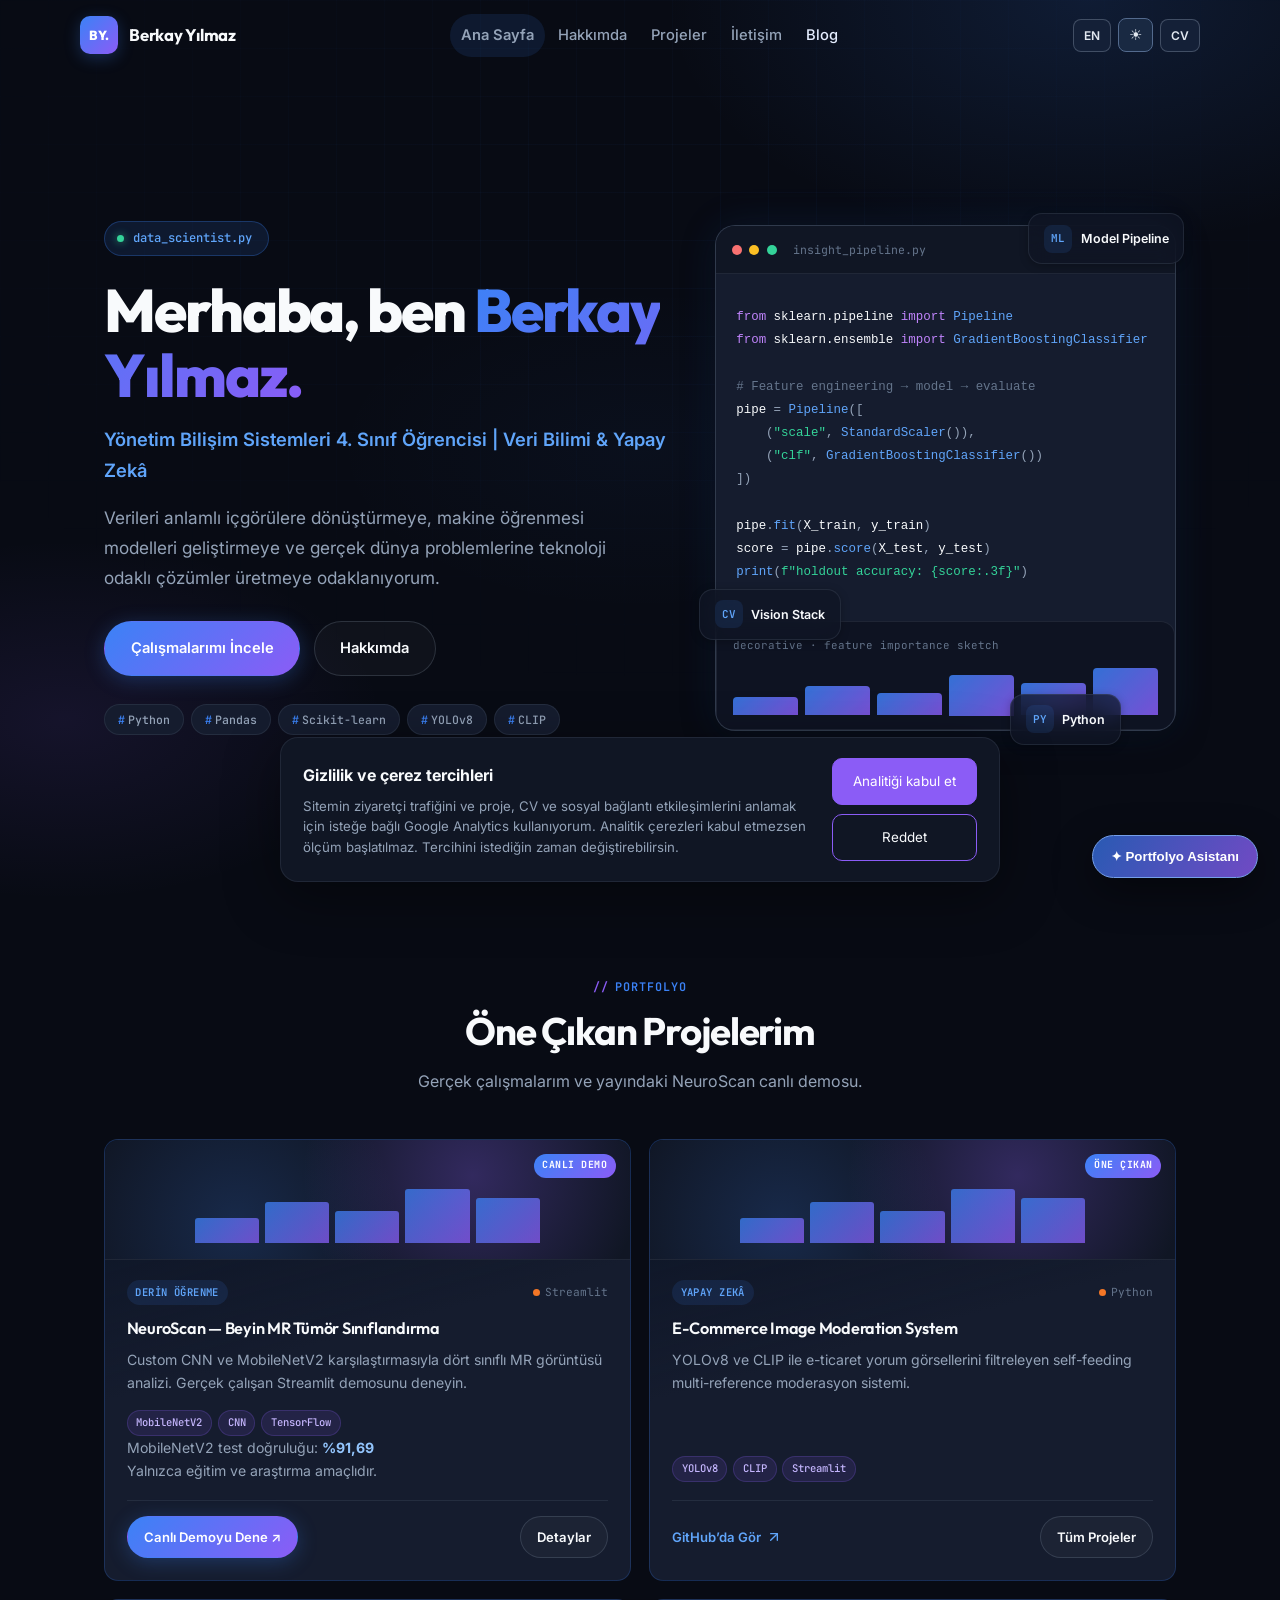
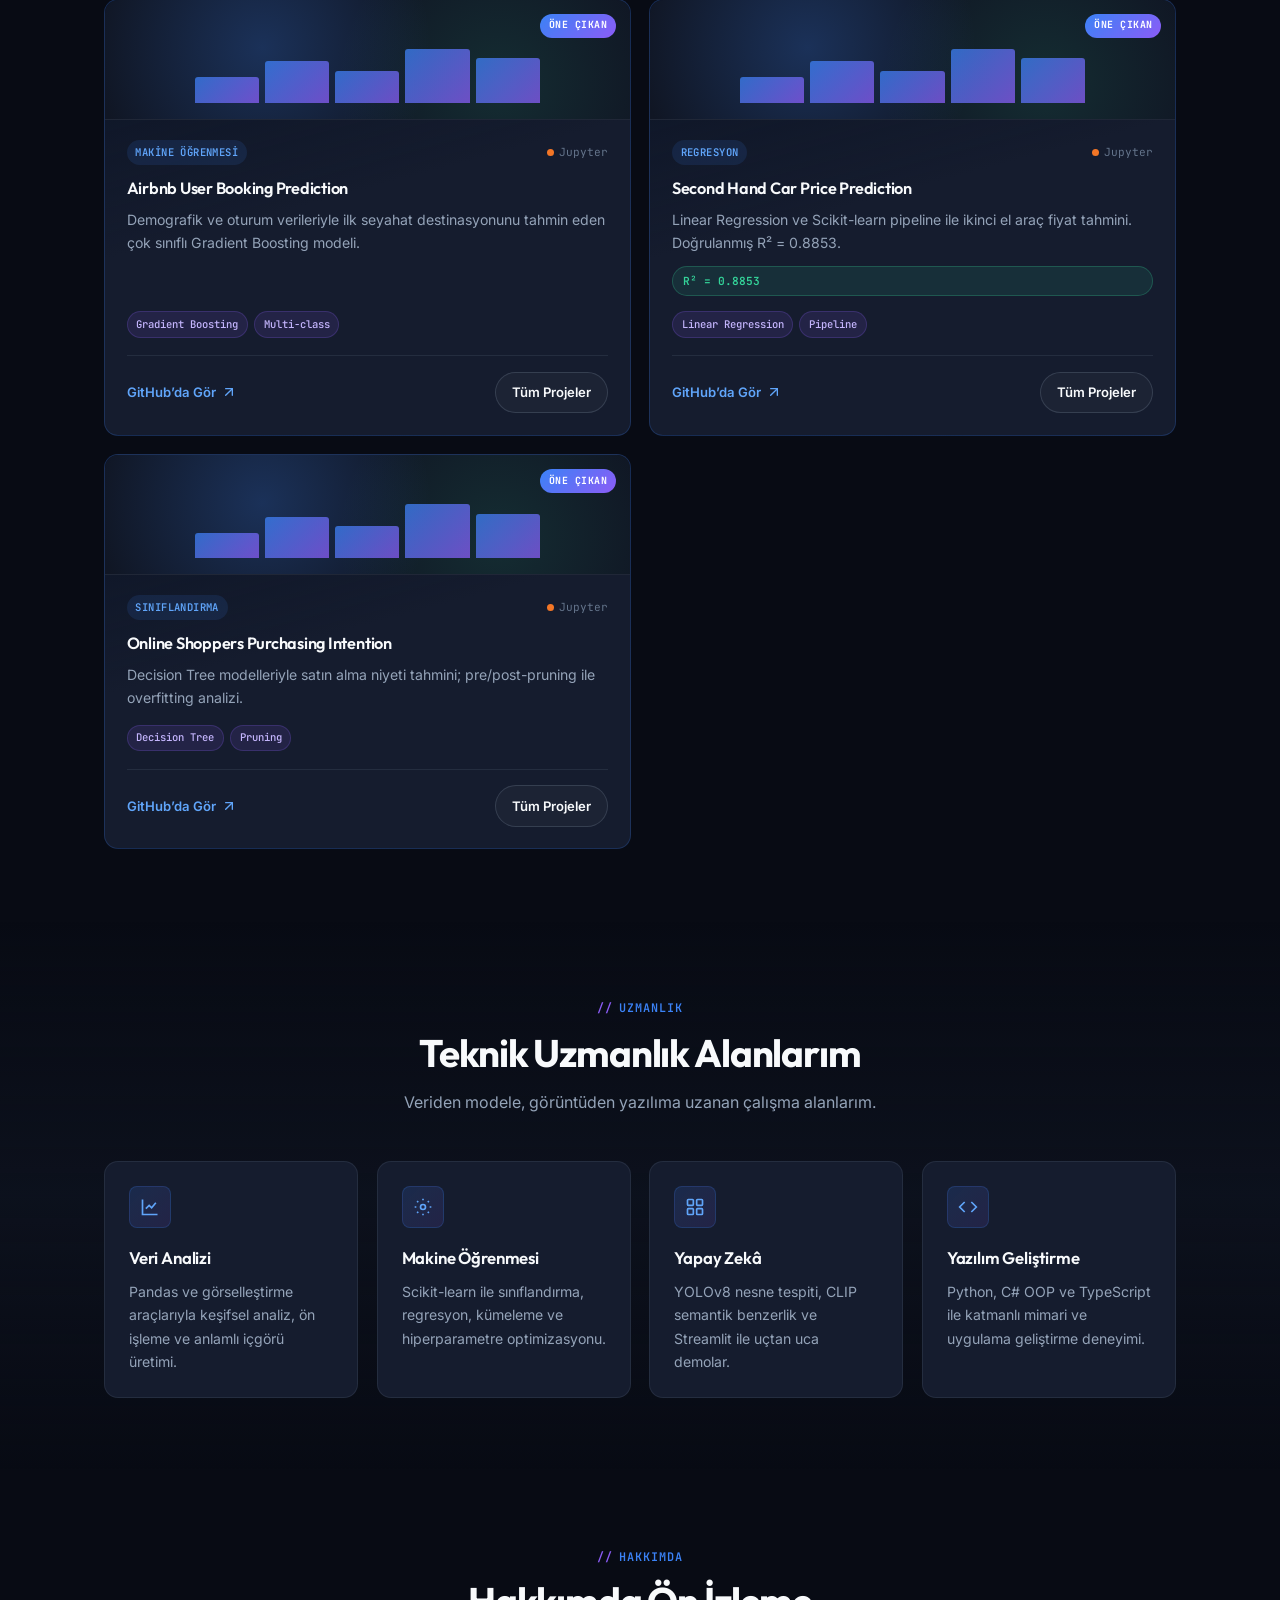
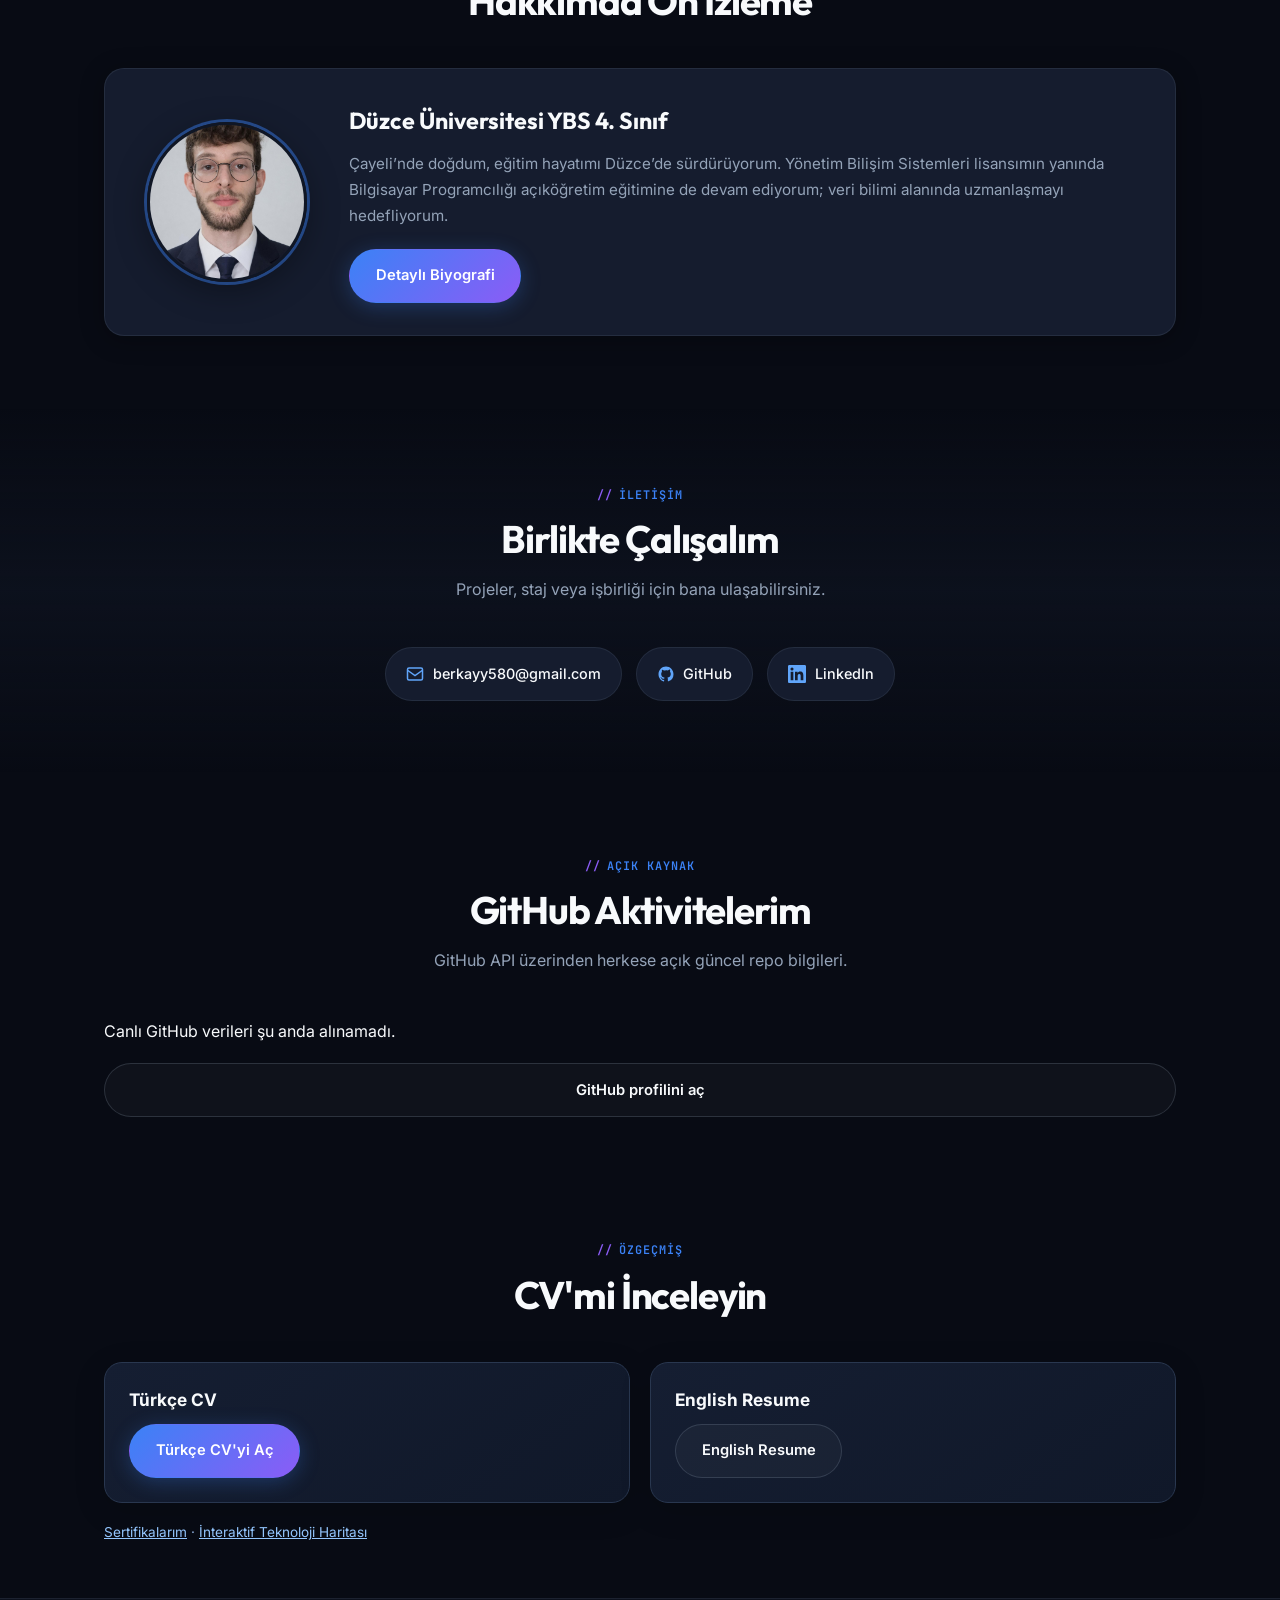
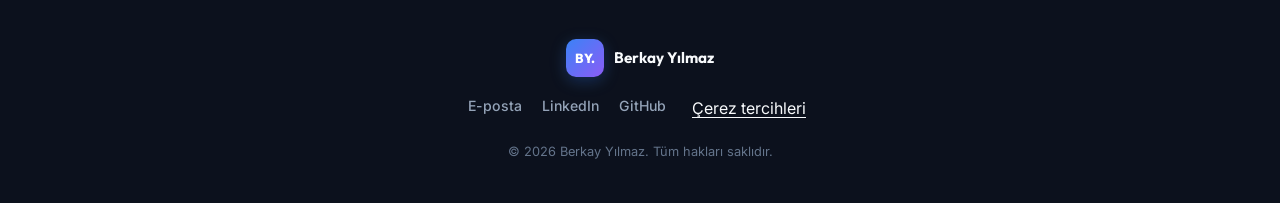
<file: index.html>
<!DOCTYPE html>

<html lang="tr">
<head><script>try{document.documentElement.dataset.theme=localStorage.getItem('berkay-theme')==='light'?'light':'dark'}catch(e){document.documentElement.dataset.theme='dark'}</script>
<meta charset="utf-8"/>
<meta content="width=device-width, initial-scale=1.0" name="viewport"/>

<meta content="Berkay Yılmaz" name="author"/>
<meta content="#080B14" name="theme-color"/>










<title>Berkay Yılmaz | Veri Bilimi ve Yapay Zekâ Portfolyosu</title>
<link href="assets/favicon.svg" rel="icon" type="image/svg+xml"/>
<link href="https://fonts.googleapis.com" rel="preconnect"/>
<link crossorigin="" href="https://fonts.gstatic.com" rel="preconnect"/>
<link href="https://fonts.googleapis.com/css2?family=Inter:wght@400;500;600&amp;family=JetBrains+Mono:wght@500&amp;family=Outfit:wght@600;700;800&amp;display=swap" rel="stylesheet"/>
<link href="style.css" rel="stylesheet"/>
<meta content="Berkay Yılmaz’ın veri bilimi, yapay zekâ ve makine öğrenmesi projelerini keşfedin. NeuroScan canlı demosu, teknik yazılar, CV ve sertifikalar." name="description"/><meta content="index, follow, max-image-preview:large" name="robots"/><link href="https://berkayylmz53.github.io/berkayyilmaz/" rel="canonical"/><meta content="website" property="og:type"/><meta content="Berkay Yılmaz Portfolio" property="og:site_name"/><meta content="tr_TR" property="og:locale"/><meta content="https://berkayylmz53.github.io/berkayyilmaz/" property="og:url"/><meta content="Berkay Yılmaz | Veri Bilimi ve Yapay Zekâ Portfolyosu" property="og:title"/><meta content="Berkay Yılmaz’ın veri bilimi, yapay zekâ ve makine öğrenmesi projelerini keşfedin. NeuroScan canlı demosu, teknik yazılar, CV ve sertifikalar." property="og:description"/><meta content="https://berkayylmz53.github.io/berkayyilmaz/profil.jpg" property="og:image"/><meta content="Berkay Yılmaz profil fotoğrafı" property="og:image:alt"/><meta content="summary" name="twitter:card"/><meta content="Berkay Yılmaz | Veri Bilimi ve Yapay Zekâ Portfolyosu" name="twitter:title"/><meta content="Berkay Yılmaz’ın veri bilimi, yapay zekâ ve makine öğrenmesi projelerini keşfedin. NeuroScan canlı demosu, teknik yazılar, CV ve sertifikalar." name="twitter:description"/><meta content="https://berkayylmz53.github.io/berkayyilmaz/profil.jpg" name="twitter:image"/><script type="application/ld+json">{"@context":"https://schema.org","@graph":[{"@type":"Person","@id":"https://berkayylmz53.github.io/berkayyilmaz/#person","name":"Berkay Yılmaz","url":"https://berkayylmz53.github.io/berkayyilmaz/","image":"https://berkayylmz53.github.io/berkayyilmaz/profil.jpg","sameAs":["https://github.com/BerkayYLMZ53","https://www.linkedin.com/in/berkay-yilmaz-253ab0292/"],"knowsAbout":["Python","Veri Bilimi","Makine Öğrenmesi","Yapay Zekâ"]},{"@type":"WebSite","@id":"https://berkayylmz53.github.io/berkayyilmaz/#website","name":"Berkay Yılmaz Portfolio","url":"https://berkayylmz53.github.io/berkayyilmaz/","inLanguage":"tr","publisher":{"@id":"https://berkayylmz53.github.io/berkayyilmaz/#person"}},{"@context":"https://schema.org","@type":"WebPage","@id":"https://berkayylmz53.github.io/berkayyilmaz/#webpage","url":"https://berkayylmz53.github.io/berkayyilmaz/","name":"Berkay Yılmaz | Veri Bilimi ve Yapay Zekâ Portfolyosu","description":"Berkay Yılmaz’ın veri bilimi, yapay zekâ ve makine öğrenmesi projelerini keşfedin. NeuroScan canlı demosu, teknik yazılar, CV ve sertifikalar.","inLanguage":"tr","isPartOf":{"@id":"https://berkayylmz53.github.io/berkayyilmaz/#website"},"about":{"@id":"https://berkayylmz53.github.io/berkayyilmaz/#person"}}]}</script></head>
<body>
<div aria-hidden="true" class="nav-overlay"></div>
<header class="site-header">
<div class="nav-inner">
<a aria-label="Berkay Yılmaz — Ana Sayfa" class="brand" href="index.html">
<span aria-hidden="true" class="brand-mono">BY.</span>
<span class="brand-text">Berkay Yılmaz</span>
</a>
<button aria-controls="primary-nav" aria-expanded="false" aria-label="Menüyü aç/kapat" class="nav-toggle-btn" type="button">
<svg aria-hidden="true" class="icon-menu" fill="none" height="22" stroke="currentColor" stroke-linecap="round" stroke-width="2" viewbox="0 0 24 24" width="22">
<line x1="3" x2="21" y1="6" y2="6"></line><line x1="3" x2="21" y1="12" y2="12"></line><line x1="3" x2="21" y1="18" y2="18"></line>
</svg>
<svg aria-hidden="true" class="icon-close" fill="none" height="22" stroke="currentColor" stroke-linecap="round" stroke-width="2" viewbox="0 0 24 24" width="22">
<line x1="6" x2="18" y1="6" y2="18"></line><line x1="6" x2="18" y1="18" y2="6"></line>
</svg>
</button>
<ul class="nav-links" id="primary-nav">
<li><a class="active" data-translate="Ana Sayfa" href="index.html">Ana Sayfa</a></li>
<li><a data-translate="Hakkımda" href="hakkimda.html">Hakkımda</a></li>
<li><a data-translate="Projeler" href="projeler.html">Projeler</a></li>
<li><a data-translate="İletişim" href="#iletisim">İletişim</a></li><li><a data-blog-en="Blog" data-blog-tr="Blog" href="blog.html">Blog</a></li>
</ul>
<div class="header-extras"><button aria-label="Switch language" class="lang-switch" id="lang-switch" type="button">EN</button><button aria-label="Açık ve koyu temayı değiştir" class="theme-switch" id="theme-switch" title="Temayı değiştir" type="button">☀</button><a class="mini-cv" href="hakkimda.html#cv">CV</a></div></div>

</header>
<main>
<section class="hero">
<div class="container hero-grid">
<div class="hero-content reveal">
<span class="hero-badge">data_scientist.py</span>
<h1>Merhaba, ben <span class="gradient-text">Berkay Yılmaz.</span></h1>
<p class="hero-role" data-translate="Yönetim Bilişim Sistemleri 4. Sınıf Öğrencisi | Veri Bilimi &amp; Yapay Zekâ">Yönetim Bilişim Sistemleri 4. Sınıf Öğrencisi | Veri Bilimi &amp; Yapay Zekâ</p>
<p class="hero-lead" data-translate="Verileri anlamlı içgörülere dönüştürmeye, makine öğrenmesi modelleri geliştirmeye ve gerçek dünya problemlerine teknoloji odaklı çözümler üretmeye odaklanıyorum.">
                        Verileri anlamlı içgörülere dönüştürmeye, makine öğrenmesi modelleri geliştirmeye
                        ve gerçek dünya problemlerine teknoloji odaklı çözümler üretmeye odaklanıyorum.
                    </p>
<div class="hero-actions">
<a class="btn btn-primary" data-translate="Çalışmalarımı İncele" href="projeler.html">Çalışmalarımı İncele</a>
<a class="btn btn-ghost" data-translate="Hakkımda" href="hakkimda.html">Hakkımda</a>
</div>
<div aria-label="Teknolojiler" class="hero-tags">
<span class="tag">Python</span>
<span class="tag">Pandas</span>
<span class="tag">Scikit-learn</span>
<span class="tag">YOLOv8</span>
<span class="tag">CLIP</span>
</div>
</div>
<div aria-hidden="true" class="hero-visual reveal reveal-delay-2">
<div class="hero-visual-glow"></div>
<div class="tech-float one"><span>ML</span> Model Pipeline</div>
<div class="tech-float two"><span>CV</span> Vision Stack</div>
<div class="tech-float three"><span>PY</span> Python</div>
<div class="code-window">
<div class="code-window-bar">
<span class="code-dot r"></span>
<span class="code-dot y"></span>
<span class="code-dot g"></span>
<span class="code-filename">insight_pipeline.py</span>
</div>
<pre class="code-body"><code><span class="kw">from</span> <span class="var">sklearn.pipeline</span> <span class="kw">import</span> <span class="fn">Pipeline</span>
<span class="kw">from</span> <span class="var">sklearn.ensemble</span> <span class="kw">import</span> <span class="fn">GradientBoostingClassifier</span>

<span class="cm"># Feature engineering → model → evaluate</span>
<span class="var">pipe</span> = <span class="fn">Pipeline</span>([
    (<span class="str">"scale"</span>, <span class="fn">StandardScaler</span>()),
    (<span class="str">"clf"</span>, <span class="fn">GradientBoostingClassifier</span>())
])

<span class="var">pipe</span>.<span class="fn">fit</span>(<span class="var">X_train</span>, <span class="var">y_train</span>)
<span class="var">score</span> = <span class="var">pipe</span>.<span class="fn">score</span>(<span class="var">X_test</span>, <span class="var">y_test</span>)
<span class="fn">print</span>(<span class="str">f"holdout accuracy: {score:.3f}"</span>)</code></pre>
<div class="mini-chart">
<div class="mini-chart-label">decorative · feature importance sketch</div>
<div class="mini-bars">
<span></span><span></span><span></span><span></span><span></span><span></span>
</div>
</div>
</div>
</div>
</div>
</section>
<section aria-labelledby="featured-heading" class="home-section">
<div class="container">
<div class="section-header reveal">
<span class="section-label">Portfolyo</span>
<h2 class="section-title" data-translate="Öne Çıkan Projelerim" id="featured-heading">Öne Çıkan Projelerim</h2>
<p class="section-desc" data-translate="Gerçek çalışmalarım ve yayındaki NeuroScan canlı demosu.">Gerçek çalışmalarım ve yayındaki NeuroScan canlı demosu.</p>
</div>
<div class="featured-grid">
<article class="project-card featured reveal reveal-delay-1">
<div class="project-visual"><span class="featured-badge">Canlı Demo</span><div class="project-visual-inner" data-theme="ai"><div aria-hidden="true" class="viz-bars"><i></i><i></i><i></i><i></i><i></i></div></div></div>
<div class="project-body">
<div class="project-card-header"><span class="project-category">Derin Öğrenme</span><span class="project-meta"><span class="project-meta-dot"></span>Streamlit</span></div>
<h3>NeuroScan — Beyin MR Tümör Sınıflandırma</h3>
<p class="project-desc" data-translate="Custom CNN ve MobileNetV2 karşılaştırmasıyla dört sınıflı MR görüntüsü analizi. Gerçek çalışan Streamlit demosunu deneyin.">Custom CNN ve MobileNetV2 karşılaştırmasıyla dört sınıflı MR görüntüsü analizi. Gerçek çalışan Streamlit demosunu deneyin.</p>
<div class="card-tags"><span class="card-tag">MobileNetV2</span><span class="card-tag">CNN</span><span class="card-tag">TensorFlow</span></div>
<p class="neuroscan-results">MobileNetV2 test doğruluğu: <strong>%91,69</strong></p>
<p class="neuroscan-disclaimer">Yalnızca eğitim ve araştırma amaçlıdır.</p>
<div class="project-card-footer"><a class="btn btn-primary btn-sm" href="https://berkay-neuroscan.streamlit.app/" rel="noopener noreferrer" target="_blank">Canlı Demoyu Dene ↗</a><a class="btn btn-ghost btn-sm" href="projeler.html">Detaylar</a></div>
</div>
</article>
<article class="project-card featured reveal reveal-delay-1">
<div class="project-visual">
<span class="featured-badge">Öne Çıkan</span>
<div class="project-visual-inner" data-theme="ai">
<div aria-hidden="true" class="viz-bars"><i></i><i></i><i></i><i></i><i></i></div>
</div>
</div>
<div class="project-body">
<div class="project-card-header">
<span class="project-category" data-translate="Yapay Zekâ">Yapay Zekâ</span>
<span class="project-meta"><span class="project-meta-dot"></span>Python</span>
</div>
<h3>E-Commerce Image Moderation System</h3>
<p class="project-desc" data-translate="YOLOv8 ve CLIP ile e-ticaret yorum görsellerini filtreleyen self-feeding multi-reference moderasyon sistemi.">YOLOv8 ve CLIP ile e-ticaret yorum görsellerini filtreleyen self-feeding multi-reference moderasyon sistemi.</p>
<div class="card-tags">
<span class="card-tag">YOLOv8</span>
<span class="card-tag">CLIP</span>
<span class="card-tag">Streamlit</span>
</div>
<div class="project-card-footer">
<a class="project-link" href="https://github.com/BerkayYLMZ53/E-Commerce-Image-Moderation-System" rel="noopener noreferrer" target="_blank">GitHub’da Gör
                                    <svg aria-hidden="true" fill="none" height="16" stroke="currentColor" stroke-linecap="round" stroke-linejoin="round" stroke-width="2" viewbox="0 0 24 24" width="16"><path d="M7 17L17 7"></path><path d="M7 7h10v10"></path></svg>
</a>
<a class="btn btn-ghost btn-sm" data-translate="Tüm Projeler" href="projeler.html">Tüm Projeler</a>
</div>
</div>
</article>
<article class="project-card featured reveal reveal-delay-2">
<div class="project-visual">
<span class="featured-badge">Öne Çıkan</span>
<div class="project-visual-inner" data-theme="ml">
<div aria-hidden="true" class="viz-bars"><i></i><i></i><i></i><i></i><i></i></div>
</div>
</div>
<div class="project-body">
<div class="project-card-header">
<span class="project-category" data-translate="Makine Öğrenmesi">Makine Öğrenmesi</span>
<span class="project-meta"><span class="project-meta-dot"></span>Jupyter</span>
</div>
<h3>Airbnb User Booking Prediction</h3>
<p class="project-desc" data-translate="Demografik ve oturum verileriyle ilk seyahat destinasyonunu tahmin eden çok sınıflı Gradient Boosting modeli.">Demografik ve oturum verileriyle ilk seyahat destinasyonunu tahmin eden çok sınıflı Gradient Boosting modeli.</p>
<div class="card-tags">
<span class="card-tag">Gradient Boosting</span>
<span class="card-tag">Multi-class</span>
</div>
<div class="project-card-footer">
<a class="project-link" href="https://github.com/BerkayYLMZ53/Airbnb-User-Booking-Prediction-" rel="noopener noreferrer" target="_blank">GitHub’da Gör
                                    <svg aria-hidden="true" fill="none" height="16" stroke="currentColor" stroke-linecap="round" stroke-linejoin="round" stroke-width="2" viewbox="0 0 24 24" width="16"><path d="M7 17L17 7"></path><path d="M7 7h10v10"></path></svg>
</a>
<a class="btn btn-ghost btn-sm" data-translate="Tüm Projeler" href="projeler.html">Tüm Projeler</a>
</div>
</div>
</article>
<article class="project-card featured reveal reveal-delay-3">
<div class="project-visual">
<span class="featured-badge">Öne Çıkan</span>
<div class="project-visual-inner" data-theme="ml">
<div aria-hidden="true" class="viz-bars"><i></i><i></i><i></i><i></i><i></i></div>
</div>
</div>
<div class="project-body">
<div class="project-card-header">
<span class="project-category">Regresyon</span>
<span class="project-meta"><span class="project-meta-dot"></span>Jupyter</span>
</div>
<h3>Second Hand Car Price Prediction</h3>
<p class="project-desc" data-translate="Linear Regression ve Scikit-learn pipeline ile ikinci el araç fiyat tahmini. Doğrulanmış R² = 0.8853.">Linear Regression ve Scikit-learn pipeline ile ikinci el araç fiyat tahmini. Doğrulanmış R² = 0.8853.</p>
<span class="metric-badge">R² = 0.8853</span>
<div class="card-tags">
<span class="card-tag">Linear Regression</span>
<span class="card-tag">Pipeline</span>
</div>
<div class="project-card-footer">
<a class="project-link" href="https://github.com/BerkayYLMZ53/Second-Hand-Car-Price-Prediction" rel="noopener noreferrer" target="_blank">GitHub’da Gör
                                    <svg aria-hidden="true" fill="none" height="16" stroke="currentColor" stroke-linecap="round" stroke-linejoin="round" stroke-width="2" viewbox="0 0 24 24" width="16"><path d="M7 17L17 7"></path><path d="M7 7h10v10"></path></svg>
</a>
<a class="btn btn-ghost btn-sm" data-translate="Tüm Projeler" href="projeler.html">Tüm Projeler</a>
</div>
</div>
</article>
<article class="project-card featured reveal reveal-delay-4">
<div class="project-visual">
<span class="featured-badge">Öne Çıkan</span>
<div class="project-visual-inner" data-theme="ml">
<div aria-hidden="true" class="viz-bars"><i></i><i></i><i></i><i></i><i></i></div>
</div>
</div>
<div class="project-body">
<div class="project-card-header">
<span class="project-category">Sınıflandırma</span>
<span class="project-meta"><span class="project-meta-dot"></span>Jupyter</span>
</div>
<h3>Online Shoppers Purchasing Intention</h3>
<p class="project-desc" data-translate="Decision Tree modelleriyle satın alma niyeti tahmini; pre/post-pruning ile overfitting analizi.">Decision Tree modelleriyle satın alma niyeti tahmini; pre/post-pruning ile overfitting analizi.</p>
<div class="card-tags">
<span class="card-tag">Decision Tree</span>
<span class="card-tag">Pruning</span>
</div>
<div class="project-card-footer">
<a class="project-link" href="https://github.com/BerkayYLMZ53/Online-Shoppers-Purchasing-Intention" rel="noopener noreferrer" target="_blank">GitHub’da Gör
                                    <svg aria-hidden="true" fill="none" height="16" stroke="currentColor" stroke-linecap="round" stroke-linejoin="round" stroke-width="2" viewbox="0 0 24 24" width="16"><path d="M7 17L17 7"></path><path d="M7 7h10v10"></path></svg>
</a>
<a class="btn btn-ghost btn-sm" data-translate="Tüm Projeler" href="projeler.html">Tüm Projeler</a>
</div>
</div>
</article>
</div>
</div>
</section>
<section aria-labelledby="expertise-heading" class="home-section alt">
<div class="container">
<div class="section-header reveal">
<span class="section-label">Uzmanlık</span>
<h2 class="section-title" data-translate="Teknik Uzmanlık Alanlarım" id="expertise-heading">Teknik Uzmanlık Alanlarım</h2>
<p class="section-desc" data-translate="Veriden modele, görüntüden yazılıma uzanan çalışma alanlarım.">Veriden modele, görüntüden yazılıma uzanan çalışma alanlarım.</p>
</div>
<div class="expertise-grid">
<article class="expertise-card reveal reveal-delay-1">
<div aria-hidden="true" class="expertise-icon">
<svg fill="none" height="20" stroke="currentColor" stroke-width="2" viewbox="0 0 24 24" width="20"><path d="M3 3v18h18"></path><path d="M7 14l4-4 3 3 5-6"></path></svg>
</div>
<h3 data-translate="Veri Analizi">Veri Analizi</h3>
<p data-translate="Pandas ve görselleştirme araçlarıyla keşifsel analiz, ön işleme ve anlamlı içgörü üretimi.">Pandas ve görselleştirme araçlarıyla keşifsel analiz, ön işleme ve anlamlı içgörü üretimi.</p>
</article>
<article class="expertise-card reveal reveal-delay-2">
<div aria-hidden="true" class="expertise-icon">
<svg fill="none" height="20" stroke="currentColor" stroke-width="2" viewbox="0 0 24 24" width="20"><circle cx="12" cy="12" r="3"></circle><path d="M12 2v2M12 20v2M4.9 4.9l1.4 1.4M17.7 17.7l1.4 1.4M2 12h2M20 12h2M4.9 19.1l1.4-1.4M17.7 6.3l1.4-1.4"></path></svg>
</div>
<h3 data-translate="Makine Öğrenmesi">Makine Öğrenmesi</h3>
<p>Scikit-learn ile sınıflandırma, regresyon, kümeleme ve hiperparametre optimizasyonu.</p>
</article>
<article class="expertise-card reveal reveal-delay-3">
<div aria-hidden="true" class="expertise-icon">
<svg fill="none" height="20" stroke="currentColor" stroke-width="2" viewbox="0 0 24 24" width="20"><rect height="7" rx="1" width="7" x="3" y="3"></rect><rect height="7" rx="1" width="7" x="14" y="3"></rect><rect height="7" rx="1" width="7" x="3" y="14"></rect><rect height="7" rx="1" width="7" x="14" y="14"></rect></svg>
</div>
<h3 data-translate="Yapay Zekâ">Yapay Zekâ</h3>
<p>YOLOv8 nesne tespiti, CLIP semantik benzerlik ve Streamlit ile uçtan uca demolar.</p>
</article>
<article class="expertise-card reveal reveal-delay-4">
<div aria-hidden="true" class="expertise-icon">
<svg fill="none" height="20" stroke="currentColor" stroke-width="2" viewbox="0 0 24 24" width="20"><polyline points="16 18 22 12 16 6"></polyline><polyline points="8 6 2 12 8 18"></polyline></svg>
</div>
<h3 data-translate="Yazılım Geliştirme">Yazılım Geliştirme</h3>
<p>Python, C# OOP ve TypeScript ile katmanlı mimari ve uygulama geliştirme deneyimi.</p>
</article>
</div>
</div>
</section>
<section aria-labelledby="about-preview-heading" class="home-section">
<div class="container">
<div class="section-header reveal">
<span class="section-label" data-translate="Hakkımda">Hakkımda</span>
<h2 class="section-title" data-translate="Hakkımda Ön İzleme" id="about-preview-heading">Hakkımda Ön İzleme</h2>
</div>
<div class="about-preview reveal">
<img alt="Berkay Yılmaz profil fotoğrafı" class="about-preview-img" height="160" loading="lazy" src="profil.jpg" width="160"/>
<div>
<h3 data-translate="Düzce Üniversitesi YBS 4. Sınıf">Düzce Üniversitesi YBS 4. Sınıf</h3>
<p data-translate="Çayeli’nde doğdum, eğitim hayatımı Düzce’de sürdürüyorum. Yönetim Bilişim Sistemleri lisansımın yanında Bilgisayar Programcılığı açıköğretim eğitimine de devam ediyorum; veri bilimi alanında uzmanlaşmayı hedefliyorum.">
                            Çayeli’nde doğdum, eğitim hayatımı Düzce’de sürdürüyorum. Yönetim Bilişim Sistemleri
                            lisansımın yanında Bilgisayar Programcılığı açıköğretim eğitimine de devam ediyorum;
                            veri bilimi alanında uzmanlaşmayı hedefliyorum.
                        </p>
<a class="btn btn-primary" href="hakkimda.html">Detaylı Biyografi</a>
</div>
</div>
</div>
</section>
<section aria-labelledby="contact-heading" class="home-section alt contact-section" id="iletisim">
<div class="container">
<div class="section-header reveal">
<span class="section-label" data-translate="İletişim">İletişim</span>
<h2 class="section-title" data-translate="Birlikte Çalışalım" id="contact-heading">Birlikte Çalışalım</h2>
<p class="section-desc" data-translate="Projeler, staj veya işbirliği için bana ulaşabilirsiniz.">Projeler, staj veya işbirliği için bana ulaşabilirsiniz.</p>
</div>
<div class="contact-links reveal">
<a class="contact-chip" href="mailto:berkayy580@gmail.com">
<svg aria-hidden="true" fill="none" height="18" stroke="currentColor" stroke-width="2" viewbox="0 0 24 24" width="18"><rect height="16" rx="2" width="20" x="2" y="4"></rect><path d="M22 7l-10 7L2 7"></path></svg>
                        berkayy580@gmail.com
                    </a>
<a class="contact-chip" href="https://github.com/BerkayYLMZ53" rel="noopener noreferrer" target="_blank">
<svg aria-hidden="true" fill="currentColor" height="18" viewbox="0 0 24 24" width="18"><path d="M12 2C6.477 2 2 6.586 2 12.253c0 4.53 2.865 8.367 6.839 9.722.5.094.682-.222.682-.482 0-.237-.009-.866-.013-1.7-2.782.617-3.369-1.37-3.369-1.37-.454-1.18-1.11-1.494-1.11-1.494-.908-.635.069-.622.069-.622 1.003.072 1.53 1.056 1.53 1.056.892 1.562 2.341 1.111 2.91.85.091-.66.35-1.111.636-1.367-2.22-.258-4.555-1.138-4.555-5.066 0-1.12.39-2.035 1.029-2.752-.103-.258-.446-1.298.098-2.705 0 0 .84-.276 2.75 1.05A9.35 9.35 0 0112 6.84c.85.004 1.705.117 2.504.343 1.909-1.326 2.747-1.05 2.747-1.05.546 1.407.203 2.447.1 2.705.64.717 1.028 1.632 1.028 2.752 0 3.938-2.339 4.805-4.566 5.058.359.316.679.94.679 1.895 0 1.368-.012 2.47-.012 2.806 0 .263.18.58.688.481A10.27 10.27 0 0022 12.253C22 6.586 17.523 2 12 2z"></path></svg>
                        GitHub
                    </a>
<a class="contact-chip" href="https://www.linkedin.com/in/berkay-yilmaz-253ab0292/" rel="noopener noreferrer" target="_blank">
<svg aria-hidden="true" fill="currentColor" height="18" viewbox="0 0 24 24" width="18"><path d="M20.447 20.452h-3.554v-5.569c0-1.328-.027-3.037-1.852-3.037-1.853 0-2.136 1.445-2.136 2.939v5.667H9.351V9h3.414v1.561h.046c.477-.9 1.637-1.85 3.37-1.85 3.601 0 4.267 2.37 4.267 5.455v6.286zM5.337 7.433a2.062 2.062 0 01-2.063-2.065 2.064 2.064 0 112.063 2.065zm1.782 13.019H3.555V9h3.564v11.452zM22.225 0H1.771C.792 0 0 .774 0 1.729v20.542C0 23.227.792 24 1.771 24h20.451C23.2 24 24 23.227 24 22.271V1.729C24 .774 23.2 0 22.222 0h.003z"></path></svg>
                        LinkedIn
                    </a>
</div>
</div>
</section>
<section class="extras-section container" id="github-aktivite"><div class="section-header"><span class="section-label" data-i18n="githubLabel">Açık kaynak</span><h2 class="section-title" data-i18n="githubTitle">GitHub Aktivitelerim</h2><p class="section-desc" data-i18n="githubDesc">GitHub API üzerinden herkese açık güncel repo bilgileri.</p></div><div aria-live="polite" class="github-cards" id="github-stats"><p>GitHub bilgileri yükleniyor…</p></div><div class="feature-grid" id="github-repos"></div></section>
<section class="extras-section container" id="cv-onizleme"><div class="section-header"><span class="section-label" data-i18n="cvLabel">Özgeçmiş</span><h2 class="section-title" data-i18n="cvTitle">CV'mi İnceleyin</h2></div><div class="feature-grid cv-grid"><article class="info-card"><h3 data-translate="Türkçe CV">Türkçe CV</h3><a class="btn btn-primary" data-i18n="viewTrCv" href="assets/cv/Berkay_Yilmaz_CV_TR.pdf" rel="noopener" target="_blank">Türkçe CV'yi Aç</a></article><article class="info-card"><h3>English Resume</h3><a class="btn btn-ghost" data-i18n="viewEnCv" href="assets/cv/Berkay_Yilmaz_Resume_EN.pdf" rel="noopener" target="_blank">English Resume</a></article></div><p class="small-note"><a data-i18n="certTitle" href="hakkimda.html#sertifikalar">Sertifikalarım</a> · <a data-i18n="techTitle" href="hakkimda.html#teknoloji-haritasi">İnteraktif Teknoloji Haritası</a></p></section>
</main>
<footer class="site-footer">
<div class="footer-inner">
<div class="footer-brand">
<span aria-hidden="true" class="brand-mono">BY.</span>
                Berkay Yılmaz
            </div>
<div class="footer-links">
<a data-translate="E-posta" href="mailto:berkayy580@gmail.com">E-posta</a>
<a href="https://www.linkedin.com/in/berkay-yilmaz-253ab0292/" rel="noopener noreferrer" target="_blank">LinkedIn</a>
<a href="https://github.com/BerkayYLMZ53" rel="noopener noreferrer" target="_blank">GitHub</a>
</div>
<p class="footer-copy">© <span data-year="">2026</span> Berkay Yılmaz. Tüm hakları saklıdır.</p>
</div>
</footer>
<button aria-controls="assistant-panel" aria-expanded="false" data-i18n="assistantButton" id="assistant-launch" type="button">✦ Portfolyo Asistanı</button><aside aria-label="Portfolyo bilgi asistanı" hidden="" id="assistant-panel"><div class="assistant-head"><strong data-i18n="assistantTitle">Berkay · Portfolyo Rehberi</strong><button aria-label="Sohbeti kapat" id="assistant-close" type="button">×</button></div><p class="assistant-context" data-i18n="assistantNotice">Site ve projeler hakkındaki kayıtlı bilgileri arar; gerçek bir üretken yapay zekâ modeli değildir.</p><div aria-live="polite" id="assistant-messages" role="log"></div><div class="assistant-suggestions"><button data-question="Berkay hangi teknolojileri biliyor?">Teknolojiler</button><button data-question="Hangi projeleri geliştirdi?" data-translate="Projeler">Projeler</button><button data-question="Sertifikaları neler?">Sertifikalar</button></div><form id="assistant-form"><label class="sr-only" data-translate="Sorunuz" for="assistant-input">Sorunuz</label><input id="assistant-input" maxlength="250" placeholder="Berkay hakkında soru sor…" required=""/><button aria-label="Gönder" type="submit">➤</button></form></aside>
<script defer="" src="script.js"></script>
<script defer="" src="enhancements.js"></script>
<script defer="" src="theme.js"></script>
<script defer src="analytics-consent.js"></script>
</body>
</html>
</file>
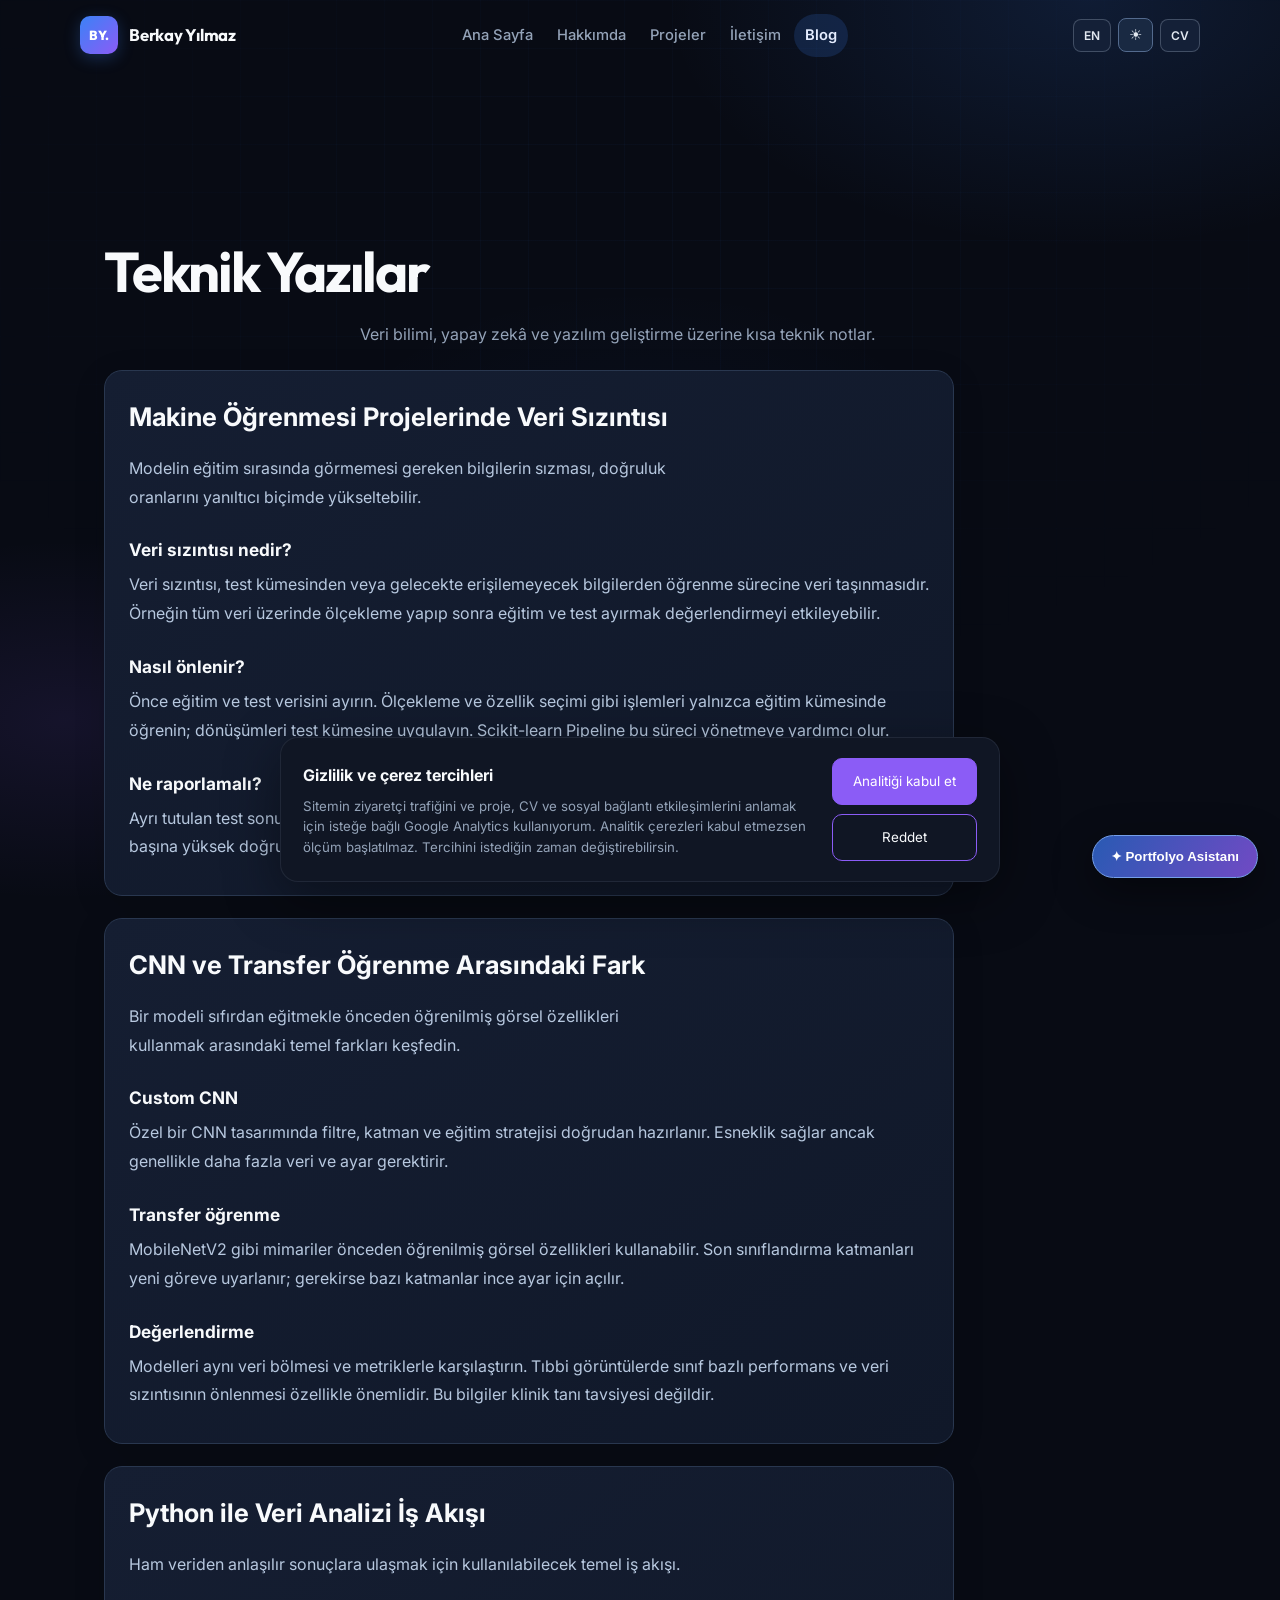
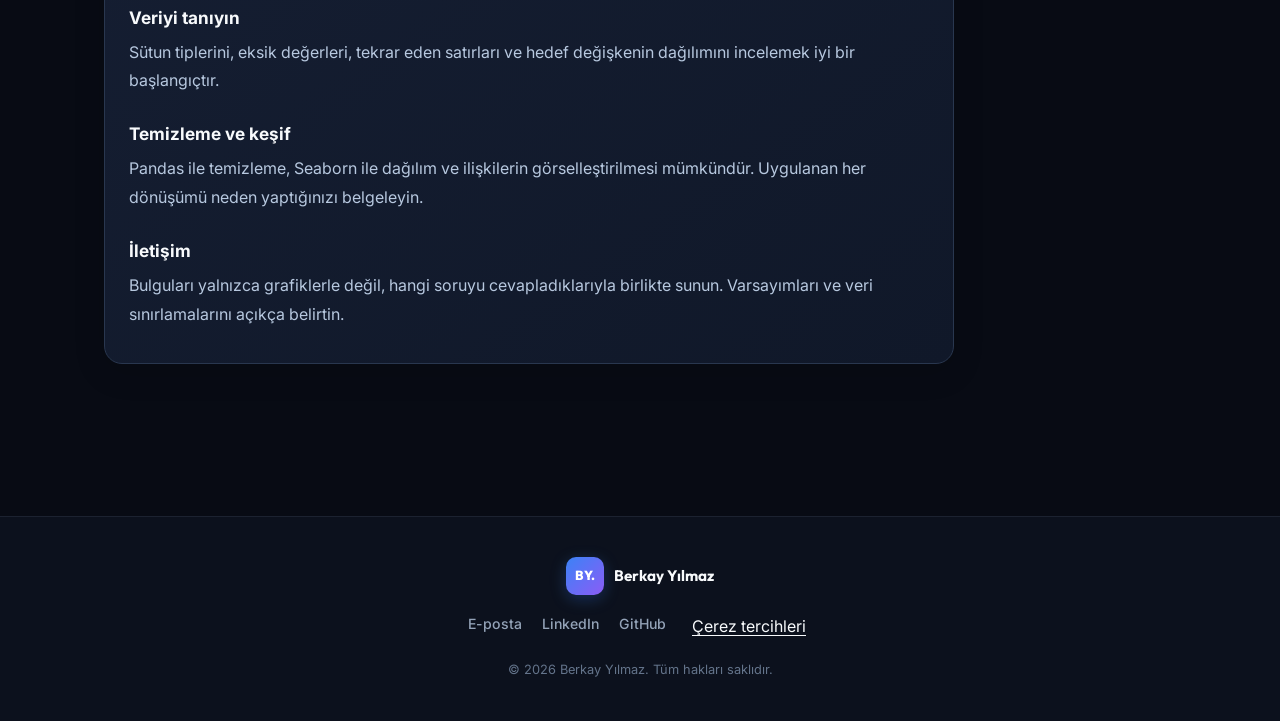
<file: blog.html>
<!DOCTYPE html>

<html lang="tr">
<head><script>try{document.documentElement.dataset.theme=localStorage.getItem('berkay-theme')==='light'?'light':'dark'}catch(e){document.documentElement.dataset.theme='dark'}</script>
<meta charset="utf-8"/>
<meta content="width=device-width, initial-scale=1.0" name="viewport"/>

<meta content="Berkay Yılmaz" name="author"/>
<meta content="#080B14" name="theme-color"/>










<title>Veri Bilimi ve Yapay Zekâ Blogu | Berkay Yılmaz</title>
<link href="assets/favicon.svg" rel="icon" type="image/svg+xml"/>
<link href="https://fonts.googleapis.com" rel="preconnect"/>
<link crossorigin="" href="https://fonts.gstatic.com" rel="preconnect"/>
<link href="https://fonts.googleapis.com/css2?family=Inter:wght@400;500;600&amp;family=JetBrains+Mono:wght@500&amp;family=Outfit:wght@600;700;800&amp;display=swap" rel="stylesheet"/>
<link href="style.css" rel="stylesheet"/>
<meta content="Makine öğrenmesinde veri sızıntısı, CNN ve transfer öğrenme, Python ile veri analizi üzerine Berkay Yılmaz’ın teknik blog yazıları." name="description"/><meta content="index, follow, max-image-preview:large" name="robots"/><link href="https://berkayylmz53.github.io/berkayyilmaz/blog.html" rel="canonical"/><meta content="website" property="og:type"/><meta content="Berkay Yılmaz Portfolio" property="og:site_name"/><meta content="tr_TR" property="og:locale"/><meta content="https://berkayylmz53.github.io/berkayyilmaz/blog.html" property="og:url"/><meta content="Veri Bilimi ve Yapay Zekâ Blogu | Berkay Yılmaz" property="og:title"/><meta content="Makine öğrenmesinde veri sızıntısı, CNN ve transfer öğrenme, Python ile veri analizi üzerine Berkay Yılmaz’ın teknik blog yazıları." property="og:description"/><meta content="https://berkayylmz53.github.io/berkayyilmaz/profil.jpg" property="og:image"/><meta content="Berkay Yılmaz profil fotoğrafı" property="og:image:alt"/><meta content="summary" name="twitter:card"/><meta content="Veri Bilimi ve Yapay Zekâ Blogu | Berkay Yılmaz" name="twitter:title"/><meta content="Makine öğrenmesinde veri sızıntısı, CNN ve transfer öğrenme, Python ile veri analizi üzerine Berkay Yılmaz’ın teknik blog yazıları." name="twitter:description"/><meta content="https://berkayylmz53.github.io/berkayyilmaz/profil.jpg" name="twitter:image"/><script type="application/ld+json">{"@context":"https://schema.org","@type":"CollectionPage","@id":"https://berkayylmz53.github.io/berkayyilmaz/blog.html#webpage","url":"https://berkayylmz53.github.io/berkayyilmaz/blog.html","name":"Veri Bilimi ve Yapay Zekâ Blogu | Berkay Yılmaz","description":"Makine öğrenmesinde veri sızıntısı, CNN ve transfer öğrenme, Python ile veri analizi üzerine Berkay Yılmaz’ın teknik blog yazıları.","inLanguage":"tr","isPartOf":{"@id":"https://berkayylmz53.github.io/berkayyilmaz/#website"},"about":{"@id":"https://berkayylmz53.github.io/berkayyilmaz/#person"}}</script></head>
<body>
<div aria-hidden="true" class="nav-overlay"></div>
<header class="site-header">
<div class="nav-inner">
<a aria-label="Berkay Yılmaz — Ana Sayfa" class="brand" href="index.html">
<span aria-hidden="true" class="brand-mono">BY.</span>
<span class="brand-text">Berkay Yılmaz</span>
</a>
<button aria-controls="primary-nav" aria-expanded="false" aria-label="Menüyü aç/kapat" class="nav-toggle-btn" type="button">
<svg aria-hidden="true" class="icon-menu" fill="none" height="22" stroke="currentColor" stroke-linecap="round" stroke-width="2" viewbox="0 0 24 24" width="22">
<line x1="3" x2="21" y1="6" y2="6"></line><line x1="3" x2="21" y1="12" y2="12"></line><line x1="3" x2="21" y1="18" y2="18"></line>
</svg>
<svg aria-hidden="true" class="icon-close" fill="none" height="22" stroke="currentColor" stroke-linecap="round" stroke-width="2" viewbox="0 0 24 24" width="22">
<line x1="6" x2="18" y1="6" y2="18"></line><line x1="6" x2="18" y1="18" y2="6"></line>
</svg>
</button>
<ul class="nav-links" id="primary-nav">
<li><a class="" data-translate="Ana Sayfa" href="index.html">Ana Sayfa</a></li>
<li><a class="" data-translate="Hakkımda" href="hakkimda.html">Hakkımda</a></li>
<li><a class="" data-translate="Projeler" href="projeler.html">Projeler</a></li>
<li><a class="" data-translate="İletişim" href="index.html#iletisim">İletişim</a></li><li><a class="active" href="blog.html">Blog</a></li>
</ul>
<div class="header-extras"><button aria-label="Switch language" class="lang-switch" id="lang-switch" type="button">EN</button><button aria-label="Açık ve koyu temayı değiştir" class="theme-switch" id="theme-switch" title="Temayı değiştir" type="button">☀</button><a class="mini-cv" href="hakkimda.html#cv">CV</a></div></div>

</header>
<main class="blog-main" id="content"><section class="container extras-section"><h1 data-blog-en="Technical Articles" data-blog-tr="Teknik Yazılar">Teknik Yazılar</h1><p class="section-desc" data-blog-en="Short technical notes on data science, AI and software development." data-blog-tr="Veri bilimi, yapay zekâ ve yazılım geliştirme üzerine kısa teknik notlar.">Veri bilimi, yapay zekâ ve yazılım geliştirme üzerine kısa teknik notlar.</p><article class="info-card blog-article" id="ml"><h2 data-blog-en="Data Leakage in Machine Learning Projects" data-blog-tr="Makine Öğrenmesi Projelerinde Veri Sızıntısı">Makine Öğrenmesi Projelerinde Veri Sızıntısı</h2><p class="section-desc" data-blog-en="When test information leaks into training, accuracy can look better than a model’s real-world performance." data-blog-tr="Modelin eğitim sırasında görmemesi gereken bilgilerin sızması, doğruluk oranlarını yanıltıcı biçimde yükseltebilir.">Modelin eğitim sırasında görmemesi gereken bilgilerin sızması, doğruluk oranlarını yanıltıcı biçimde yükseltebilir.</p><h3 data-blog-en="What is data leakage?" data-blog-tr="Veri sızıntısı nedir?">Veri sızıntısı nedir?</h3><p data-blog-en="Data leakage happens when training inadvertently uses information from a test set or the future. For example, scaling all data before splitting may contaminate evaluation." data-blog-tr="Veri sızıntısı, test kümesinden veya gelecekte erişilemeyecek bilgilerden öğrenme sürecine veri taşınmasıdır. Örneğin tüm veri üzerinde ölçekleme yapıp sonra eğitim ve test ayırmak değerlendirmeyi etkileyebilir.">Veri sızıntısı, test kümesinden veya gelecekte erişilemeyecek bilgilerden öğrenme sürecine veri taşınmasıdır. Örneğin tüm veri üzerinde ölçekleme yapıp sonra eğitim ve test ayırmak değerlendirmeyi etkileyebilir.</p><h3 data-blog-en="How can it be prevented?" data-blog-tr="Nasıl önlenir?">Nasıl önlenir?</h3><p data-blog-en="Split train and test data first. Fit preprocessing and feature selection only on the training split, then transform the test set. Scikit-learn pipelines help manage this safely." data-blog-tr="Önce eğitim ve test verisini ayırın. Ölçekleme ve özellik seçimi gibi işlemleri yalnızca eğitim kümesinde öğrenin; dönüşümleri test kümesine uygulayın. Scikit-learn Pipeline bu süreci yönetmeye yardımcı olur.">Önce eğitim ve test verisini ayırın. Ölçekleme ve özellik seçimi gibi işlemleri yalnızca eğitim kümesinde öğrenin; dönüşümleri test kümesine uygulayın. Scikit-learn Pipeline bu süreci yönetmeye yardımcı olur.</p><h3 data-blog-en="What should you report?" data-blog-tr="Ne raporlamalı?">Ne raporlamalı?</h3><p data-blog-en="Report the held-out test result, splitting approach, class balance and appropriate evaluation metrics. High accuracy alone does not always imply reliable performance." data-blog-tr="Ayrı tutulan test sonucu, veri bölme yöntemi, sınıf dengesi ve uygun metrikler birlikte açıklanmalıdır. Tek başına yüksek doğruluk her zaman güvenilir performans anlamına gelmez.">Ayrı tutulan test sonucu, veri bölme yöntemi, sınıf dengesi ve uygun metrikler birlikte açıklanmalıdır. Tek başına yüksek doğruluk her zaman güvenilir performans anlamına gelmez.</p></article><article class="info-card blog-article" id="cnn"><h2 data-blog-en="CNNs vs Transfer Learning" data-blog-tr="CNN ve Transfer Öğrenme Arasındaki Fark">CNN ve Transfer Öğrenme Arasındaki Fark</h2><p class="section-desc" data-blog-en="Explore the difference between training a CNN from scratch and reusing pretrained visual features." data-blog-tr="Bir modeli sıfırdan eğitmekle önceden öğrenilmiş görsel özellikleri kullanmak arasındaki temel farkları keşfedin.">Bir modeli sıfırdan eğitmekle önceden öğrenilmiş görsel özellikleri kullanmak arasındaki temel farkları keşfedin.</p><h3 data-blog-en="Custom CNN" data-blog-tr="Custom CNN">Custom CNN</h3><p data-blog-en="A custom CNN gives you direct control of layers, filters and training strategy. This offers flexibility but usually requires more data and tuning." data-blog-tr="Özel bir CNN tasarımında filtre, katman ve eğitim stratejisi doğrudan hazırlanır. Esneklik sağlar ancak genellikle daha fazla veri ve ayar gerektirir.">Özel bir CNN tasarımında filtre, katman ve eğitim stratejisi doğrudan hazırlanır. Esneklik sağlar ancak genellikle daha fazla veri ve ayar gerektirir.</p><h3 data-blog-en="Transfer learning" data-blog-tr="Transfer öğrenme">Transfer öğrenme</h3><p data-blog-en="Architectures such as MobileNetV2 can reuse pretrained image representations. Their classification layers are adapted to a new task, with optional fine-tuning." data-blog-tr="MobileNetV2 gibi mimariler önceden öğrenilmiş görsel özellikleri kullanabilir. Son sınıflandırma katmanları yeni göreve uyarlanır; gerekirse bazı katmanlar ince ayar için açılır.">MobileNetV2 gibi mimariler önceden öğrenilmiş görsel özellikleri kullanabilir. Son sınıflandırma katmanları yeni göreve uyarlanır; gerekirse bazı katmanlar ince ayar için açılır.</p><h3 data-blog-en="Evaluation" data-blog-tr="Değerlendirme">Değerlendirme</h3><p data-blog-en="Compare models with the same data split and metrics. Per-class performance and leakage prevention matter especially in medical imaging. This is not clinical diagnostic advice." data-blog-tr="Modelleri aynı veri bölmesi ve metriklerle karşılaştırın. Tıbbi görüntülerde sınıf bazlı performans ve veri sızıntısının önlenmesi özellikle önemlidir. Bu bilgiler klinik tanı tavsiyesi değildir.">Modelleri aynı veri bölmesi ve metriklerle karşılaştırın. Tıbbi görüntülerde sınıf bazlı performans ve veri sızıntısının önlenmesi özellikle önemlidir. Bu bilgiler klinik tanı tavsiyesi değildir.</p></article><article class="info-card blog-article" id="python"><h2 data-blog-en="A Practical Python Data Analysis Workflow" data-blog-tr="Python ile Veri Analizi İş Akışı">Python ile Veri Analizi İş Akışı</h2><p class="section-desc" data-blog-en="A practical workflow for moving from raw datasets to understandable insights." data-blog-tr="Ham veriden anlaşılır sonuçlara ulaşmak için kullanılabilecek temel iş akışı.">Ham veriden anlaşılır sonuçlara ulaşmak için kullanılabilecek temel iş akışı.</p><h3 data-blog-en="Explore the data" data-blog-tr="Veriyi tanıyın">Veriyi tanıyın</h3><p data-blog-en="Start by inspecting column types, missing values, duplicated rows and the target distribution." data-blog-tr="Sütun tiplerini, eksik değerleri, tekrar eden satırları ve hedef değişkenin dağılımını incelemek iyi bir başlangıçtır.">Sütun tiplerini, eksik değerleri, tekrar eden satırları ve hedef değişkenin dağılımını incelemek iyi bir başlangıçtır.</p><h3 data-blog-en="Cleaning and exploration" data-blog-tr="Temizleme ve keşif">Temizleme ve keşif</h3><p data-blog-en="Use Pandas for cleaning and Seaborn to visualise distributions and relationships. Document why each transformation was applied." data-blog-tr="Pandas ile temizleme, Seaborn ile dağılım ve ilişkilerin görselleştirilmesi mümkündür. Uygulanan her dönüşümü neden yaptığınızı belgeleyin.">Pandas ile temizleme, Seaborn ile dağılım ve ilişkilerin görselleştirilmesi mümkündür. Uygulanan her dönüşümü neden yaptığınızı belgeleyin.</p><h3 data-blog-en="Communication" data-blog-tr="İletişim">İletişim</h3><p data-blog-en="Show not just charts but which questions they answer. State assumptions and data limitations clearly." data-blog-tr="Bulguları yalnızca grafiklerle değil, hangi soruyu cevapladıklarıyla birlikte sunun. Varsayımları ve veri sınırlamalarını açıkça belirtin.">Bulguları yalnızca grafiklerle değil, hangi soruyu cevapladıklarıyla birlikte sunun. Varsayımları ve veri sınırlamalarını açıkça belirtin.</p></article></section></main>
<footer class="site-footer">
<div class="footer-inner">
<div class="footer-brand">
<span aria-hidden="true" class="brand-mono">BY.</span>
                Berkay Yılmaz
            </div>
<div class="footer-links">
<a data-translate="E-posta" href="mailto:berkayy580@gmail.com">E-posta</a>
<a href="https://www.linkedin.com/in/berkay-yilmaz-253ab0292/" rel="noopener noreferrer" target="_blank">LinkedIn</a>
<a href="https://github.com/BerkayYLMZ53" rel="noopener noreferrer" target="_blank">GitHub</a>
</div>
<p class="footer-copy">© <span data-year="">2026</span> Berkay Yılmaz. Tüm hakları saklıdır.</p>
</div>
</footer>
<button aria-controls="assistant-panel" aria-expanded="false" data-i18n="assistantButton" id="assistant-launch" type="button">✦ Portfolyo Asistanı</button><aside aria-label="Portfolyo bilgi asistanı" hidden="" id="assistant-panel"><div class="assistant-head"><strong data-i18n="assistantTitle">Berkay · Portfolyo Rehberi</strong><button aria-label="Sohbeti kapat" id="assistant-close" type="button">×</button></div><p class="assistant-context" data-i18n="assistantNotice">Site ve projeler hakkındaki kayıtlı bilgileri arar; gerçek bir üretken yapay zekâ modeli değildir.</p><div aria-live="polite" id="assistant-messages" role="log"></div><div class="assistant-suggestions"><button data-question="Berkay hangi teknolojileri biliyor?">Teknolojiler</button><button data-question="Hangi projeleri geliştirdi?" data-translate="Projeler">Projeler</button><button data-question="Sertifikaları neler?">Sertifikalar</button></div><form id="assistant-form"><label class="sr-only" data-translate="Sorunuz" for="assistant-input">Sorunuz</label><input id="assistant-input" maxlength="250" placeholder="Berkay hakkında soru sor…" required=""/><button aria-label="Gönder" type="submit">➤</button></form></aside>
<script defer="" src="script.js"></script>
<script defer="" src="enhancements.js"></script>
<script defer="" src="theme.js"></script>
<script defer src="analytics-consent.js"></script>
</body>
</html>
</file>
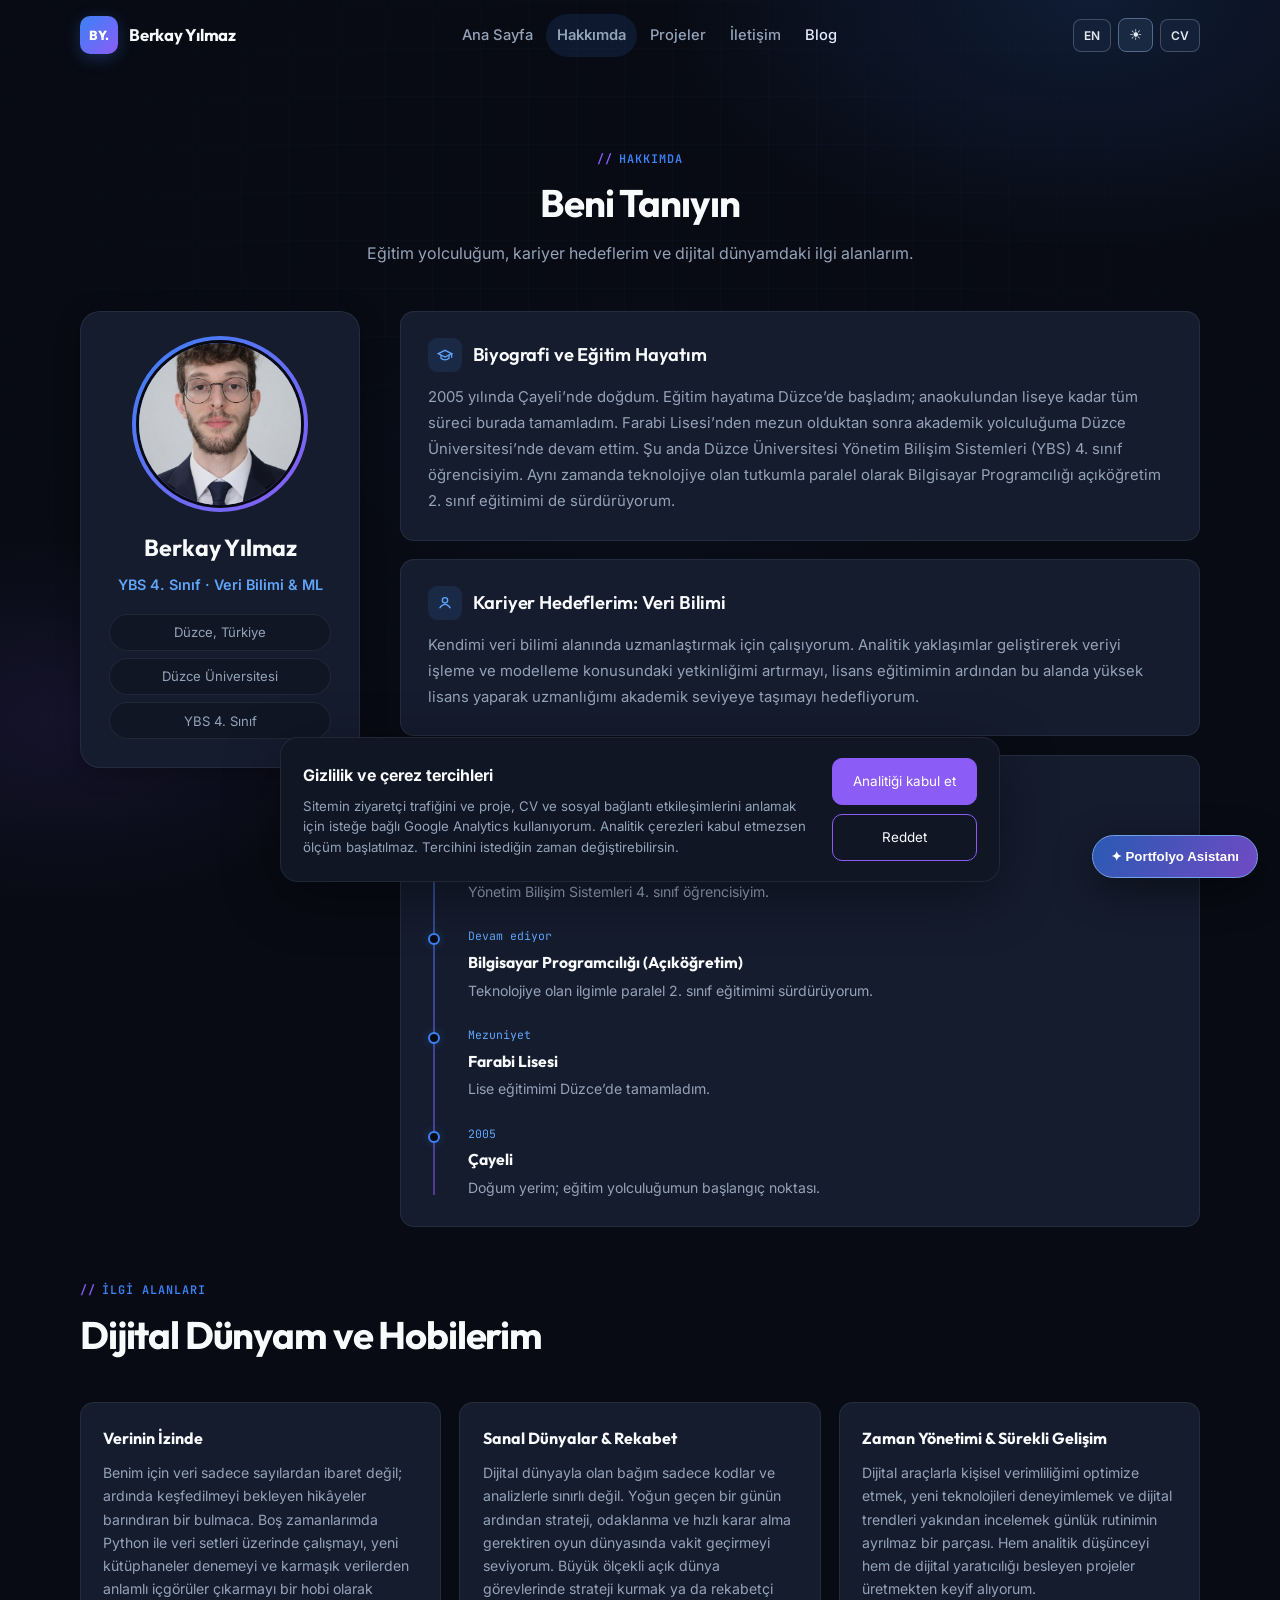
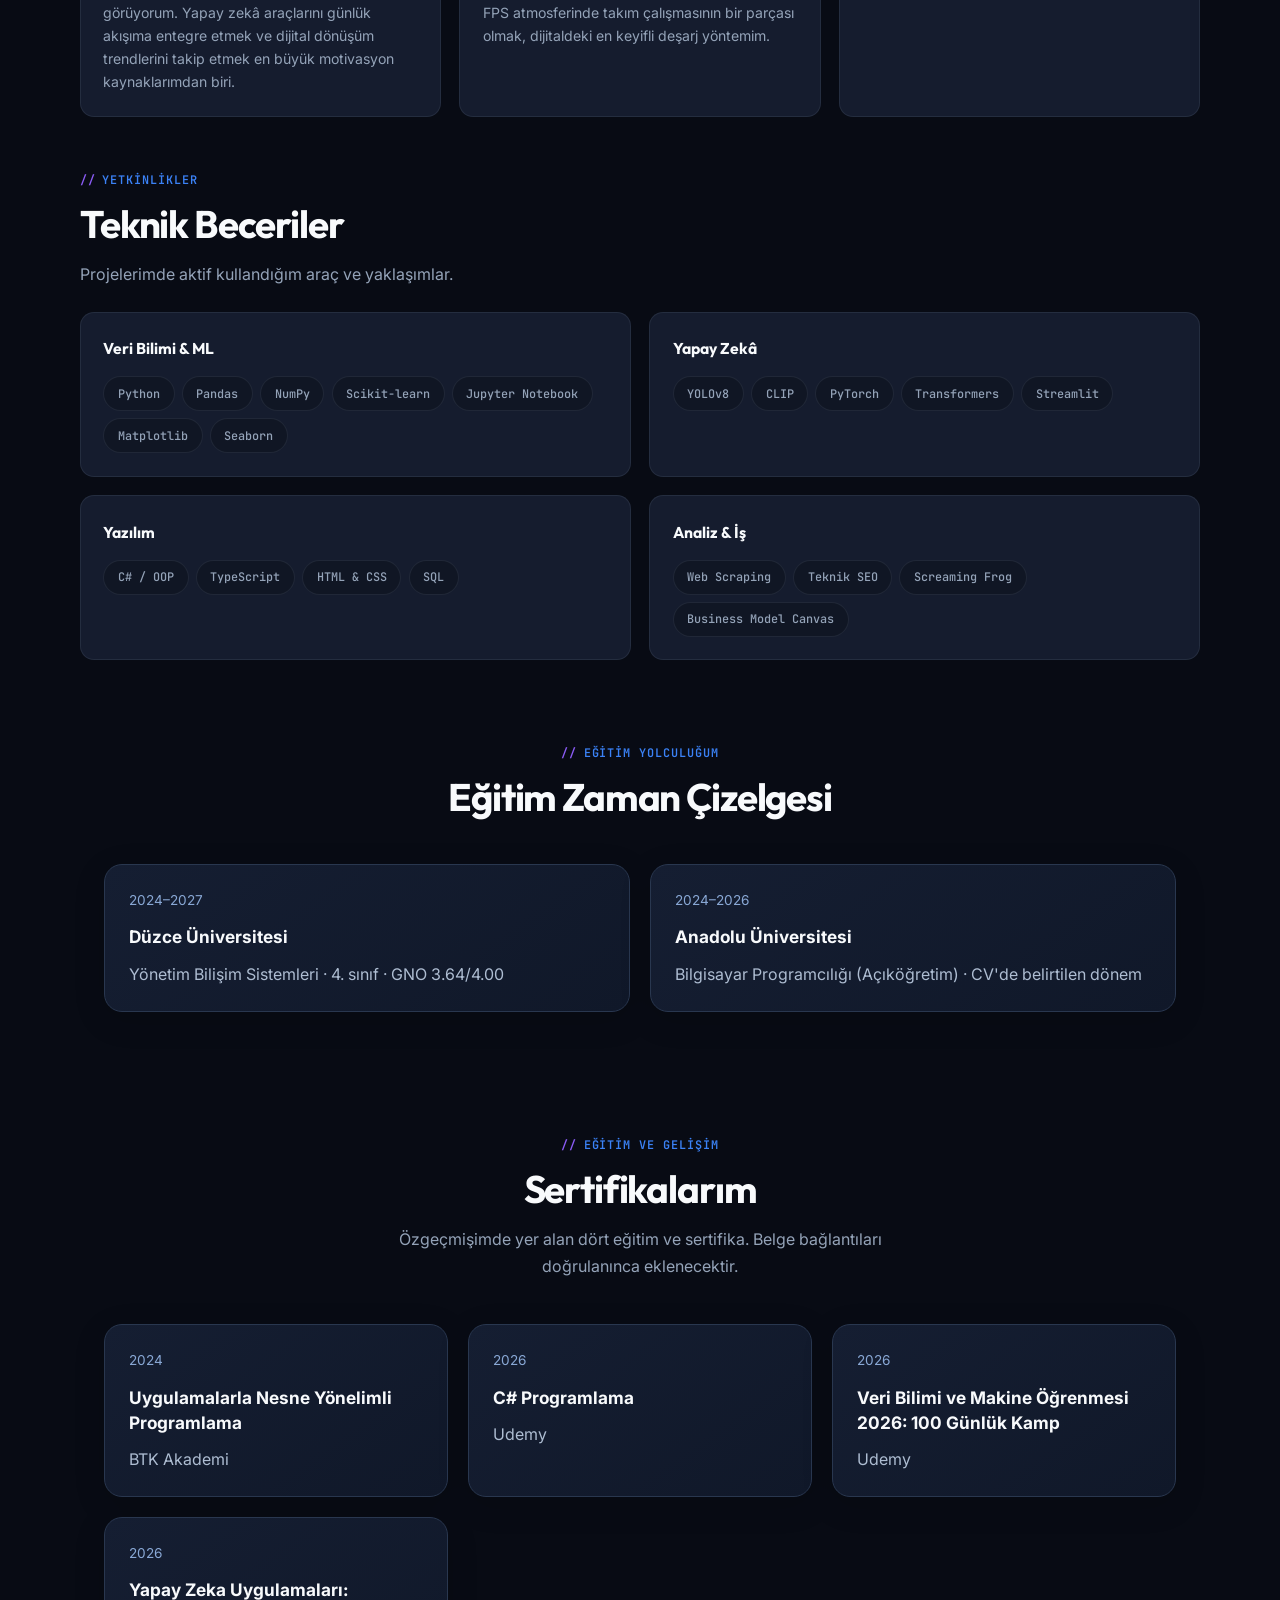
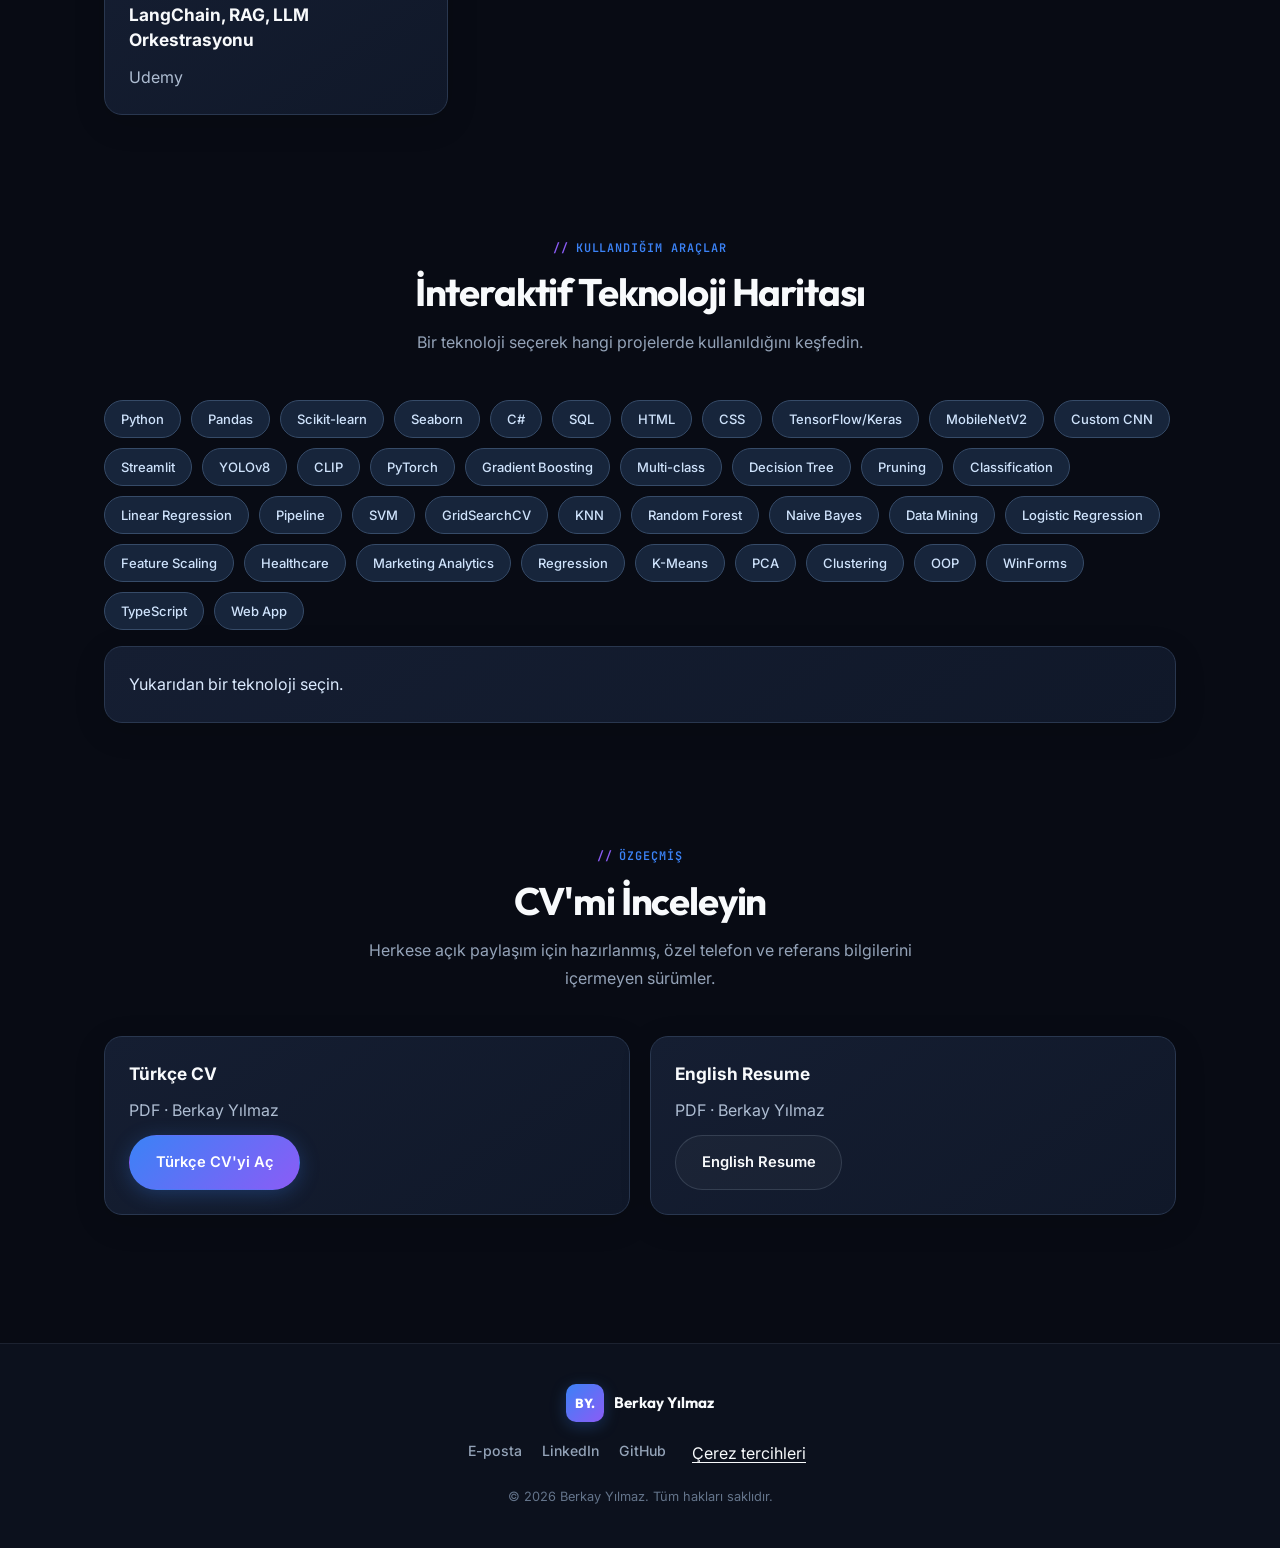
<file: hakkimda.html>
<!DOCTYPE html>

<html lang="tr">
<head><script>try{document.documentElement.dataset.theme=localStorage.getItem('berkay-theme')==='light'?'light':'dark'}catch(e){document.documentElement.dataset.theme='dark'}</script>
<meta charset="utf-8"/>
<meta content="width=device-width, initial-scale=1.0" name="viewport"/>

<meta content="Berkay Yılmaz" name="author"/>
<meta content="#080B14" name="theme-color"/>







<title>Hakkımda ve Eğitimim | Berkay Yılmaz</title>
<link href="assets/favicon.svg" rel="icon" type="image/svg+xml"/>
<link href="https://fonts.googleapis.com" rel="preconnect"/>
<link crossorigin="" href="https://fonts.gstatic.com" rel="preconnect"/>
<link href="https://fonts.googleapis.com/css2?family=Inter:wght@400;500;600&amp;family=JetBrains+Mono:wght@500&amp;family=Outfit:wght@600;700;800&amp;display=swap" rel="stylesheet"/>
<link href="style.css" rel="stylesheet"/>
<meta content="Düzce Üniversitesi Yönetim Bilişim Sistemleri 4. sınıf öğrencisi Berkay Yılmaz’ın eğitimi, teknik yetkinlikleri, sertifikaları ve kariyer hedefleri." name="description"/><meta content="index, follow, max-image-preview:large" name="robots"/><link href="https://berkayylmz53.github.io/berkayyilmaz/hakkimda.html" rel="canonical"/><meta content="website" property="og:type"/><meta content="Berkay Yılmaz Portfolio" property="og:site_name"/><meta content="tr_TR" property="og:locale"/><meta content="https://berkayylmz53.github.io/berkayyilmaz/hakkimda.html" property="og:url"/><meta content="Hakkımda ve Eğitimim | Berkay Yılmaz" property="og:title"/><meta content="Düzce Üniversitesi Yönetim Bilişim Sistemleri 4. sınıf öğrencisi Berkay Yılmaz’ın eğitimi, teknik yetkinlikleri, sertifikaları ve kariyer hedefleri." property="og:description"/><meta content="https://berkayylmz53.github.io/berkayyilmaz/profil.jpg" property="og:image"/><meta content="Berkay Yılmaz profil fotoğrafı" property="og:image:alt"/><meta content="summary" name="twitter:card"/><meta content="Hakkımda ve Eğitimim | Berkay Yılmaz" name="twitter:title"/><meta content="Düzce Üniversitesi Yönetim Bilişim Sistemleri 4. sınıf öğrencisi Berkay Yılmaz’ın eğitimi, teknik yetkinlikleri, sertifikaları ve kariyer hedefleri." name="twitter:description"/><meta content="https://berkayylmz53.github.io/berkayyilmaz/profil.jpg" name="twitter:image"/><script type="application/ld+json">{"@context":"https://schema.org","@type":"AboutPage","@id":"https://berkayylmz53.github.io/berkayyilmaz/hakkimda.html#webpage","url":"https://berkayylmz53.github.io/berkayyilmaz/hakkimda.html","name":"Hakkımda ve Eğitimim | Berkay Yılmaz","description":"Düzce Üniversitesi Yönetim Bilişim Sistemleri 4. sınıf öğrencisi Berkay Yılmaz’ın eğitimi, teknik yetkinlikleri, sertifikaları ve kariyer hedefleri.","inLanguage":"tr","isPartOf":{"@id":"https://berkayylmz53.github.io/berkayyilmaz/#website"},"about":{"@id":"https://berkayylmz53.github.io/berkayyilmaz/#person"}}</script></head>
<body>
<div aria-hidden="true" class="nav-overlay"></div>
<header class="site-header">
<div class="nav-inner">
<a aria-label="Berkay Yılmaz — Ana Sayfa" class="brand" href="index.html">
<span aria-hidden="true" class="brand-mono">BY.</span>
<span class="brand-text">Berkay Yılmaz</span>
</a>
<button aria-controls="primary-nav" aria-expanded="false" aria-label="Menüyü aç/kapat" class="nav-toggle-btn" type="button">
<svg aria-hidden="true" class="icon-menu" fill="none" height="22" stroke="currentColor" stroke-linecap="round" stroke-width="2" viewbox="0 0 24 24" width="22">
<line x1="3" x2="21" y1="6" y2="6"></line><line x1="3" x2="21" y1="12" y2="12"></line><line x1="3" x2="21" y1="18" y2="18"></line>
</svg>
<svg aria-hidden="true" class="icon-close" fill="none" height="22" stroke="currentColor" stroke-linecap="round" stroke-width="2" viewbox="0 0 24 24" width="22">
<line x1="6" x2="18" y1="6" y2="18"></line><line x1="6" x2="18" y1="18" y2="6"></line>
</svg>
</button>
<ul class="nav-links" id="primary-nav">
<li><a data-translate="Ana Sayfa" href="index.html">Ana Sayfa</a></li>
<li><a class="active" data-translate="Hakkımda" href="hakkimda.html">Hakkımda</a></li>
<li><a data-translate="Projeler" href="projeler.html">Projeler</a></li>
<li><a data-translate="İletişim" href="index.html#iletisim">İletişim</a></li><li><a data-blog-en="Blog" data-blog-tr="Blog" href="blog.html">Blog</a></li>
</ul>
<div class="header-extras"><button aria-label="Switch language" class="lang-switch" id="lang-switch" type="button">EN</button><button aria-label="Açık ve koyu temayı değiştir" class="theme-switch" id="theme-switch" title="Temayı değiştir" type="button">☀</button><a class="mini-cv" href="hakkimda.html#cv">CV</a></div></div>

</header>
<main class="container page-section">
<div class="section-header reveal">
<span class="section-label" data-translate="Hakkımda">Hakkımda</span>
<h1 class="section-title" data-translate="Beni Tanıyın">Beni Tanıyın</h1>
<p class="section-desc" data-translate="Eğitim yolculuğum, kariyer hedeflerim ve dijital dünyamdaki ilgi alanlarım.">Eğitim yolculuğum, kariyer hedeflerim ve dijital dünyamdaki ilgi alanlarım.</p>
</div>
<div class="profile-layout">
<aside class="profile-aside reveal">
<div class="profile-img-wrap">
<img alt="Berkay Yılmaz'ın profil fotoğrafı" class="profile-img" height="168" src="profil.jpg" width="168"/>
</div>
<h2 class="profile-name">Berkay Yılmaz</h2>
<p class="profile-role">YBS 4. Sınıf · Veri Bilimi &amp; ML</p>
<div class="profile-meta">
<span>Düzce, Türkiye</span>
<span data-translate="Düzce Üniversitesi">Düzce Üniversitesi</span>
<span data-translate="YBS 4. Sınıf">YBS 4. Sınıf</span>
</div>
</aside>
<div class="about-stack">
<article class="content-card reveal reveal-delay-1">
<h3>
<span aria-hidden="true" class="card-icon-badge">
<svg fill="none" height="16" stroke="currentColor" stroke-width="2" viewbox="0 0 24 24" width="16"><path d="M22 10v6M2 10l10-5 10 5-10 5z"></path><path d="M6 12v5c3 3 9 3 12 0v-5"></path></svg>
</span>
                        Biyografi ve Eğitim Hayatım
                    </h3>
<p data-translate="2005 yılında Çayeli’nde doğdum. Eğitim hayatıma Düzce’de başladım; anaokulundan liseye kadar tüm süreci burada tamamladım. Farabi Lisesi’nden mezun olduktan sonra akademik yolculuğuma Düzce Üniversitesi’nde devam ettim. Şu anda Düzce Üniversitesi Yönetim Bilişim Sistemleri (YBS) 4. sınıf öğrencisiyim. Aynı zamanda teknolojiye olan tutkumla paralel olarak Bilgisayar Programcılığı açıköğretim 2. sınıf eğitimimi de sürdürüyorum.">
                        2005 yılında Çayeli’nde doğdum. Eğitim hayatıma Düzce’de başladım; anaokulundan liseye
                        kadar tüm süreci burada tamamladım. Farabi Lisesi’nden mezun olduktan sonra akademik
                        yolculuğuma Düzce Üniversitesi’nde devam ettim. Şu anda Düzce Üniversitesi Yönetim
                        Bilişim Sistemleri (YBS) 4. sınıf öğrencisiyim. Aynı zamanda teknolojiye olan tutkumla
                        paralel olarak Bilgisayar Programcılığı açıköğretim 2. sınıf eğitimimi de sürdürüyorum.
                    </p>
</article>
<article class="content-card reveal reveal-delay-2">
<h3>
<span aria-hidden="true" class="card-icon-badge">
<svg fill="none" height="16" stroke="currentColor" stroke-width="2" viewbox="0 0 24 24" width="16"><circle cx="12" cy="8" r="4"></circle><path d="M4 20c1.5-4 6-6 8-6s6.5 2 8 6"></path></svg>
</span>
                        Kariyer Hedeflerim: Veri Bilimi
                    </h3>
<p data-translate="Kendimi veri bilimi alanında uzmanlaştırmak için çalışıyorum. Analitik yaklaşımlar geliştirerek veriyi işleme ve modelleme konusundaki yetkinliğimi artırmayı, lisans eğitimimin ardından bu alanda yüksek lisans yaparak uzmanlığımı akademik seviyeye taşımayı hedefliyorum.">
                        Kendimi veri bilimi alanında uzmanlaştırmak için çalışıyorum. Analitik yaklaşımlar
                        geliştirerek veriyi işleme ve modelleme konusundaki yetkinliğimi artırmayı, lisans
                        eğitimimin ardından bu alanda yüksek lisans yaparak uzmanlığımı akademik seviyeye
                        taşımayı hedefliyorum.
                    </p>
</article>
<article class="content-card reveal reveal-delay-3">
<h3>
<span aria-hidden="true" class="card-icon-badge">
<svg fill="none" height="16" stroke="currentColor" stroke-width="2" viewbox="0 0 24 24" width="16"><path d="M12 2v4M12 18v4M4.9 4.9l2.8 2.8M16.3 16.3l2.8 2.8M2 12h4M18 12h4M4.9 19.1l2.8-2.8M16.3 7.7l2.8-2.8"></path></svg>
</span>
                        Eğitim Zaman Çizelgesi
                    </h3>
<ul class="timeline">
<li>
<span class="timeline-date">Devam ediyor</span>
<strong>Düzce Üniversitesi — YBS</strong>
<p>Yönetim Bilişim Sistemleri 4. sınıf öğrencisiyim.</p>
</li>
<li>
<span class="timeline-date">Devam ediyor</span>
<strong>Bilgisayar Programcılığı (Açıköğretim)</strong>
<p>Teknolojiye olan ilgimle paralel 2. sınıf eğitimimi sürdürüyorum.</p>
</li>
<li>
<span class="timeline-date">Mezuniyet</span>
<strong>Farabi Lisesi</strong>
<p>Lise eğitimimi Düzce’de tamamladım.</p>
</li>
<li>
<span class="timeline-date">2005</span>
<strong>Çayeli</strong>
<p>Doğum yerim; eğitim yolculuğumun başlangıç noktası.</p>
</li>
</ul>
</article>
</div>
</div>
<section aria-labelledby="interests-heading" class="reveal">
<div class="section-header left">
<span class="section-label">İlgi Alanları</span>
<h2 class="section-title" data-translate="Dijital Dünyam ve Hobilerim" id="interests-heading">Dijital Dünyam ve Hobilerim</h2>
</div>
<div class="interest-grid">
<article class="interest-card">
<h4>Verinin İzinde</h4>
<p data-translate="Benim için veri sadece sayılardan ibaret değil; ardında keşfedilmeyi bekleyen hikâyeler barındıran bir bulmaca. Boş zamanlarımda Python ile veri setleri üzerinde çalışmayı, yeni kütüphaneler denemeyi ve karmaşık verilerden anlamlı içgörüler çıkarmayı bir hobi olarak görüyorum. Yapay zekâ araçlarını günlük akışıma entegre etmek ve dijital dönüşüm trendlerini takip etmek en büyük motivasyon kaynaklarımdan biri.">
                        Benim için veri sadece sayılardan ibaret değil; ardında keşfedilmeyi bekleyen hikâyeler
                        barındıran bir bulmaca. Boş zamanlarımda Python ile veri setleri üzerinde çalışmayı,
                        yeni kütüphaneler denemeyi ve karmaşık verilerden anlamlı içgörüler çıkarmayı bir hobi
                        olarak görüyorum. Yapay zekâ araçlarını günlük akışıma entegre etmek ve dijital dönüşüm
                        trendlerini takip etmek en büyük motivasyon kaynaklarımdan biri.
                    </p>
</article>
<article class="interest-card">
<h4>Sanal Dünyalar &amp; Rekabet</h4>
<p data-translate="Dijital dünyayla olan bağım sadece kodlar ve analizlerle sınırlı değil. Yoğun geçen bir günün ardından strateji, odaklanma ve hızlı karar alma gerektiren oyun dünyasında vakit geçirmeyi seviyorum. Büyük ölçekli açık dünya görevlerinde strateji kurmak ya da rekabetçi FPS atmosferinde takım çalışmasının bir parçası olmak, dijitaldeki en keyifli deşarj yöntemim.">
                        Dijital dünyayla olan bağım sadece kodlar ve analizlerle sınırlı değil. Yoğun geçen bir
                        günün ardından strateji, odaklanma ve hızlı karar alma gerektiren oyun dünyasında vakit
                        geçirmeyi seviyorum. Büyük ölçekli açık dünya görevlerinde strateji kurmak ya da
                        rekabetçi FPS atmosferinde takım çalışmasının bir parçası olmak, dijitaldeki en keyifli
                        deşarj yöntemim.
                    </p>
</article>
<article class="interest-card">
<h4>Zaman Yönetimi &amp; Sürekli Gelişim</h4>
<p data-translate="Dijital araçlarla kişisel verimliliğimi optimize etmek, yeni teknolojileri deneyimlemek ve dijital trendleri yakından incelemek günlük rutinimin ayrılmaz bir parçası. Hem analitik düşünceyi hem de dijital yaratıcılığı besleyen projeler üretmekten keyif alıyorum.">
                        Dijital araçlarla kişisel verimliliğimi optimize etmek, yeni teknolojileri deneyimlemek
                        ve dijital trendleri yakından incelemek günlük rutinimin ayrılmaz bir parçası. Hem
                        analitik düşünceyi hem de dijital yaratıcılığı besleyen projeler üretmekten keyif alıyorum.
                    </p>
</article>
</div>
</section>
<section aria-labelledby="skills-heading" class="skills-section reveal">
<div class="section-header left" style="margin-bottom: 1.5rem;">
<span class="section-label">Yetkinlikler</span>
<h2 class="section-title" data-translate="Teknik Beceriler" id="skills-heading">Teknik Beceriler</h2>
<p class="section-desc" data-translate="Projelerimde aktif kullandığım araç ve yaklaşımlar.">Projelerimde aktif kullandığım araç ve yaklaşımlar.</p>
</div>
<div class="skills-categories">
<div class="skill-group">
<h3 data-translate="Veri Bilimi &amp; ML">Veri Bilimi &amp; ML</h3>
<div class="skills-grid">
<span class="skill-pill">Python</span>
<span class="skill-pill">Pandas</span>
<span class="skill-pill">NumPy</span>
<span class="skill-pill">Scikit-learn</span>
<span class="skill-pill">Jupyter Notebook</span>
<span class="skill-pill">Matplotlib</span>
<span class="skill-pill">Seaborn</span>
</div>
</div>
<div class="skill-group">
<h3 data-translate="Yapay Zekâ">Yapay Zekâ</h3>
<div class="skills-grid">
<span class="skill-pill">YOLOv8</span>
<span class="skill-pill">CLIP</span>
<span class="skill-pill">PyTorch</span>
<span class="skill-pill">Transformers</span>
<span class="skill-pill">Streamlit</span>
</div>
</div>
<div class="skill-group">
<h3 data-translate="Yazılım">Yazılım</h3>
<div class="skills-grid">
<span class="skill-pill">C# / OOP</span>
<span class="skill-pill">TypeScript</span>
<span class="skill-pill">HTML &amp; CSS</span>
<span class="skill-pill">SQL</span>
</div>
</div>
<div class="skill-group">
<h3 data-translate="Analiz &amp; İş">Analiz &amp; İş</h3>
<div class="skills-grid">
<span class="skill-pill">Web Scraping</span>
<span class="skill-pill">Teknik SEO</span>
<span class="skill-pill">Screaming Frog</span>
<span class="skill-pill">Business Model Canvas</span>
</div>
</div>
</div>
</section>
<section class="extras-section container" id="egitim-zaman-cizelgesi"><div class="section-header"><span class="section-label" data-i18n="timelineLabel">Eğitim yolculuğum</span><h2 class="section-title" data-i18n="timelineTitle">Eğitim Zaman Çizelgesi</h2></div><div class="timeline-grid">
<article class="info-card"><span class="info-date">2024–2027</span><h3 data-translate="Düzce Üniversitesi">Düzce Üniversitesi</h3><p data-i18n="educationOne">Yönetim Bilişim Sistemleri · 4. sınıf · GNO 3.64/4.00</p></article>
<article class="info-card"><span class="info-date">2024–2026</span><h3 data-translate="Anadolu Üniversitesi">Anadolu Üniversitesi</h3><p data-i18n="educationTwo">Bilgisayar Programcılığı (Açıköğretim) · CV'de belirtilen dönem</p></article>
</div></section>
<section class="extras-section container" id="sertifikalar"><div class="section-header"><span class="section-label" data-i18n="certLabel">Eğitim ve gelişim</span><h2 class="section-title" data-i18n="certTitle">Sertifikalarım</h2><p class="section-desc" data-i18n="certDesc">Özgeçmişimde yer alan dört eğitim ve sertifika. Belge bağlantıları doğrulanınca eklenecektir.</p></div><div aria-live="polite" class="feature-grid" id="certificate-grid"></div></section>
<section class="extras-section container" id="teknoloji-haritasi"><div class="section-header"><span class="section-label" data-i18n="techLabel">Kullandığım araçlar</span><h2 class="section-title" data-i18n="techTitle">İnteraktif Teknoloji Haritası</h2><p class="section-desc" data-i18n="techDesc">Bir teknoloji seçerek hangi projelerde kullanıldığını keşfedin.</p></div><div class="tech-map" id="technology-map"></div><div aria-live="polite" class="info-card" id="technology-results"></div></section>
<section class="extras-section container" id="cv"><div class="section-header"><span class="section-label" data-i18n="cvLabel">Özgeçmiş</span><h2 class="section-title" data-i18n="cvTitle">CV'mi İnceleyin</h2><p class="section-desc" data-i18n="cvDesc">Herkese açık paylaşım için hazırlanmış, özel telefon ve referans bilgilerini içermeyen sürümler.</p></div><div class="feature-grid cv-grid"><div class="info-card"><h3 data-translate="Türkçe CV">Türkçe CV</h3><p>PDF · Berkay Yılmaz</p><a class="btn btn-primary" data-i18n="viewTrCv" href="assets/cv/Berkay_Yilmaz_CV_TR.pdf" rel="noopener" target="_blank">Türkçe CV'yi Aç</a></div><div class="info-card"><h3>English Resume</h3><p>PDF · Berkay Yılmaz</p><a class="btn btn-ghost" data-i18n="viewEnCv" href="assets/cv/Berkay_Yilmaz_Resume_EN.pdf" rel="noopener" target="_blank">English Resume</a></div></div></section>
</main>
<footer class="site-footer">
<div class="footer-inner">
<div class="footer-brand">
<span aria-hidden="true" class="brand-mono">BY.</span>
                Berkay Yılmaz
            </div>
<div class="footer-links">
<a data-translate="E-posta" href="mailto:berkayy580@gmail.com">E-posta</a>
<a href="https://www.linkedin.com/in/berkay-yilmaz-253ab0292/" rel="noopener noreferrer" target="_blank">LinkedIn</a>
<a href="https://github.com/BerkayYLMZ53" rel="noopener noreferrer" target="_blank">GitHub</a>
</div>
<p class="footer-copy">© <span data-year="">2026</span> Berkay Yılmaz. Tüm hakları saklıdır.</p>
</div>
</footer>
<button aria-controls="assistant-panel" aria-expanded="false" data-i18n="assistantButton" id="assistant-launch" type="button">✦ Portfolyo Asistanı</button><aside aria-label="Portfolyo bilgi asistanı" hidden="" id="assistant-panel"><div class="assistant-head"><strong data-i18n="assistantTitle">Berkay · Portfolyo Rehberi</strong><button aria-label="Sohbeti kapat" id="assistant-close" type="button">×</button></div><p class="assistant-context" data-i18n="assistantNotice">Site ve projeler hakkındaki kayıtlı bilgileri arar; gerçek bir üretken yapay zekâ modeli değildir.</p><div aria-live="polite" id="assistant-messages" role="log"></div><div class="assistant-suggestions"><button data-question="Berkay hangi teknolojileri biliyor?">Teknolojiler</button><button data-question="Hangi projeleri geliştirdi?" data-translate="Projeler">Projeler</button><button data-question="Sertifikaları neler?">Sertifikalar</button></div><form id="assistant-form"><label class="sr-only" data-translate="Sorunuz" for="assistant-input">Sorunuz</label><input id="assistant-input" maxlength="250" placeholder="Berkay hakkında soru sor…" required=""/><button aria-label="Gönder" type="submit">➤</button></form></aside>
<script defer="" src="script.js"></script>
<script defer="" src="enhancements.js"></script>
<script defer="" src="theme.js"></script>
<script defer src="analytics-consent.js"></script>
</body>
</html>
</file>
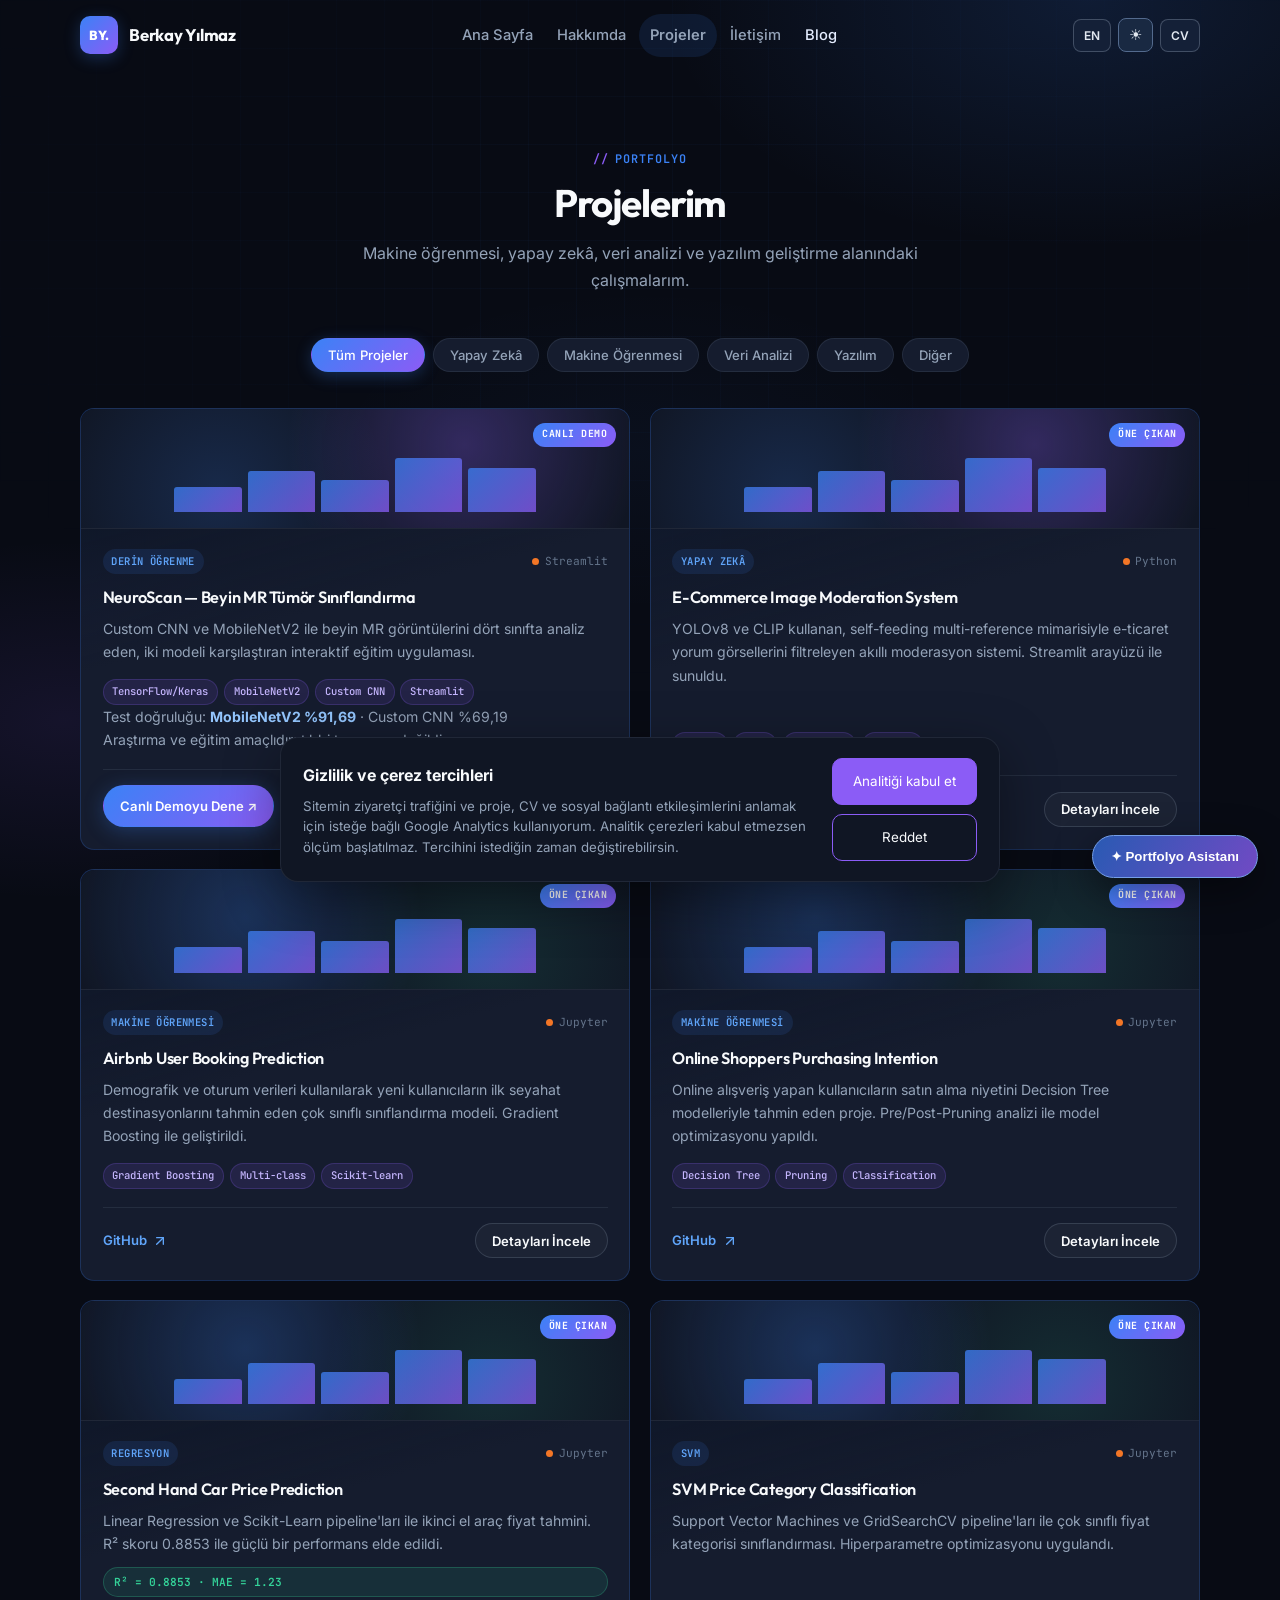
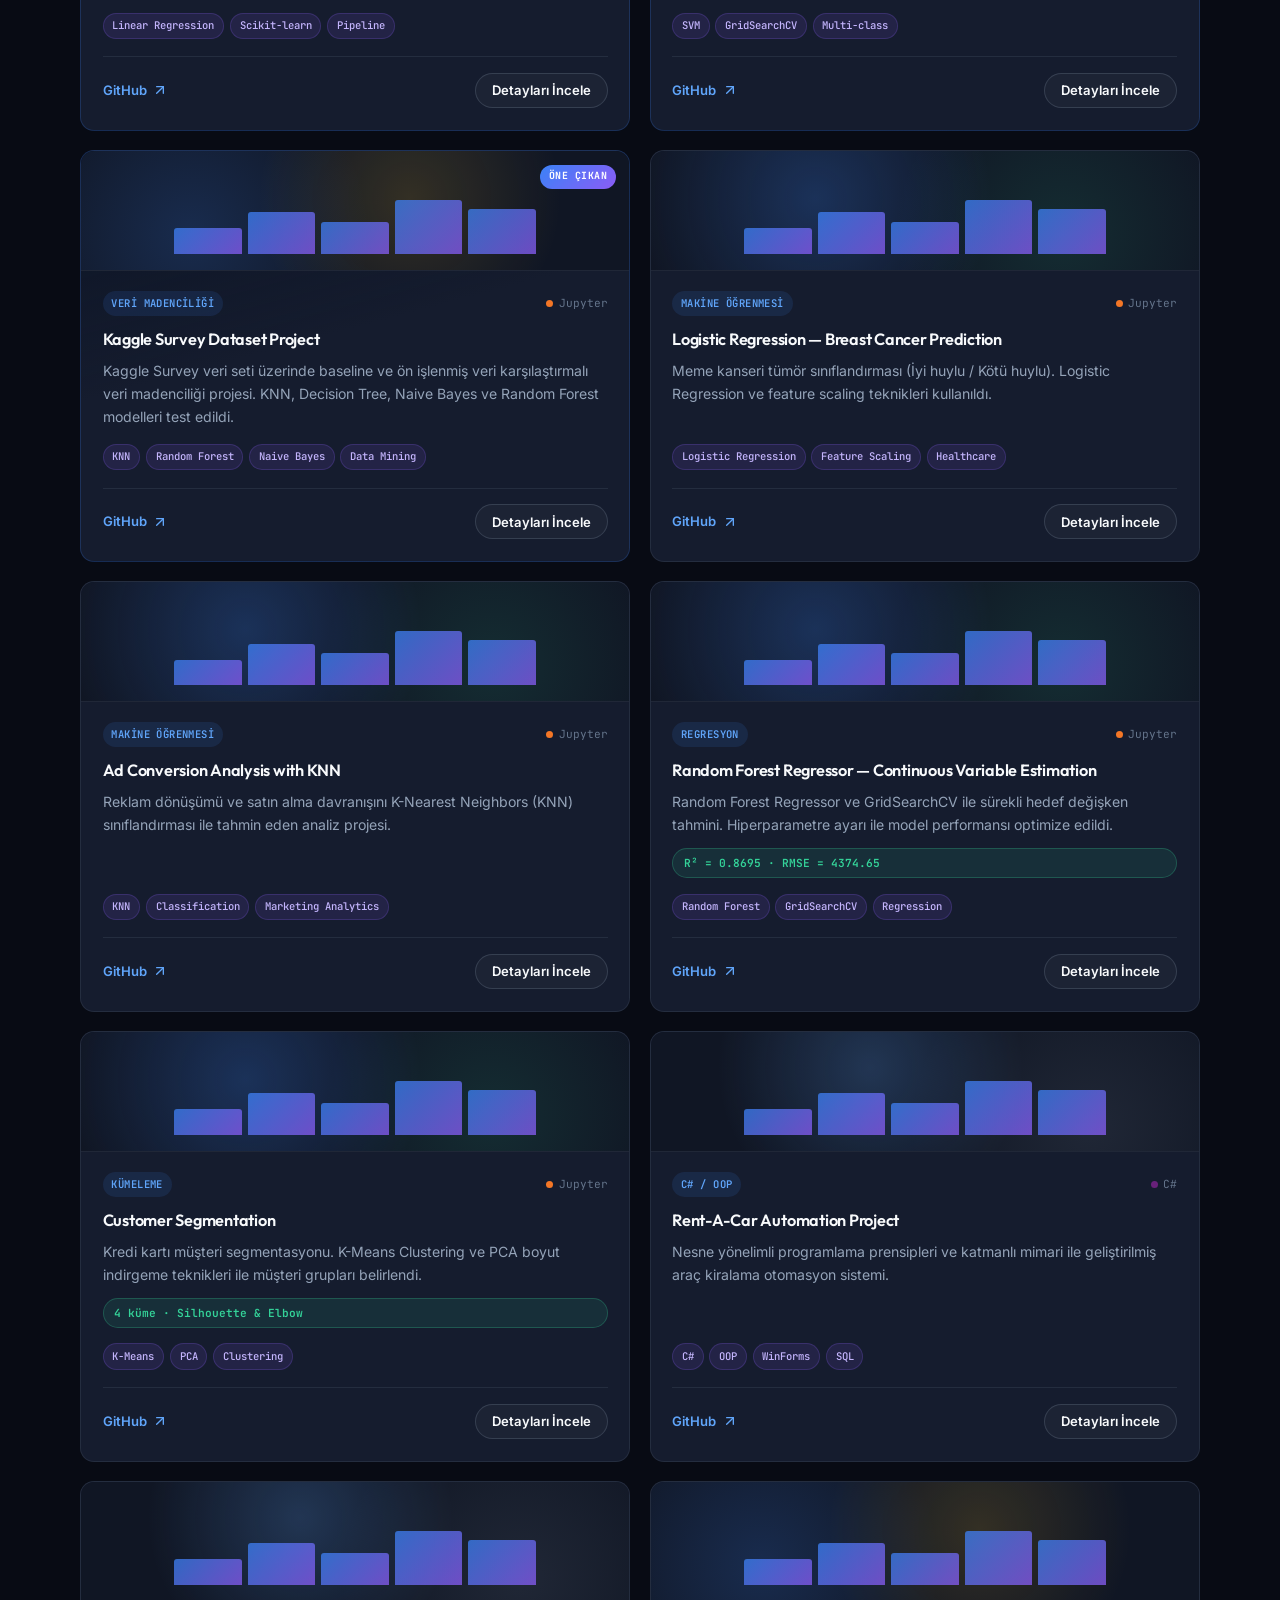
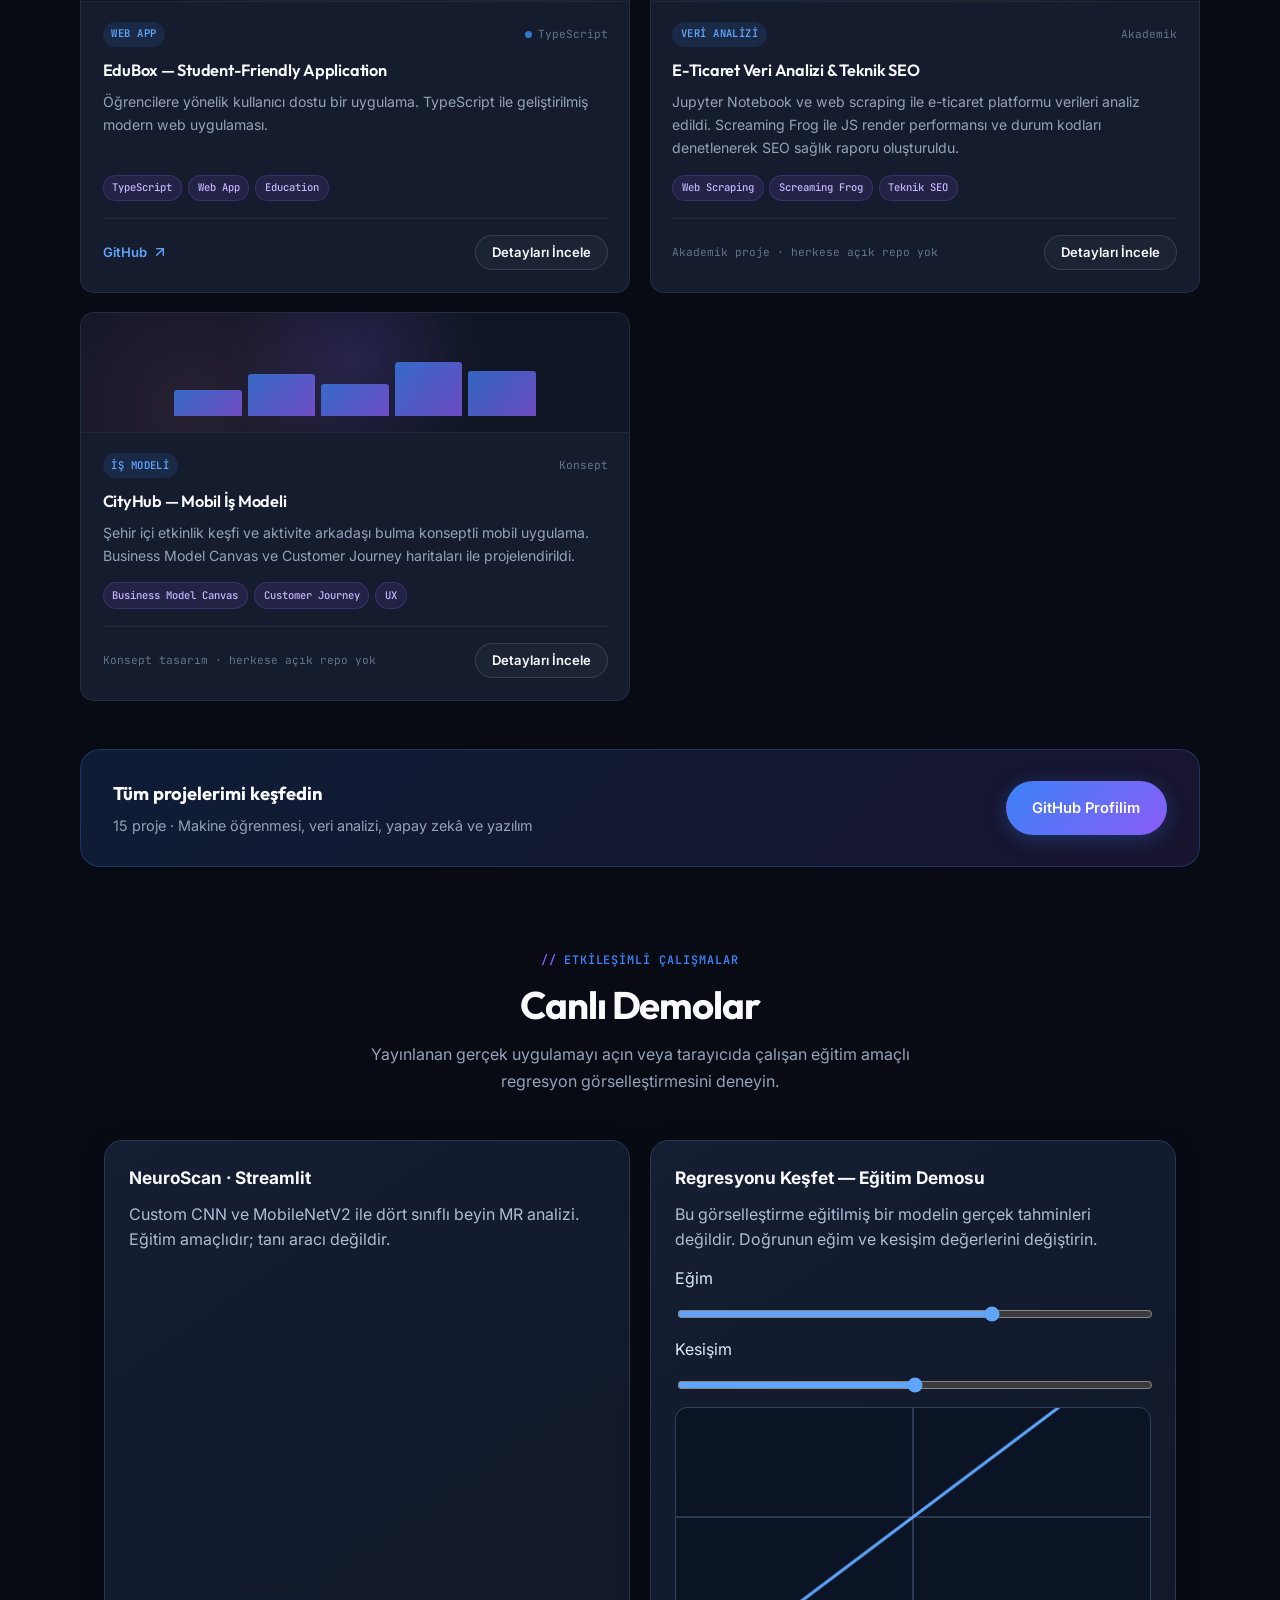
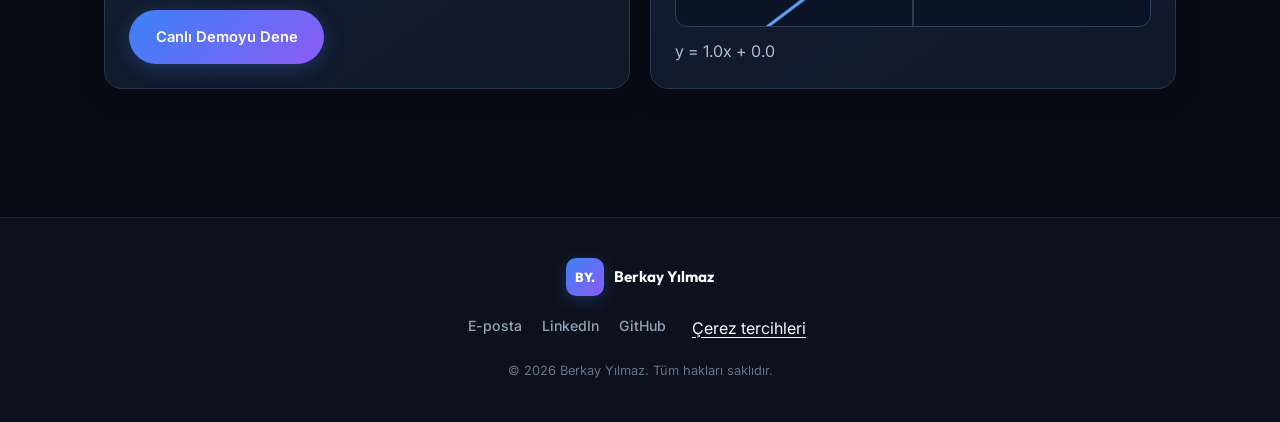
<file: projeler.html>
<!DOCTYPE html>

<html lang="tr">
<head><script>try{document.documentElement.dataset.theme=localStorage.getItem('berkay-theme')==='light'?'light':'dark'}catch(e){document.documentElement.dataset.theme='dark'}</script>
<meta charset="utf-8"/>
<meta content="width=device-width, initial-scale=1.0" name="viewport"/>

<meta content="Berkay Yılmaz" name="author"/>
<meta content="#080B14" name="theme-color"/>







<title>Yapay Zekâ ve Makine Öğrenmesi Projelerim | Berkay Yılmaz</title>
<link href="assets/favicon.svg" rel="icon" type="image/svg+xml"/>
<link href="https://fonts.googleapis.com" rel="preconnect"/>
<link crossorigin="" href="https://fonts.gstatic.com" rel="preconnect"/>
<link href="https://fonts.googleapis.com/css2?family=Inter:wght@400;500;600&amp;family=JetBrains+Mono:wght@500&amp;family=Outfit:wght@600;700;800&amp;display=swap" rel="stylesheet"/>
<link href="style.css" rel="stylesheet"/>
<meta content="NeuroScan beyin MR sınıflandırma canlı demosu ve Berkay Yılmaz’ın Python, veri analizi, makine öğrenmesi ve yazılım projelerini inceleyin." name="description"/><meta content="index, follow, max-image-preview:large" name="robots"/><link href="https://berkayylmz53.github.io/berkayyilmaz/projeler.html" rel="canonical"/><meta content="website" property="og:type"/><meta content="Berkay Yılmaz Portfolio" property="og:site_name"/><meta content="tr_TR" property="og:locale"/><meta content="https://berkayylmz53.github.io/berkayyilmaz/projeler.html" property="og:url"/><meta content="Yapay Zekâ ve Makine Öğrenmesi Projelerim | Berkay Yılmaz" property="og:title"/><meta content="NeuroScan beyin MR sınıflandırma canlı demosu ve Berkay Yılmaz’ın Python, veri analizi, makine öğrenmesi ve yazılım projelerini inceleyin." property="og:description"/><meta content="https://berkayylmz53.github.io/berkayyilmaz/profil.jpg" property="og:image"/><meta content="Berkay Yılmaz profil fotoğrafı" property="og:image:alt"/><meta content="summary" name="twitter:card"/><meta content="Yapay Zekâ ve Makine Öğrenmesi Projelerim | Berkay Yılmaz" name="twitter:title"/><meta content="NeuroScan beyin MR sınıflandırma canlı demosu ve Berkay Yılmaz’ın Python, veri analizi, makine öğrenmesi ve yazılım projelerini inceleyin." name="twitter:description"/><meta content="https://berkayylmz53.github.io/berkayyilmaz/profil.jpg" name="twitter:image"/><script type="application/ld+json">{"@context":"https://schema.org","@type":"CollectionPage","@id":"https://berkayylmz53.github.io/berkayyilmaz/projeler.html#webpage","url":"https://berkayylmz53.github.io/berkayyilmaz/projeler.html","name":"Yapay Zekâ ve Makine Öğrenmesi Projelerim | Berkay Yılmaz","description":"NeuroScan beyin MR sınıflandırma canlı demosu ve Berkay Yılmaz’ın Python, veri analizi, makine öğrenmesi ve yazılım projelerini inceleyin.","inLanguage":"tr","isPartOf":{"@id":"https://berkayylmz53.github.io/berkayyilmaz/#website"},"about":{"@id":"https://berkayylmz53.github.io/berkayyilmaz/#person"}}</script></head>
<body>
<div aria-hidden="true" class="nav-overlay"></div>
<header class="site-header">
<div class="nav-inner">
<a aria-label="Berkay Yılmaz — Ana Sayfa" class="brand" href="index.html">
<span aria-hidden="true" class="brand-mono">BY.</span>
<span class="brand-text">Berkay Yılmaz</span>
</a>
<button aria-controls="primary-nav" aria-expanded="false" aria-label="Menüyü aç/kapat" class="nav-toggle-btn" type="button">
<svg aria-hidden="true" class="icon-menu" fill="none" height="22" stroke="currentColor" stroke-linecap="round" stroke-width="2" viewbox="0 0 24 24" width="22">
<line x1="3" x2="21" y1="6" y2="6"></line><line x1="3" x2="21" y1="12" y2="12"></line><line x1="3" x2="21" y1="18" y2="18"></line>
</svg>
<svg aria-hidden="true" class="icon-close" fill="none" height="22" stroke="currentColor" stroke-linecap="round" stroke-width="2" viewbox="0 0 24 24" width="22">
<line x1="6" x2="18" y1="6" y2="18"></line><line x1="6" x2="18" y1="18" y2="6"></line>
</svg>
</button>
<ul class="nav-links" id="primary-nav">
<li><a data-translate="Ana Sayfa" href="index.html">Ana Sayfa</a></li>
<li><a data-translate="Hakkımda" href="hakkimda.html">Hakkımda</a></li>
<li><a class="active" data-translate="Projeler" href="projeler.html">Projeler</a></li>
<li><a data-translate="İletişim" href="index.html#iletisim">İletişim</a></li><li><a data-blog-en="Blog" data-blog-tr="Blog" href="blog.html">Blog</a></li>
</ul>
<div class="header-extras"><button aria-label="Switch language" class="lang-switch" id="lang-switch" type="button">EN</button><button aria-label="Açık ve koyu temayı değiştir" class="theme-switch" id="theme-switch" title="Temayı değiştir" type="button">☀</button><a class="mini-cv" href="hakkimda.html#cv">CV</a></div></div>

</header>
<main class="container page-section">
<div class="section-header reveal">
<span class="section-label">Portfolyo</span>
<h1 class="section-title" data-translate="Projelerim">Projelerim</h1>
<p class="section-desc" data-translate="Makine öğrenmesi, yapay zekâ, veri analizi ve yazılım geliştirme alanındaki çalışmalarım.">Makine öğrenmesi, yapay zekâ, veri analizi ve yazılım geliştirme alanındaki çalışmalarım.</p>
</div>
<div aria-label="Proje kategorileri" class="filter-bar reveal" role="toolbar">
<button aria-pressed="true" class="filter-btn is-active" data-filter="all" data-translate="Tüm Projeler" type="button">Tüm Projeler</button>
<button aria-pressed="false" class="filter-btn" data-filter="ai" data-translate="Yapay Zekâ" type="button">Yapay Zekâ</button>
<button aria-pressed="false" class="filter-btn" data-filter="ml" data-translate="Makine Öğrenmesi" type="button">Makine Öğrenmesi</button>
<button aria-pressed="false" class="filter-btn" data-filter="data" data-translate="Veri Analizi" type="button">Veri Analizi</button>
<button aria-pressed="false" class="filter-btn" data-filter="software" data-translate="Yazılım" type="button">Yazılım</button>
<button aria-pressed="false" class="filter-btn" data-filter="other" type="button">Diğer</button>
</div>
<div class="projects-grid" id="projects-grid">
<!-- 15 | NeuroScan canlı demo -->
<article class="project-card featured reveal" data-category="ai ml">
<div class="project-visual">
<span class="featured-badge">Canlı Demo</span>
<div class="project-visual-inner" data-theme="ai"><div aria-hidden="true" class="viz-bars"><i></i><i></i><i></i><i></i><i></i></div></div>
</div>
<div class="project-body">
<div class="project-card-header"><span class="project-category">Derin Öğrenme</span><span class="project-meta"><span class="project-meta-dot"></span>Streamlit</span></div>
<h3>NeuroScan — Beyin MR Tümör Sınıflandırma</h3>
<p class="project-desc">Custom CNN ve MobileNetV2 ile beyin MR görüntülerini dört sınıfta analiz eden, iki modeli karşılaştıran interaktif eğitim uygulaması.</p>
<div class="card-tags"><span class="card-tag">TensorFlow/Keras</span><span class="card-tag">MobileNetV2</span><span class="card-tag">Custom CNN</span><span class="card-tag">Streamlit</span></div>
<p class="neuroscan-results">Test doğruluğu: <strong>MobileNetV2 %91,69</strong> · Custom CNN %69,19</p>
<p class="neuroscan-disclaimer">Araştırma ve eğitim amaçlıdır; tıbbi tanı aracı değildir.</p>
<div class="project-card-footer">
<a class="btn btn-primary btn-sm" href="https://berkay-neuroscan.streamlit.app/" rel="noopener noreferrer" target="_blank">Canlı Demoyu Dene ↗</a>
<a class="project-link" href="https://github.com/BerkayYLMZ53/NeuroScan-Brain-Tumor-Classification" rel="noopener noreferrer" target="_blank">GitHub ↗</a>
<button class="btn btn-ghost btn-sm" data-open-modal="" type="button">Detaylar</button>
</div>
</div>
<div class="project-detail-data" data-approach="7.023 görüntülük veri seti üzerinde Custom CNN ve transfer öğrenme tabanlı MobileNetV2 modelleri karşılaştırıldı; yüklenen MR görselleri için tahmin sonuçları Streamlit arayüzünde gösteriliyor." data-github="https://github.com/BerkayYLMZ53/NeuroScan-Brain-Tumor-Classification" data-note="Araştırma/eğitim prototipidir. Tıbbi tanı, tedavi veya klinik karar amacıyla kullanılmamalıdır." data-problem="Glioma, meningioma, pituitary ve no tumor sınıflarında beyin MR görüntülerini sınıflandırmayı araştırmak." data-result="Kayıtlı proje sonuçlarına göre test doğruluğu: Custom CNN %69,19; MobileNetV2 %91,69. Bu sonuçlar araştırma amaçlıdır, klinik geçerlilik veya tanı başarısı anlamına gelmez." data-tech="Python, TensorFlow/Keras, Custom CNN, MobileNetV2, Streamlit" data-title="NeuroScan — Beyin MR Tümör Sınıflandırma"></div>
</article>
<!-- 1 -->
<article class="project-card featured reveal" data-category="ai">
<div class="project-visual">
<span class="featured-badge">Öne Çıkan</span>
<div class="project-visual-inner" data-theme="ai">
<div aria-hidden="true" class="viz-bars"><i></i><i></i><i></i><i></i><i></i></div>
</div>
</div>
<div class="project-body">
<div class="project-card-header">
<span class="project-category" data-translate="Yapay Zekâ">Yapay Zekâ</span>
<span class="project-meta"><span class="project-meta-dot"></span>Python</span>
</div>
<h3>E-Commerce Image Moderation System</h3>
<p class="project-desc">YOLOv8 ve CLIP kullanan, self-feeding multi-reference mimarisiyle e-ticaret yorum görsellerini filtreleyen akıllı moderasyon sistemi. Streamlit arayüzü ile sunuldu.</p>
<div class="card-tags">
<span class="card-tag">YOLOv8</span>
<span class="card-tag">CLIP</span>
<span class="card-tag">Streamlit</span>
<span class="card-tag">PyTorch</span>
</div>
<div class="project-card-footer">
<a class="project-link" href="https://github.com/BerkayYLMZ53/E-Commerce-Image-Moderation-System" rel="noopener noreferrer" target="_blank">GitHub
                            <svg aria-hidden="true" fill="none" height="16" stroke="currentColor" stroke-linecap="round" stroke-linejoin="round" stroke-width="2" viewbox="0 0 24 24" width="16"><path d="M7 17L17 7"></path><path d="M7 7h10v10"></path></svg>
</a>
<button class="btn btn-ghost btn-sm" data-open-modal="" data-translate="Detayları İncele" type="button">Detayları İncele</button>
</div>
</div>
<div class="project-detail-data" data-approach="İki aşamalı hibrit filtre: önce YOLOv8 ile kutu/paket tespiti, ardından CLIP ile ürün-görsel semantik benzerlik (max_similarity). Onaylanan temiz görseller %65+ eşikle self-feeding referans havuzuna eklenir." data-github="https://github.com/BerkayYLMZ53/E-Commerce-Image-Moderation-System" data-problem="E-ticaret platformlarında kullanıcı ürün yorum görsellerini otomatik süzmek; kargo kutusu, alakasız veya manipülatif içerikleri ayıklamak." data-result="Self-feeding multi-reference mimari; canlı ilerleme çubuğu ve dinamik süre tahmini; veri zehirlenmesine karşı izole klasör yapısı ve erken durdurma. Orijinal fikir / Ar-Ge projesi." data-tech="Python 3.10+, Streamlit, Ultralytics YOLOv8, Hugging Face Transformers (OpenAI CLIP), PyTorch, Pillow" data-title="E-Commerce Image Moderation System"></div>
</article>
<!-- 2 -->
<article class="project-card featured reveal" data-category="ml">
<div class="project-visual">
<span class="featured-badge">Öne Çıkan</span>
<div class="project-visual-inner" data-theme="ml">
<div aria-hidden="true" class="viz-bars"><i></i><i></i><i></i><i></i><i></i></div>
</div>
</div>
<div class="project-body">
<div class="project-card-header">
<span class="project-category" data-translate="Makine Öğrenmesi">Makine Öğrenmesi</span>
<span class="project-meta"><span class="project-meta-dot"></span>Jupyter</span>
</div>
<h3>Airbnb User Booking Prediction</h3>
<p class="project-desc">Demografik ve oturum verileri kullanılarak yeni kullanıcıların ilk seyahat destinasyonlarını tahmin eden çok sınıflı sınıflandırma modeli. Gradient Boosting ile geliştirildi.</p>
<div class="card-tags">
<span class="card-tag">Gradient Boosting</span>
<span class="card-tag">Multi-class</span>
<span class="card-tag">Scikit-learn</span>
</div>
<div class="project-card-footer">
<a class="project-link" href="https://github.com/BerkayYLMZ53/Airbnb-User-Booking-Prediction-" rel="noopener noreferrer" target="_blank">GitHub
                            <svg aria-hidden="true" fill="none" height="16" stroke="currentColor" stroke-linecap="round" stroke-linejoin="round" stroke-width="2" viewbox="0 0 24 24" width="16"><path d="M7 17L17 7"></path><path d="M7 7h10v10"></path></svg>
</a>
<button class="btn btn-ghost btn-sm" data-open-modal="" data-translate="Detayları İncele" type="button">Detayları İncele</button>
</div>
</div>
<div class="project-detail-data" data-approach="Eksik değer yönetimi, LabelEncoder / One-Hot Encoding, StandardScaler. Logistic Regression, Random Forest ve Gradient Boosting karşılaştırıldı; RandomizedSearchCV ve GridSearchCV ile hiperparametre araması yapıldı." data-github="https://github.com/BerkayYLMZ53/Airbnb-User-Booking-Prediction-" data-problem="Yeni Airbnb kullanıcılarının ilk rezervasyon ülkesini önceden tahmin ederek kişiselleştirme ve pazarlama hedeflemesini iyileştirmek." data-result="En iyi model: Gradient Boosting Classifier. Accuracy, precision, recall, F1 ve confusion matrix heatmap ile değerlendirme." data-tech="Python, Pandas, NumPy, Matplotlib, Seaborn, Scikit-learn" data-title="Airbnb User Booking Prediction"></div>
</article>
<!-- 3 -->
<article class="project-card featured reveal" data-category="ml">
<div class="project-visual">
<span class="featured-badge">Öne Çıkan</span>
<div class="project-visual-inner" data-theme="ml">
<div aria-hidden="true" class="viz-bars"><i></i><i></i><i></i><i></i><i></i></div>
</div>
</div>
<div class="project-body">
<div class="project-card-header">
<span class="project-category" data-translate="Makine Öğrenmesi">Makine Öğrenmesi</span>
<span class="project-meta"><span class="project-meta-dot"></span>Jupyter</span>
</div>
<h3>Online Shoppers Purchasing Intention</h3>
<p class="project-desc">Online alışveriş yapan kullanıcıların satın alma niyetini Decision Tree modelleriyle tahmin eden proje. Pre/Post-Pruning analizi ile model optimizasyonu yapıldı.</p>
<div class="card-tags">
<span class="card-tag">Decision Tree</span>
<span class="card-tag">Pruning</span>
<span class="card-tag">Classification</span>
</div>
<div class="project-card-footer">
<a class="project-link" href="https://github.com/BerkayYLMZ53/Online-Shoppers-Purchasing-Intention" rel="noopener noreferrer" target="_blank">GitHub
                            <svg aria-hidden="true" fill="none" height="16" stroke="currentColor" stroke-linecap="round" stroke-linejoin="round" stroke-width="2" viewbox="0 0 24 24" width="16"><path d="M7 17L17 7"></path><path d="M7 7h10v10"></path></svg>
</a>
<button class="btn btn-ghost btn-sm" data-open-modal="" data-translate="Detayları İncele" type="button">Detayları İncele</button>
</div>
</div>
<div class="project-detail-data" data-approach="DecisionTreeClassifier; kısıtsız ağaçta overfitting gözlemi. max_depth ve min_samples_split ile pre/post-pruning uygulanarak genelleme dengesi arandı." data-github="https://github.com/BerkayYLMZ53/Online-Shoppers-Purchasing-Intention" data-problem="E-ticaret ziyaretçilerinin davranış ve mevsimsel verilerinden satın alma tamamlayıp tamamlamayacağını tahmin etmek." data-result="Pruning öncesi/sonrası confusion matrix karşılaştırması; daha dengeli ve kararlı model." data-tech="Python, Scikit-learn (DecisionTreeClassifier, plot_tree, ConfusionMatrixDisplay), Pandas, NumPy, Matplotlib, Seaborn" data-title="Online Shoppers Purchasing Intention"></div>
</article>
<!-- 4 -->
<article class="project-card featured reveal" data-category="ml">
<div class="project-visual">
<span class="featured-badge">Öne Çıkan</span>
<div class="project-visual-inner" data-theme="ml">
<div aria-hidden="true" class="viz-bars"><i></i><i></i><i></i><i></i><i></i></div>
</div>
</div>
<div class="project-body">
<div class="project-card-header">
<span class="project-category">Regresyon</span>
<span class="project-meta"><span class="project-meta-dot"></span>Jupyter</span>
</div>
<h3>Second Hand Car Price Prediction</h3>
<p class="project-desc">Linear Regression ve Scikit-Learn pipeline'ları ile ikinci el araç fiyat tahmini. R² skoru 0.8853 ile güçlü bir performans elde edildi.</p>
<span class="metric-badge">R² = 0.8853 · MAE = 1.23</span>
<div class="card-tags">
<span class="card-tag">Linear Regression</span>
<span class="card-tag">Scikit-learn</span>
<span class="card-tag">Pipeline</span>
</div>
<div class="project-card-footer">
<a class="project-link" href="https://github.com/BerkayYLMZ53/Second-Hand-Car-Price-Prediction" rel="noopener noreferrer" target="_blank">GitHub
                            <svg aria-hidden="true" fill="none" height="16" stroke="currentColor" stroke-linecap="round" stroke-linejoin="round" stroke-width="2" viewbox="0 0 24 24" width="16"><path d="M7 17L17 7"></path><path d="M7 7h10v10"></path></svg>
</a>
<button class="btn btn-ghost btn-sm" data-open-modal="" data-translate="Detayları İncele" type="button">Detayları İncele</button>
</div>
</div>
<div class="project-detail-data" data-approach="Kaggle Vehicle Dataset; Scikit-learn Pipeline, StandardScaler ve kategorik dönüşümlerle uçtan uca Linear Regression." data-github="https://github.com/BerkayYLMZ53/Second-Hand-Car-Price-Prediction" data-problem="Model yılı, kilometre, yakıt ve vites gibi özelliklerden ikinci el araç piyasa fiyatını tahmin etmek." data-result="Test setinde R² = 0.8853 (varyansın ~%88,5’i açıklanıyor); MAE = 1.23. Kaynak: proje README." data-tech="Python, Pandas, NumPy, Matplotlib, Seaborn, Scikit-learn" data-title="Second Hand Car Price Prediction"></div>
</article>
<!-- 5 -->
<article class="project-card featured reveal" data-category="ml">
<div class="project-visual">
<span class="featured-badge">Öne Çıkan</span>
<div class="project-visual-inner" data-theme="ml">
<div aria-hidden="true" class="viz-bars"><i></i><i></i><i></i><i></i><i></i></div>
</div>
</div>
<div class="project-body">
<div class="project-card-header">
<span class="project-category">SVM</span>
<span class="project-meta"><span class="project-meta-dot"></span>Jupyter</span>
</div>
<h3>SVM Price Category Classification</h3>
<p class="project-desc">Support Vector Machines ve GridSearchCV pipeline'ları ile çok sınıflı fiyat kategorisi sınıflandırması. Hiperparametre optimizasyonu uygulandı.</p>
<div class="card-tags">
<span class="card-tag">SVM</span>
<span class="card-tag">GridSearchCV</span>
<span class="card-tag">Multi-class</span>
</div>
<div class="project-card-footer">
<a class="project-link" href="https://github.com/BerkayYLMZ53/SVM-Price-Category-Classification" rel="noopener noreferrer" target="_blank">GitHub
                            <svg aria-hidden="true" fill="none" height="16" stroke="currentColor" stroke-linecap="round" stroke-linejoin="round" stroke-width="2" viewbox="0 0 24 24" width="16"><path d="M7 17L17 7"></path><path d="M7 7h10v10"></path></svg>
</a>
<button class="btn btn-ghost btn-sm" data-open-modal="" data-translate="Detayları İncele" type="button">Detayları İncele</button>
</div>
</div>
<div class="project-detail-data" data-approach="Scikit-learn Pipeline + StandardScaler (SVM ölçek hassasiyeti için); GridSearchCV ile C ve kernel (RBF, linear vb.) seçimi." data-github="https://github.com/BerkayYLMZ53/SVM-Price-Category-Classification" data-problem="Cihaz/ürün teknik özelliklerinden fiyat segmentini (Low, Medium, High, Very High) tahmin etmek." data-result="classification_report ve confusion matrix ile kategori bazlı hata dağılımı incelendi." data-tech="Python, Pandas, NumPy, Matplotlib, Seaborn, Scikit-learn (SVM, GridSearchCV, ConfusionMatrixDisplay)" data-title="SVM Price Category Classification"></div>
</article>
<!-- 6 -->
<article class="project-card featured reveal" data-category="ml data">
<div class="project-visual">
<span class="featured-badge">Öne Çıkan</span>
<div class="project-visual-inner" data-theme="data">
<div aria-hidden="true" class="viz-bars"><i></i><i></i><i></i><i></i><i></i></div>
</div>
</div>
<div class="project-body">
<div class="project-card-header">
<span class="project-category">Veri Madenciliği</span>
<span class="project-meta"><span class="project-meta-dot"></span>Jupyter</span>
</div>
<h3>Kaggle Survey Dataset Project</h3>
<p class="project-desc">Kaggle Survey veri seti üzerinde baseline ve ön işlenmiş veri karşılaştırmalı veri madenciliği projesi. KNN, Decision Tree, Naive Bayes ve Random Forest modelleri test edildi.</p>
<div class="card-tags">
<span class="card-tag">KNN</span>
<span class="card-tag">Random Forest</span>
<span class="card-tag">Naive Bayes</span>
<span class="card-tag">Data Mining</span>
</div>
<div class="project-card-footer">
<a class="project-link" href="https://github.com/BerkayYLMZ53/Kaggle-Survey-Dataset-Project" rel="noopener noreferrer" target="_blank">GitHub
                            <svg aria-hidden="true" fill="none" height="16" stroke="currentColor" stroke-linecap="round" stroke-linejoin="round" stroke-width="2" viewbox="0 0 24 24" width="16"><path d="M7 17L17 7"></path><path d="M7 7h10v10"></path></svg>
</a>
<button class="btn btn-ghost btn-sm" data-open-modal="" data-translate="Detayları İncele" type="button">Detayları İncele</button>
</div>
</div>
<div class="project-detail-data" data-approach="İki aşama: ham veri baseline (KNN, Decision Tree, Naive Bayes, Random Forest); ardından eksik değer / dengesizlik düzenlemesi, LabelEncoder ve K-Fold CV ile tekrar eğitim." data-github="https://github.com/BerkayYLMZ53/Kaggle-Survey-Dataset-Project" data-problem="Ham veri ile ön işlenmiş veri üzerinde aynı modellerin performans farkını göstermek." data-result="Accuracy, precision, recall, F1 ve confusion matrix heatmap ile çok boyutlu değerlendirme; preprocessing etkisinin karşılaştırmalı analizi." data-tech="Python, Pandas, NumPy, Matplotlib, Seaborn, Scikit-learn" data-title="Kaggle Survey Dataset Project"></div>
</article>
<!-- 7 -->
<article class="project-card reveal" data-category="ml">
<div class="project-visual">
<div class="project-visual-inner" data-theme="ml">
<div aria-hidden="true" class="viz-bars"><i></i><i></i><i></i><i></i><i></i></div>
</div>
</div>
<div class="project-body">
<div class="project-card-header">
<span class="project-category" data-translate="Makine Öğrenmesi">Makine Öğrenmesi</span>
<span class="project-meta"><span class="project-meta-dot"></span>Jupyter</span>
</div>
<h3>Logistic Regression — Breast Cancer Prediction</h3>
<p class="project-desc">Meme kanseri tümör sınıflandırması (İyi huylu / Kötü huylu). Logistic Regression ve feature scaling teknikleri kullanıldı.</p>
<div class="card-tags">
<span class="card-tag">Logistic Regression</span>
<span class="card-tag">Feature Scaling</span>
<span class="card-tag">Healthcare</span>
</div>
<div class="project-card-footer">
<a class="project-link" href="https://github.com/BerkayYLMZ53/Logistic-Regression-Breast-Cancer-Prediction" rel="noopener noreferrer" target="_blank">GitHub
                            <svg aria-hidden="true" fill="none" height="16" stroke="currentColor" stroke-linecap="round" stroke-linejoin="round" stroke-width="2" viewbox="0 0 24 24" width="16"><path d="M7 17L17 7"></path><path d="M7 7h10v10"></path></svg>
</a>
<button class="btn btn-ghost btn-sm" data-open-modal="" data-translate="Detayları İncele" type="button">Detayları İncele</button>
</div>
</div>
<div class="project-detail-data" data-approach="StandardScaler ile ölçekleme; ikili sınıflandırma için Logistic Regression." data-github="https://github.com/BerkayYLMZ53/Logistic-Regression-Breast-Cancer-Prediction" data-problem="Hücre çekirdeği ölçümlerinden tümörleri benign / malignant olarak sınıflandırmak." data-result="Accuracy, precision, recall, F1 ve confusion matrix heatmap ile değerlendirme; sağlık AI bağlamında false negative riskine dikkat." data-tech="Python, Pandas, NumPy, Matplotlib, Seaborn, Scikit-learn" data-title="Logistic Regression — Breast Cancer Prediction"></div>
</article>
<!-- 8 -->
<article class="project-card reveal" data-category="ml">
<div class="project-visual">
<div class="project-visual-inner" data-theme="ml">
<div aria-hidden="true" class="viz-bars"><i></i><i></i><i></i><i></i><i></i></div>
</div>
</div>
<div class="project-body">
<div class="project-card-header">
<span class="project-category" data-translate="Makine Öğrenmesi">Makine Öğrenmesi</span>
<span class="project-meta"><span class="project-meta-dot"></span>Jupyter</span>
</div>
<h3>Ad Conversion Analysis with KNN</h3>
<p class="project-desc">Reklam dönüşümü ve satın alma davranışını K-Nearest Neighbors (KNN) sınıflandırması ile tahmin eden analiz projesi.</p>
<div class="card-tags">
<span class="card-tag">KNN</span>
<span class="card-tag">Classification</span>
<span class="card-tag">Marketing Analytics</span>
</div>
<div class="project-card-footer">
<a class="project-link" href="https://github.com/BerkayYLMZ53/Ad-Conversion-Analysis-with-K-Nearest-Neighbors-KNN-" rel="noopener noreferrer" target="_blank">GitHub
                            <svg aria-hidden="true" fill="none" height="16" stroke="currentColor" stroke-linecap="round" stroke-linejoin="round" stroke-width="2" viewbox="0 0 24 24" width="16"><path d="M7 17L17 7"></path><path d="M7 7h10v10"></path></svg>
</a>
<button class="btn btn-ghost btn-sm" data-open-modal="" data-translate="Detayları İncele" type="button">Detayları İncele</button>
</div>
</div>
<div class="project-detail-data" data-approach="400 gözlem; Gender, Age, EstimatedSalary → Purchased. StandardScaler + KNeighborsClassifier." data-github="https://github.com/BerkayYLMZ53/Ad-Conversion-Analysis-with-K-Nearest-Neighbors-KNN-" data-problem="Sosyal medya reklamının demografik/ekonomik özelliklere göre satın alma (conversion) üretip üretmeyeceğini tahmin etmek." data-result="Accuracy, precision, recall, F1 ve confusion matrix ile dengeli performans analizi." data-tech="Python, Pandas, NumPy, Matplotlib, Seaborn, Scikit-learn" data-title="Ad Conversion Analysis with KNN"></div>
</article>
<!-- 9 -->
<article class="project-card reveal" data-category="ml">
<div class="project-visual">
<div class="project-visual-inner" data-theme="ml">
<div aria-hidden="true" class="viz-bars"><i></i><i></i><i></i><i></i><i></i></div>
</div>
</div>
<div class="project-body">
<div class="project-card-header">
<span class="project-category">Regresyon</span>
<span class="project-meta"><span class="project-meta-dot"></span>Jupyter</span>
</div>
<h3>Random Forest Regressor — Continuous Variable Estimation</h3>
<p class="project-desc">Random Forest Regressor ve GridSearchCV ile sürekli hedef değişken tahmini. Hiperparametre ayarı ile model performansı optimize edildi.</p>
<span class="metric-badge">R² = 0.8695 · RMSE = 4374.65</span>
<div class="card-tags">
<span class="card-tag">Random Forest</span>
<span class="card-tag">GridSearchCV</span>
<span class="card-tag">Regression</span>
</div>
<div class="project-card-footer">
<a class="project-link" href="https://github.com/BerkayYLMZ53/Random-Forest-Regressor-Continuous-Variable-Estimation" rel="noopener noreferrer" target="_blank">GitHub
                            <svg aria-hidden="true" fill="none" height="16" stroke="currentColor" stroke-linecap="round" stroke-linejoin="round" stroke-width="2" viewbox="0 0 24 24" width="16"><path d="M7 17L17 7"></path><path d="M7 7h10v10"></path></svg>
</a>
<button class="btn btn-ghost btn-sm" data-open-modal="" data-translate="Detayları İncele" type="button">Detayları İncele</button>
</div>
</div>
<div class="project-detail-data" data-approach="Random Forest Regressor; GridSearchCV ile n_estimators, max_depth ve bölünme kriteri araması." data-github="https://github.com/BerkayYLMZ53/Random-Forest-Regressor-Continuous-Variable-Estimation" data-problem="Sürekli hedef değişkeni tek ağaç yerine ensemble (bagging) ile daha kararlı tahmin etmek." data-result="RMSE = 4374.65; MAE = 2540.50; R² = 0.8695 (~%86,95 varyans). Kaynak: proje README." data-tech="Python, Pandas, NumPy, Matplotlib, Seaborn, Scikit-learn" data-title="Random Forest Regressor — Continuous Variable Estimation"></div>
</article>
<!-- 10 -->
<article class="project-card reveal" data-category="ml">
<div class="project-visual">
<div class="project-visual-inner" data-theme="ml">
<div aria-hidden="true" class="viz-bars"><i></i><i></i><i></i><i></i><i></i></div>
</div>
</div>
<div class="project-body">
<div class="project-card-header">
<span class="project-category">Kümeleme</span>
<span class="project-meta"><span class="project-meta-dot"></span>Jupyter</span>
</div>
<h3>Customer Segmentation</h3>
<p class="project-desc">Kredi kartı müşteri segmentasyonu. K-Means Clustering ve PCA boyut indirgeme teknikleri ile müşteri grupları belirlendi.</p>
<span class="metric-badge">4 küme · Silhouette &amp; Elbow</span>
<div class="card-tags">
<span class="card-tag">K-Means</span>
<span class="card-tag">PCA</span>
<span class="card-tag">Clustering</span>
</div>
<div class="project-card-footer">
<a class="project-link" href="https://github.com/BerkayYLMZ53/Customer-Segmentation" rel="noopener noreferrer" target="_blank">GitHub
                            <svg aria-hidden="true" fill="none" height="16" stroke="currentColor" stroke-linecap="round" stroke-linejoin="round" stroke-width="2" viewbox="0 0 24 24" width="16"><path d="M7 17L17 7"></path><path d="M7 7h10v10"></path></svg>
</a>
<button class="btn btn-ghost btn-sm" data-open-modal="" data-translate="Detayları İncele" type="button">Detayları İncele</button>
</div>
</div>
<div class="project-detail-data" data-approach="Credit Card Dataset; SimpleImputer, StandardScaler, PCA; K-Means + Silhouette Score ve Elbow Method." data-github="https://github.com/BerkayYLMZ53/Customer-Segmentation" data-problem="Kredi kartı kullanıcılarının harcama davranışlarına göre segmentler oluşturarak pazarlama ve risk stratejilerine girdi sağlamak." data-result="4 küme: Pasif, Yüksek Değerli, Riskli (nakit avans eğilimli), Orta Segment müşteri profilleri." data-tech="Python, Pandas, NumPy, Matplotlib, Seaborn, Scikit-learn" data-title="Customer Segmentation"></div>
</article>
<!-- 11 -->
<article class="project-card reveal" data-category="software">
<div class="project-visual">
<div class="project-visual-inner" data-theme="software">
<div aria-hidden="true" class="viz-bars"><i></i><i></i><i></i><i></i><i></i></div>
</div>
</div>
<div class="project-body">
<div class="project-card-header">
<span class="project-category">C# / OOP</span>
<span class="project-meta"><span class="project-meta-dot" style="background:#68217A"></span>C#</span>
</div>
<h3>Rent-A-Car Automation Project</h3>
<p class="project-desc">Nesne yönelimli programlama prensipleri ve katmanlı mimari ile geliştirilmiş araç kiralama otomasyon sistemi.</p>
<div class="card-tags">
<span class="card-tag">C#</span>
<span class="card-tag">OOP</span>
<span class="card-tag">WinForms</span>
<span class="card-tag">SQL</span>
</div>
<div class="project-card-footer">
<a class="project-link" href="https://github.com/BerkayYLMZ53/Rent-A-Car-Automation-Project" rel="noopener noreferrer" target="_blank">GitHub
                            <svg aria-hidden="true" fill="none" height="16" stroke="currentColor" stroke-linecap="round" stroke-linejoin="round" stroke-width="2" viewbox="0 0 24 24" width="16"><path d="M7 17L17 7"></path><path d="M7 7h10v10"></path></svg>
</a>
<button class="btn btn-ghost btn-sm" data-open-modal="" data-translate="Detayları İncele" type="button">Detayları İncele</button>
</div>
</div>
<div class="project-detail-data" data-approach="OOP (sınıflar, encapsulation, inheritance, polymorphism) ve katmanlı mimari; Customer, Vehicle, Rental, Invoice varlıkları." data-github="https://github.com/BerkayYLMZ53/Rent-A-Car-Automation-Project" data-problem="Araç kiralama işletmesinin müşteri, filo ve kiralama süreçlerini dijitalleştirmek." data-result="Müşteri/filo yönetimi, kiralama iş akışı, faturalama ve araç durum takibi (Kirada / Müsait) modülleri." data-tech="C# (.NET), Windows Forms, SQL" data-title="Rent-A-Car Automation Project"></div>
</article>
<!-- 12 -->
<article class="project-card reveal" data-category="software">
<div class="project-visual">
<div class="project-visual-inner" data-theme="software">
<div aria-hidden="true" class="viz-bars"><i></i><i></i><i></i><i></i><i></i></div>
</div>
</div>
<div class="project-body">
<div class="project-card-header">
<span class="project-category">Web App</span>
<span class="project-meta"><span class="project-meta-dot" style="background:#3178C6"></span>TypeScript</span>
</div>
<h3>EduBox — Student-Friendly Application</h3>
<p class="project-desc">Öğrencilere yönelik kullanıcı dostu bir uygulama. TypeScript ile geliştirilmiş modern web uygulaması.</p>
<div class="card-tags">
<span class="card-tag">TypeScript</span>
<span class="card-tag">Web App</span>
<span class="card-tag">Education</span>
</div>
<div class="project-card-footer">
<a class="project-link" href="https://github.com/BerkayYLMZ53/EduBox" rel="noopener noreferrer" target="_blank">GitHub
                            <svg aria-hidden="true" fill="none" height="16" stroke="currentColor" stroke-linecap="round" stroke-linejoin="round" stroke-width="2" viewbox="0 0 24 24" width="16"><path d="M7 17L17 7"></path><path d="M7 7h10v10"></path></svg>
</a>
<button class="btn btn-ghost btn-sm" data-open-modal="" data-translate="Detayları İncele" type="button">Detayları İncele</button>
</div>
</div>
<div class="project-detail-data" data-approach="TypeScript tabanlı modern web uygulaması; yerel geliştirme için Node.js ve npm script’leri." data-github="https://github.com/BerkayYLMZ53/EduBox" data-problem="Öğrencilere yönelik erişilebilir ve kullanıcı dostu bir uygulama deneyimi sunmak." data-result="Açık kaynak EduBox deposu; AI Studio ile ilişkili öğrenci odaklı web uygulaması." data-tech="TypeScript, Node.js, npm" data-title="EduBox — Student-Friendly Application"></div>
</article>
<!-- 13 -->
<article class="project-card reveal" data-category="data">
<div class="project-visual">
<div class="project-visual-inner" data-theme="data">
<div aria-hidden="true" class="viz-bars"><i></i><i></i><i></i><i></i><i></i></div>
</div>
</div>
<div class="project-body">
<div class="project-card-header">
<span class="project-category" data-translate="Veri Analizi">Veri Analizi</span>
<span class="project-meta">Akademik</span>
</div>
<h3>E-Ticaret Veri Analizi &amp; Teknik SEO</h3>
<p class="project-desc">Jupyter Notebook ve web scraping ile e-ticaret platformu verileri analiz edildi. Screaming Frog ile JS render performansı ve durum kodları denetlenerek SEO sağlık raporu oluşturuldu.</p>
<div class="card-tags">
<span class="card-tag">Web Scraping</span>
<span class="card-tag">Screaming Frog</span>
<span class="card-tag">Teknik SEO</span>
</div>
<div class="project-card-footer">
<span class="project-meta">Akademik proje · herkese açık repo yok</span>
<button class="btn btn-ghost btn-sm" data-open-modal="" data-translate="Detayları İncele" type="button">Detayları İncele</button>
</div>
</div>
<div class="project-detail-data" data-approach="Jupyter Notebook ile veri analizi ve web scraping; Screaming Frog ile JS render performansı ve HTTP durum kodu denetimi." data-github="" data-note="Bu çalışma herkese açık bir GitHub deposunda yayınlanmadı." data-problem="E-ticaret platformu verilerini analiz etmek ve teknik SEO sağlık durumunu raporlamak." data-result="SEO sağlık raporu ve e-ticaret veri analizi çıktıları (akademik çalışma)." data-tech="Python / Jupyter, Web Scraping, Screaming Frog, Teknik SEO" data-title="E-Ticaret Veri Analizi &amp; Teknik SEO"></div>
</article>
<!-- 14 -->
<article class="project-card reveal" data-category="other">
<div class="project-visual">
<div class="project-visual-inner" data-theme="other">
<div aria-hidden="true" class="viz-bars"><i></i><i></i><i></i><i></i><i></i></div>
</div>
</div>
<div class="project-body">
<div class="project-card-header">
<span class="project-category">İş Modeli</span>
<span class="project-meta">Konsept</span>
</div>
<h3>CityHub — Mobil İş Modeli</h3>
<p class="project-desc">Şehir içi etkinlik keşfi ve aktivite arkadaşı bulma konseptli mobil uygulama. Business Model Canvas ve Customer Journey haritaları ile projelendirildi.</p>
<div class="card-tags">
<span class="card-tag">Business Model Canvas</span>
<span class="card-tag">Customer Journey</span>
<span class="card-tag">UX</span>
</div>
<div class="project-card-footer">
<span class="project-meta">Konsept tasarım · herkese açık repo yok</span>
<button class="btn btn-ghost btn-sm" data-open-modal="" data-translate="Detayları İncele" type="button">Detayları İncele</button>
</div>
</div>
<div class="project-detail-data" data-approach="Business Model Canvas ve Customer Journey haritaları ile konsept mobil uygulama tasarımı." data-github="" data-note="Bu çalışma herkese açık bir GitHub deposunda yayınlanmadı." data-problem="Şehir içi etkinlik keşfi ve aktivite arkadaşı bulma ihtiyacına iş modeli ve UX perspektifiyle çözüm üretmek." data-result="CityHub konsept dokümantasyonu ve mobil iş modeli çıktıları." data-tech="İş modeli araçları, UX / müşteri yolculuğu haritalama" data-title="CityHub — Mobil İş Modeli"></div>
</article>
</div>
<p class="projects-empty" hidden="">Bu kategoride proje bulunamadı.</p>
<div class="github-banner reveal">
<div class="github-banner-text">
<h3 data-translate="Tüm projelerimi keşfedin">Tüm projelerimi keşfedin</h3>
<p>15 proje · Makine öğrenmesi, veri analizi, yapay zekâ ve yazılım</p>
</div>
<a class="btn btn-primary" href="https://github.com/BerkayYLMZ53" rel="noopener noreferrer" target="_blank">GitHub Profilim</a>
</div>
<section class="extras-section container" id="demo-lab"><div class="section-header"><span class="section-label" data-i18n="demoLabel">Etkileşimli çalışmalar</span><h2 class="section-title" data-i18n="demoTitle">Canlı Demolar</h2><p class="section-desc" data-i18n="demoDesc">Yayınlanan gerçek uygulamayı açın veya tarayıcıda çalışan eğitim amaçlı regresyon görselleştirmesini deneyin.</p></div><div class="feature-grid"><div class="info-card"><h3>NeuroScan · Streamlit</h3><p>Custom CNN ve MobileNetV2 ile dört sınıflı beyin MR analizi. Eğitim amaçlıdır; tanı aracı değildir.</p><a class="btn btn-primary" data-i18n="liveDemo" href="https://berkay-neuroscan.streamlit.app/" rel="noopener noreferrer" target="_blank">Canlı Demoyu Dene</a></div><div class="info-card"><h3 data-i18n="regressionTitle">Regresyonu Keşfet — Eğitim Demosu</h3><p data-i18n="regressionDesc">Bu görselleştirme eğitilmiş bir modelin gerçek tahminleri değildir. Doğrunun eğim ve kesişim değerlerini değiştirin.</p><label data-i18n="slope" for="slope-range">Eğim</label><input id="slope-range" max="3" min="-3" step="0.2" type="range" value="1"/><label data-i18n="intercept" for="intercept-range">Kesişim</label><input id="intercept-range" max="3" min="-3" step="0.2" type="range" value="0"/><canvas aria-label="Etkileşimli doğrusal regresyon görselleştirmesi" height="220" id="regression-canvas" role="img" width="480"></canvas><p aria-live="polite" id="regression-values"></p></div></div></section>
</main>
<div aria-hidden="true" aria-labelledby="modal-title" aria-modal="true" class="modal" id="project-modal" role="dialog">
<div class="modal-backdrop" data-modal-close=""></div>
<div class="modal-dialog">
<div class="modal-header">
<h2 class="modal-title" data-translate="Proje Detayı" id="modal-title">Proje Detayı</h2>
<button aria-label="Kapat" class="modal-close" data-modal-close="" type="button">
<svg aria-hidden="true" fill="none" height="18" stroke="currentColor" stroke-linecap="round" stroke-width="2" viewbox="0 0 24 24" width="18">
<line x1="6" x2="18" y1="6" y2="18"></line><line x1="6" x2="18" y1="18" y2="6"></line>
</svg>
</button>
</div>
<div class="modal-body"></div>
</div>
</div>
<footer class="site-footer">
<div class="footer-inner">
<div class="footer-brand">
<span aria-hidden="true" class="brand-mono">BY.</span>
                Berkay Yılmaz
            </div>
<div class="footer-links">
<a data-translate="E-posta" href="mailto:berkayy580@gmail.com">E-posta</a>
<a href="https://www.linkedin.com/in/berkay-yilmaz-253ab0292/" rel="noopener noreferrer" target="_blank">LinkedIn</a>
<a href="https://github.com/BerkayYLMZ53" rel="noopener noreferrer" target="_blank">GitHub</a>
</div>
<p class="footer-copy">© <span data-year="">2026</span> Berkay Yılmaz. Tüm hakları saklıdır.</p>
</div>
</footer>
<button aria-controls="assistant-panel" aria-expanded="false" data-i18n="assistantButton" id="assistant-launch" type="button">✦ Portfolyo Asistanı</button><aside aria-label="Portfolyo bilgi asistanı" hidden="" id="assistant-panel"><div class="assistant-head"><strong data-i18n="assistantTitle">Berkay · Portfolyo Rehberi</strong><button aria-label="Sohbeti kapat" id="assistant-close" type="button">×</button></div><p class="assistant-context" data-i18n="assistantNotice">Site ve projeler hakkındaki kayıtlı bilgileri arar; gerçek bir üretken yapay zekâ modeli değildir.</p><div aria-live="polite" id="assistant-messages" role="log"></div><div class="assistant-suggestions"><button data-question="Berkay hangi teknolojileri biliyor?">Teknolojiler</button><button data-question="Hangi projeleri geliştirdi?" data-translate="Projeler">Projeler</button><button data-question="Sertifikaları neler?">Sertifikalar</button></div><form id="assistant-form"><label class="sr-only" data-translate="Sorunuz" for="assistant-input">Sorunuz</label><input id="assistant-input" maxlength="250" placeholder="Berkay hakkında soru sor…" required=""/><button aria-label="Gönder" type="submit">➤</button></form></aside>
<script defer="" src="script.js"></script>
<script defer="" src="enhancements.js"></script>
<script defer="" src="theme.js"></script>
<script defer src="analytics-consent.js"></script>
</body>
</html>
</file>
<file: style.css>
/* ═══════════════════════════════════════════
   Berkay Yılmaz Portfolio — Premium Dark Theme
   ═══════════════════════════════════════════ */

:root {
  /* Surfaces */
  --bg-deep: #080B14;
  --bg-surface: #101624;
  --bg-card: #151C2E;
  --bg-elevated: #1A2336;
  --bg-muted: #1E293B;

  /* Text */
  --text-primary: #F8FAFC;
  --text-secondary: #94A3B8;
  --text-muted: #64748B;

  /* Accents */
  --primary: #3B82F6;
  --primary-hover: #60A5FA;
  --primary-soft: rgba(59, 130, 246, 0.12);
  --primary-glow: rgba(59, 130, 246, 0.28);
  --accent: #8B5CF6;
  --accent-soft: rgba(139, 92, 246, 0.12);
  --accent-glow: rgba(139, 92, 246, 0.25);
  --gradient: linear-gradient(135deg, #3B82F6 0%, #8B5CF6 100%);
  --gradient-soft: linear-gradient(135deg, rgba(59, 130, 246, 0.15), rgba(139, 92, 246, 0.12));

  /* Borders & glass */
  --border: rgba(148, 163, 184, 0.12);
  --border-strong: rgba(148, 163, 184, 0.22);
  --glass-bg: rgba(16, 22, 36, 0.72);
  --glass-border: rgba(148, 163, 184, 0.14);

  /* Radii */
  --radius-sm: 8px;
  --radius-md: 14px;
  --radius-lg: 20px;
  --radius-xl: 28px;
  --radius-full: 9999px;

  /* Shadows */
  --shadow-sm: 0 2px 8px rgba(0, 0, 0, 0.25);
  --shadow-md: 0 8px 32px rgba(0, 0, 0, 0.35);
  --shadow-glow: 0 0 40px rgba(59, 130, 246, 0.12);
  --shadow-card: 0 4px 24px rgba(0, 0, 0, 0.3);

  /* Layout */
  --nav-height: 72px;
  --container: 1120px;
  --transition: 0.28s cubic-bezier(0.4, 0, 0.2, 1);

  /* Typography */
  --font-display: "Outfit", system-ui, sans-serif;
  --font-body: "Inter", system-ui, sans-serif;
  --font-mono: "JetBrains Mono", "Fira Code", monospace;
}

/* ── Reset ── */
*, *::before, *::after { box-sizing: border-box; }

html { scroll-behavior: smooth; }

body {
  margin: 0;
  min-height: 100vh;
  font-family: var(--font-body);
  color: var(--text-primary);
  background: var(--bg-deep);
  line-height: 1.7;
  overflow-x: hidden;
  -webkit-font-smoothing: antialiased;
  display: flex;
  flex-direction: column;
}

body.nav-open,
body.modal-open { overflow: hidden; }

img { max-width: 100%; height: auto; display: block; }

a { color: inherit; }

/* Ambient background */
body::before {
  content: "";
  position: fixed;
  inset: 0;
  z-index: -2;
  background:
    radial-gradient(ellipse 60% 50% at 85% 0%, rgba(59, 130, 246, 0.14) 0%, transparent 55%),
    radial-gradient(ellipse 50% 40% at 5% 80%, rgba(139, 92, 246, 0.1) 0%, transparent 50%),
    radial-gradient(ellipse 40% 30% at 50% 50%, rgba(59, 130, 246, 0.04) 0%, transparent 60%),
    var(--bg-deep);
  animation: ambient-shift 18s ease-in-out infinite alternate;
}

body::after {
  content: "";
  position: fixed;
  inset: 0;
  z-index: -1;
  background-image:
    linear-gradient(rgba(59, 130, 246, 0.035) 1px, transparent 1px),
    linear-gradient(90deg, rgba(59, 130, 246, 0.035) 1px, transparent 1px);
  background-size: 48px 48px;
  mask-image: radial-gradient(ellipse 85% 70% at 50% 25%, black 15%, transparent 75%);
  pointer-events: none;
}

@keyframes ambient-shift {
  from { filter: hue-rotate(0deg); }
  to { filter: hue-rotate(12deg); }
}

/* ── Typography helpers ── */
.gradient-text {
  background: var(--gradient);
  -webkit-background-clip: text;
  background-clip: text;
  -webkit-text-fill-color: transparent;
}

/* ── Layout ── */
.container {
  width: 100%;
  max-width: var(--container);
  margin: 0 auto;
  padding: 0 1.5rem;
}

.page-section {
  padding: 4.5rem 0 5.5rem;
}

main { flex: 1; }

/* ── Navigation ── */
.site-header {
  position: sticky;
  top: 0;
  z-index: 300;
  height: var(--nav-height);
  display: flex;
  align-items: center;
  padding: 0 1.5rem;
  background: transparent;
  border-bottom: 1px solid transparent;
  transition: background var(--transition), border-color var(--transition), box-shadow var(--transition);
}

.site-header.is-scrolled {
  background: var(--glass-bg);
  backdrop-filter: blur(18px) saturate(1.4);
  -webkit-backdrop-filter: blur(18px) saturate(1.4);
  border-bottom-color: var(--glass-border);
  box-shadow: var(--shadow-sm);
}

.nav-inner {
  width: 100%;
  max-width: var(--container);
  margin: 0 auto;
  display: flex;
  align-items: center;
  justify-content: space-between;
  gap: 1rem;
}

.brand {
  display: flex;
  align-items: center;
  gap: 0.7rem;
  text-decoration: none;
  color: var(--text-primary);
  font-family: var(--font-display);
  font-weight: 700;
  font-size: 1.05rem;
  letter-spacing: -0.02em;
}

.brand-mono {
  width: 38px;
  height: 38px;
  display: grid;
  place-items: center;
  border-radius: 10px;
  background: var(--gradient);
  color: #fff;
  font-family: var(--font-display);
  font-weight: 800;
  font-size: 0.82rem;
  letter-spacing: -0.04em;
  box-shadow: 0 4px 16px var(--primary-glow);
  flex-shrink: 0;
}

.brand-text { display: none; }

@media (min-width: 480px) {
  .brand-text { display: inline; }
}

.nav-toggle-btn {
  display: none;
  align-items: center;
  justify-content: center;
  width: 44px;
  height: 44px;
  border: 1px solid var(--border);
  border-radius: var(--radius-sm);
  background: var(--bg-surface);
  color: var(--text-primary);
  cursor: pointer;
  transition: border-color var(--transition), background var(--transition);
}

.nav-toggle-btn:hover {
  border-color: var(--border-strong);
  background: var(--bg-elevated);
}

.nav-toggle-btn .icon-close { display: none; }
.nav-toggle-btn[aria-expanded="true"] .icon-menu { display: none; }
.nav-toggle-btn[aria-expanded="true"] .icon-close { display: block; }

.nav-links {
  display: flex;
  align-items: center;
  gap: 0.3rem;
  list-style: none;
  margin: 0;
  padding: 0;
}

.nav-links a {
  text-decoration: none;
  color: var(--text-secondary);
  font-weight: 500;
  font-size: 0.92rem;
  padding: 0.5rem 1rem;
  border-radius: var(--radius-full);
  transition: color var(--transition), background var(--transition);
}

.nav-links a:hover {
  color: var(--text-primary);
  background: var(--primary-soft);
}

.nav-links a.active {
  color: var(--primary-hover);
  background: var(--primary-soft);
  font-weight: 600;
}

.nav-overlay {
  display: none;
  position: fixed;
  inset: 0;
  background: rgba(8, 11, 20, 0.55);
  z-index: 250;
  opacity: 0;
  pointer-events: none;
  transition: opacity var(--transition);
}

.nav-overlay.is-visible {
  opacity: 1;
  pointer-events: auto;
}

/* ── Buttons ── */
.btn {
  display: inline-flex;
  align-items: center;
  justify-content: center;
  gap: 0.5rem;
  padding: 0.85rem 1.6rem;
  font-family: var(--font-body);
  font-size: 0.92rem;
  font-weight: 600;
  text-decoration: none;
  border-radius: var(--radius-full);
  border: 1px solid transparent;
  cursor: pointer;
  transition: transform var(--transition), box-shadow var(--transition), background var(--transition), border-color var(--transition), color var(--transition);
}

.btn-primary {
  background: var(--gradient);
  color: #fff;
  box-shadow: 0 4px 20px var(--primary-glow);
}

.btn-primary:hover {
  transform: translateY(-2px);
  box-shadow: 0 8px 28px var(--primary-glow);
}

.btn-ghost {
  background: rgba(255, 255, 255, 0.03);
  color: var(--text-primary);
  border-color: var(--border-strong);
}

.btn-ghost:hover {
  border-color: rgba(59, 130, 246, 0.45);
  color: var(--primary-hover);
  background: var(--primary-soft);
  transform: translateY(-2px);
}

.btn-sm {
  padding: 0.55rem 1rem;
  font-size: 0.82rem;
}

/* ── Section headers ── */
.section-header {
  text-align: center;
  margin-bottom: 2.75rem;
}

.section-header.left {
  text-align: left;
}

.section-label {
  display: inline-flex;
  align-items: center;
  gap: 0.4rem;
  font-family: var(--font-mono);
  font-size: 0.74rem;
  font-weight: 600;
  letter-spacing: 0.08em;
  text-transform: uppercase;
  color: var(--primary);
  margin-bottom: 0.7rem;
}

.section-label::before {
  content: "//";
  color: var(--accent);
}

.section-title {
  font-family: var(--font-display);
  font-size: clamp(1.7rem, 4vw, 2.4rem);
  font-weight: 700;
  letter-spacing: -0.03em;
  margin: 0;
  color: var(--text-primary);
  line-height: 1.2;
}

.section-desc {
  color: var(--text-secondary);
  max-width: 560px;
  margin: 0.85rem auto 0;
  font-size: 1rem;
}

.section-header.left .section-desc {
  margin-left: 0;
}

/* ── Hero (index) ── */
.hero {
  position: relative;
  min-height: calc(100vh - var(--nav-height));
  display: grid;
  align-items: center;
  padding: 3.5rem 0 4.5rem;
}

.hero-grid {
  display: grid;
  grid-template-columns: 1.1fr 0.9fr;
  gap: 3rem;
  align-items: center;
}

.hero-badge {
  display: inline-flex;
  align-items: center;
  gap: 0.55rem;
  padding: 0.4rem 1rem 0.4rem 0.75rem;
  background: var(--primary-soft);
  border: 1px solid rgba(59, 130, 246, 0.28);
  border-radius: var(--radius-full);
  font-family: var(--font-mono);
  font-size: 0.76rem;
  font-weight: 500;
  color: var(--primary-hover);
  margin-bottom: 1.4rem;
}

.hero-badge::before {
  content: "";
  width: 7px;
  height: 7px;
  border-radius: 50%;
  background: #34D399;
  box-shadow: 0 0 8px rgba(52, 211, 153, 0.7);
}

.hero-content h1 {
  font-family: var(--font-display);
  font-size: clamp(2.35rem, 5.5vw, 3.75rem);
  font-weight: 800;
  line-height: 1.08;
  letter-spacing: -0.035em;
  margin: 0 0 1rem;
}

.hero-role {
  font-size: clamp(0.98rem, 2vw, 1.15rem);
  color: var(--primary-hover);
  font-weight: 600;
  margin: 0 0 1rem;
}

.hero-lead {
  font-size: clamp(0.98rem, 2vw, 1.08rem);
  color: var(--text-secondary);
  max-width: 540px;
  margin: 0 0 1.75rem;
  line-height: 1.75;
}

.hero-actions {
  display: flex;
  flex-wrap: wrap;
  gap: 0.85rem;
  margin-bottom: 1.75rem;
}

.hero-tags {
  display: flex;
  flex-wrap: wrap;
  gap: 0.45rem;
}

.tag {
  display: inline-flex;
  align-items: center;
  padding: 0.32rem 0.8rem;
  background: var(--bg-card);
  border: 1px solid var(--border);
  border-radius: var(--radius-full);
  font-family: var(--font-mono);
  font-size: 0.72rem;
  font-weight: 500;
  color: var(--text-secondary);
  transition: border-color var(--transition), color var(--transition);
}

.tag::before {
  content: "#";
  color: var(--primary);
  margin-right: 0.2rem;
  font-weight: 600;
}

.tag:hover {
  border-color: rgba(59, 130, 246, 0.4);
  color: var(--primary-hover);
}

/* Hero visual — code editor deco */
.hero-visual {
  position: relative;
}

.hero-visual-glow {
  position: absolute;
  inset: 10% 5%;
  background: radial-gradient(circle, rgba(59, 130, 246, 0.22), transparent 70%);
  filter: blur(30px);
  z-index: 0;
  pointer-events: none;
}

.code-window {
  position: relative;
  z-index: 1;
  background: var(--bg-card);
  border: 1px solid var(--border-strong);
  border-radius: var(--radius-lg);
  overflow: hidden;
  box-shadow: var(--shadow-md), var(--shadow-glow);
  backdrop-filter: blur(8px);
}

.code-window-bar {
  display: flex;
  align-items: center;
  gap: 0.45rem;
  padding: 0.85rem 1rem;
  background: var(--bg-surface);
  border-bottom: 1px solid var(--border);
}

.code-dot {
  width: 10px;
  height: 10px;
  border-radius: 50%;
}

.code-dot.r { background: #F87171; }
.code-dot.y { background: #FBBF24; }
.code-dot.g { background: #34D399; }

.code-filename {
  margin-left: 0.6rem;
  font-family: var(--font-mono);
  font-size: 0.72rem;
  color: var(--text-muted);
}

.code-body {
  padding: 1.15rem 1.25rem 1.35rem;
  font-family: var(--font-mono);
  font-size: 0.78rem;
  line-height: 1.7;
  color: var(--text-secondary);
  overflow-x: auto;
}

.code-body .kw { color: #C084FC; }
.code-body .fn { color: #60A5FA; }
.code-body .str { color: #34D399; }
.code-body .num { color: #FBBF24; }
.code-body .cm { color: var(--text-muted); }
.code-body .var { color: #F8FAFC; }

.tech-float {
  position: absolute;
  z-index: 2;
  display: flex;
  align-items: center;
  gap: 0.55rem;
  padding: 0.65rem 0.9rem;
  background: var(--glass-bg);
  border: 1px solid var(--glass-border);
  border-radius: var(--radius-md);
  backdrop-filter: blur(12px);
  -webkit-backdrop-filter: blur(12px);
  box-shadow: var(--shadow-sm);
  font-size: 0.78rem;
  font-weight: 600;
  color: var(--text-primary);
  animation: float-y 5s ease-in-out infinite;
}

.tech-float span {
  width: 28px;
  height: 28px;
  display: grid;
  place-items: center;
  border-radius: 8px;
  background: var(--primary-soft);
  color: var(--primary-hover);
  font-family: var(--font-mono);
  font-size: 0.68rem;
}

.tech-float.one { top: -12px; right: -8px; animation-delay: 0s; }
.tech-float.two { bottom: 18%; left: -16px; animation-delay: 1.2s; }
.tech-float.three { bottom: -14px; right: 12%; animation-delay: 2.1s; }

@keyframes float-y {
  0%, 100% { transform: translateY(0); }
  50% { transform: translateY(-8px); }
}

.mini-chart {
  margin-top: 1rem;
  padding: 0.85rem 1rem;
  background: rgba(8, 11, 20, 0.45);
  border: 1px solid var(--border);
  border-radius: var(--radius-md);
}

.mini-chart-label {
  font-family: var(--font-mono);
  font-size: 0.68rem;
  color: var(--text-muted);
  margin-bottom: 0.55rem;
}

.mini-bars {
  display: flex;
  align-items: flex-end;
  gap: 0.4rem;
  height: 52px;
}

.mini-bars span {
  flex: 1;
  border-radius: 4px 4px 0 0;
  background: var(--gradient);
  opacity: 0.85;
  animation: bar-grow 1.2s ease-out both;
}

.mini-bars span:nth-child(1) { height: 35%; animation-delay: 0.1s; }
.mini-bars span:nth-child(2) { height: 55%; animation-delay: 0.2s; }
.mini-bars span:nth-child(3) { height: 42%; animation-delay: 0.3s; }
.mini-bars span:nth-child(4) { height: 78%; animation-delay: 0.4s; }
.mini-bars span:nth-child(5) { height: 62%; animation-delay: 0.5s; }
.mini-bars span:nth-child(6) { height: 90%; animation-delay: 0.6s; }

@keyframes bar-grow {
  from { transform: scaleY(0); transform-origin: bottom; opacity: 0; }
  to { transform: scaleY(1); opacity: 0.85; }
}

/* ── Home sections ── */
.home-section {
  padding: 4.5rem 0;
}

.home-section.alt {
  background: linear-gradient(180deg, transparent, rgba(16, 22, 36, 0.55), transparent);
}

.expertise-grid {
  display: grid;
  grid-template-columns: repeat(4, 1fr);
  gap: 1.15rem;
}

.expertise-card {
  background: var(--bg-card);
  border: 1px solid var(--border);
  border-radius: var(--radius-md);
  padding: 1.5rem;
  transition: transform var(--transition), border-color var(--transition), box-shadow var(--transition);
}

.expertise-card:hover {
  transform: translateY(-4px);
  border-color: rgba(59, 130, 246, 0.35);
  box-shadow: var(--shadow-card), 0 0 0 1px rgba(59, 130, 246, 0.08);
}

.expertise-icon {
  width: 42px;
  height: 42px;
  display: grid;
  place-items: center;
  border-radius: var(--radius-sm);
  background: var(--gradient-soft);
  border: 1px solid rgba(59, 130, 246, 0.2);
  color: var(--primary-hover);
  margin-bottom: 1rem;
}

.expertise-card h3 {
  font-family: var(--font-display);
  font-size: 1.05rem;
  font-weight: 600;
  margin: 0 0 0.5rem;
  letter-spacing: -0.01em;
}

.expertise-card p {
  margin: 0;
  color: var(--text-secondary);
  font-size: 0.88rem;
  line-height: 1.65;
}

.featured-grid {
  display: grid;
  grid-template-columns: repeat(2, 1fr);
  gap: 1.15rem;
}

.about-preview {
  display: grid;
  grid-template-columns: 180px 1fr;
  gap: 2rem;
  align-items: center;
  background: var(--bg-card);
  border: 1px solid var(--border);
  border-radius: var(--radius-lg);
  padding: 2rem;
  box-shadow: var(--shadow-card);
}

.about-preview-img {
  width: 160px;
  height: 160px;
  border-radius: 50%;
  object-fit: cover;
  border: 3px solid var(--bg-surface);
  box-shadow: 0 0 0 3px rgba(59, 130, 246, 0.45), var(--shadow-md);
  margin: 0 auto;
}

.about-preview h3 {
  font-family: var(--font-display);
  font-size: 1.45rem;
  margin: 0 0 0.65rem;
}

.about-preview p {
  color: var(--text-secondary);
  margin: 0 0 1.25rem;
  font-size: 0.95rem;
}

.contact-section {
  text-align: center;
}

.contact-links {
  display: flex;
  flex-wrap: wrap;
  justify-content: center;
  gap: 0.85rem;
  margin-top: 1.75rem;
}

.contact-chip {
  display: inline-flex;
  align-items: center;
  gap: 0.55rem;
  padding: 0.85rem 1.25rem;
  background: var(--bg-card);
  border: 1px solid var(--border);
  border-radius: var(--radius-full);
  text-decoration: none;
  color: var(--text-primary);
  font-weight: 500;
  font-size: 0.9rem;
  transition: transform var(--transition), border-color var(--transition), box-shadow var(--transition);
}

.contact-chip:hover {
  transform: translateY(-2px);
  border-color: rgba(59, 130, 246, 0.4);
  box-shadow: var(--shadow-glow);
}

.contact-chip svg {
  color: var(--primary-hover);
  flex-shrink: 0;
}

/* ── Profile / About ── */
.profile-layout {
  display: grid;
  grid-template-columns: 280px 1fr;
  gap: 2.5rem;
  align-items: start;
  margin-bottom: 3rem;
}

.profile-aside {
  position: sticky;
  top: calc(var(--nav-height) + 1.5rem);
  background: var(--bg-card);
  border: 1px solid var(--border);
  border-radius: var(--radius-lg);
  padding: 1.75rem;
  text-align: center;
  box-shadow: var(--shadow-card);
}

.profile-img-wrap {
  position: relative;
  width: 168px;
  height: 168px;
  margin: 0 auto 1.25rem;
}

.profile-img-wrap::before {
  content: "";
  position: absolute;
  inset: -4px;
  border-radius: 50%;
  background: var(--gradient);
  z-index: 0;
}

.profile-img {
  position: relative;
  z-index: 1;
  width: 100%;
  height: 100%;
  border-radius: 50%;
  object-fit: cover;
  border: 3px solid var(--bg-deep);
}

.profile-name {
  font-family: var(--font-display);
  font-size: 1.45rem;
  font-weight: 700;
  margin: 0 0 0.35rem;
}

.profile-role {
  color: var(--primary-hover);
  font-weight: 600;
  font-size: 0.9rem;
  margin: 0 0 1rem;
}

.profile-meta {
  display: flex;
  flex-direction: column;
  gap: 0.45rem;
}

.profile-meta span {
  display: flex;
  align-items: center;
  justify-content: center;
  gap: 0.4rem;
  padding: 0.4rem 0.75rem;
  background: var(--bg-surface);
  border: 1px solid var(--border);
  border-radius: var(--radius-full);
  color: var(--text-secondary);
  font-size: 0.82rem;
}

.about-stack {
  display: flex;
  flex-direction: column;
  gap: 1.15rem;
}

.content-card {
  background: var(--bg-card);
  border: 1px solid var(--border);
  border-radius: var(--radius-md);
  padding: 1.6rem 1.7rem;
  transition: border-color var(--transition), box-shadow var(--transition);
}

.content-card:hover {
  border-color: rgba(59, 130, 246, 0.28);
  box-shadow: var(--shadow-card);
}

.content-card h3 {
  font-family: var(--font-display);
  font-size: 1.15rem;
  font-weight: 600;
  margin: 0 0 0.75rem;
  letter-spacing: -0.01em;
  display: flex;
  align-items: center;
  gap: 0.65rem;
}

.content-card h4 {
  font-family: var(--font-display);
  font-size: 0.98rem;
  font-weight: 600;
  margin: 1.1rem 0 0.45rem;
  color: var(--primary-hover);
}

.content-card p {
  margin: 0;
  color: var(--text-secondary);
  font-size: 0.93rem;
  line-height: 1.75;
}

.card-icon-badge {
  width: 34px;
  height: 34px;
  display: grid;
  place-items: center;
  border-radius: 9px;
  background: var(--primary-soft);
  color: var(--primary-hover);
  flex-shrink: 0;
}

/* Timeline */
.timeline {
  position: relative;
  margin: 0;
  padding: 0 0 0 1.4rem;
  list-style: none;
}

.timeline::before {
  content: "";
  position: absolute;
  left: 5px;
  top: 6px;
  bottom: 6px;
  width: 2px;
  background: linear-gradient(to bottom, var(--primary), var(--accent));
  opacity: 0.5;
}

.timeline li {
  position: relative;
  padding: 0 0 1.35rem 1.1rem;
}

.timeline li:last-child { padding-bottom: 0; }

.timeline li::before {
  content: "";
  position: absolute;
  left: -1.4rem;
  top: 0.45rem;
  width: 12px;
  height: 12px;
  border-radius: 50%;
  background: var(--bg-deep);
  border: 2px solid var(--primary);
  box-shadow: 0 0 10px var(--primary-glow);
}

.timeline-date {
  font-family: var(--font-mono);
  font-size: 0.72rem;
  color: var(--primary-hover);
  display: block;
  margin-bottom: 0.2rem;
}

.timeline strong {
  display: block;
  font-family: var(--font-display);
  font-size: 0.98rem;
  margin-bottom: 0.2rem;
}

.timeline p {
  margin: 0;
  color: var(--text-secondary);
  font-size: 0.88rem;
}

/* Interests */
.interest-grid {
  display: grid;
  grid-template-columns: repeat(3, 1fr);
  gap: 1.15rem;
  margin-top: 1.5rem;
}

.interest-card {
  background: var(--bg-card);
  border: 1px solid var(--border);
  border-radius: var(--radius-md);
  padding: 1.4rem;
  transition: transform var(--transition), border-color var(--transition);
}

.interest-card:hover {
  transform: translateY(-3px);
  border-color: rgba(139, 92, 246, 0.35);
}

.interest-card h4 {
  font-family: var(--font-display);
  font-size: 1rem;
  margin: 0 0 0.55rem;
  color: var(--text-primary);
}

.interest-card p {
  margin: 0;
  color: var(--text-secondary);
  font-size: 0.88rem;
  line-height: 1.65;
}

/* Skills */
.skills-section {
  margin-top: 3rem;
}

.skills-categories {
  display: grid;
  grid-template-columns: repeat(2, 1fr);
  gap: 1.15rem;
}

.skill-group {
  background: var(--bg-card);
  border: 1px solid var(--border);
  border-radius: var(--radius-md);
  padding: 1.4rem;
}

.skill-group h3 {
  font-family: var(--font-display);
  font-size: 0.98rem;
  margin: 0 0 0.9rem;
  color: var(--text-primary);
}

.skills-grid {
  display: flex;
  flex-wrap: wrap;
  gap: 0.45rem;
}

.skill-pill {
  padding: 0.4rem 0.85rem;
  background: var(--bg-surface);
  border: 1px solid var(--border);
  border-radius: var(--radius-full);
  font-family: var(--font-mono);
  font-size: 0.74rem;
  font-weight: 500;
  color: var(--text-secondary);
  transition: all var(--transition);
}

.skill-pill:hover {
  border-color: rgba(59, 130, 246, 0.4);
  color: var(--primary-hover);
  background: var(--primary-soft);
}

/* ── Projects ── */
.filter-bar {
  display: flex;
  flex-wrap: wrap;
  gap: 0.5rem;
  justify-content: center;
  margin-bottom: 2.25rem;
}

.filter-btn {
  padding: 0.5rem 1rem;
  border-radius: var(--radius-full);
  border: 1px solid var(--border);
  background: var(--bg-card);
  color: var(--text-secondary);
  font-family: var(--font-body);
  font-size: 0.82rem;
  font-weight: 500;
  cursor: pointer;
  transition: all var(--transition);
}

.filter-btn:hover {
  border-color: rgba(59, 130, 246, 0.4);
  color: var(--text-primary);
}

.filter-btn.is-active {
  background: var(--gradient);
  border-color: transparent;
  color: #fff;
  box-shadow: 0 4px 16px var(--primary-glow);
}

.projects-grid {
  display: grid;
  grid-template-columns: repeat(2, 1fr);
  gap: 1.2rem;
}

.project-card {
  display: flex;
  flex-direction: column;
  background: var(--bg-card);
  border: 1px solid var(--border);
  border-radius: var(--radius-md);
  overflow: hidden;
  transition: transform var(--transition), border-color var(--transition), box-shadow var(--transition);
  position: relative;
  height: 100%;
}

.project-card:hover {
  transform: translateY(-4px);
  border-color: rgba(59, 130, 246, 0.35);
  box-shadow: var(--shadow-card), 0 0 0 1px rgba(59, 130, 246, 0.08);
}

.project-card.featured {
  background: linear-gradient(165deg, rgba(59, 130, 246, 0.08) 0%, var(--bg-card) 45%);
  border-color: rgba(59, 130, 246, 0.22);
}

.project-visual {
  height: 120px;
  position: relative;
  overflow: hidden;
  background: var(--bg-surface);
  border-bottom: 1px solid var(--border);
}

.project-visual-inner {
  position: absolute;
  inset: 0;
  display: flex;
  align-items: flex-end;
  justify-content: center;
  padding: 1rem;
  background:
    radial-gradient(circle at 80% 20%, rgba(59, 130, 246, 0.2), transparent 45%),
    radial-gradient(circle at 20% 80%, rgba(139, 92, 246, 0.15), transparent 40%);
}

.project-visual-inner[data-theme="ai"] {
  background:
    radial-gradient(circle at 70% 30%, rgba(139, 92, 246, 0.28), transparent 45%),
    radial-gradient(circle at 25% 70%, rgba(59, 130, 246, 0.18), transparent 40%);
}

.project-visual-inner[data-theme="ml"] {
  background:
    radial-gradient(circle at 30% 40%, rgba(59, 130, 246, 0.25), transparent 45%),
    radial-gradient(circle at 75% 70%, rgba(52, 211, 153, 0.12), transparent 40%);
}

.project-visual-inner[data-theme="data"] {
  background:
    radial-gradient(circle at 60% 40%, rgba(251, 191, 36, 0.15), transparent 45%),
    radial-gradient(circle at 20% 70%, rgba(59, 130, 246, 0.2), transparent 40%);
}

.project-visual-inner[data-theme="software"] {
  background:
    radial-gradient(circle at 40% 30%, rgba(96, 165, 250, 0.22), transparent 45%),
    radial-gradient(circle at 80% 80%, rgba(148, 163, 184, 0.12), transparent 40%);
}

.project-visual-inner[data-theme="other"] {
  background:
    radial-gradient(circle at 50% 40%, rgba(139, 92, 246, 0.18), transparent 45%),
    radial-gradient(circle at 20% 80%, rgba(244, 114, 182, 0.1), transparent 40%);
}

.viz-bars {
  display: flex;
  align-items: flex-end;
  gap: 6px;
  height: 64px;
  width: 70%;
}

.viz-bars i {
  flex: 1;
  border-radius: 3px 3px 0 0;
  background: var(--gradient);
  opacity: 0.75;
  display: block;
}

.viz-bars i:nth-child(1) { height: 40%; }
.viz-bars i:nth-child(2) { height: 65%; }
.viz-bars i:nth-child(3) { height: 50%; }
.viz-bars i:nth-child(4) { height: 85%; }
.viz-bars i:nth-child(5) { height: 70%; }

.featured-badge {
  position: absolute;
  top: 0.85rem;
  right: 0.85rem;
  z-index: 2;
  font-family: var(--font-mono);
  font-size: 0.62rem;
  font-weight: 700;
  letter-spacing: 0.05em;
  text-transform: uppercase;
  color: #fff;
  background: var(--gradient);
  padding: 0.22rem 0.55rem;
  border-radius: var(--radius-full);
}

.project-body {
  display: flex;
  flex-direction: column;
  flex: 1;
  padding: 1.25rem 1.35rem 1.35rem;
}

.project-card-header {
  display: flex;
  align-items: center;
  justify-content: space-between;
  gap: 0.75rem;
  margin-bottom: 0.75rem;
}

.project-category {
  font-family: var(--font-mono);
  font-size: 0.66rem;
  font-weight: 600;
  letter-spacing: 0.04em;
  text-transform: uppercase;
  color: var(--primary-hover);
  padding: 0.22rem 0.55rem;
  background: var(--primary-soft);
  border-radius: var(--radius-full);
}

.project-meta {
  display: inline-flex;
  align-items: center;
  gap: 0.35rem;
  font-family: var(--font-mono);
  font-size: 0.7rem;
  color: var(--text-muted);
}

.project-meta-dot {
  width: 7px;
  height: 7px;
  border-radius: 50%;
  background: #F37626;
  flex-shrink: 0;
}

.project-card h3 {
  font-family: var(--font-display);
  font-size: 1.02rem;
  font-weight: 600;
  margin: 0 0 0.55rem;
  letter-spacing: -0.015em;
  line-height: 1.35;
}

.project-card > .project-body > p,
.project-card .project-desc {
  margin: 0;
  color: var(--text-secondary);
  font-size: 0.88rem;
  line-height: 1.65;
  flex: 1;
}

.card-tags {
  display: flex;
  flex-wrap: wrap;
  gap: 0.35rem;
  margin-top: 0.95rem;
}

.card-tag {
  padding: 0.2rem 0.55rem;
  background: var(--accent-soft);
  border: 1px solid rgba(139, 92, 246, 0.22);
  border-radius: var(--radius-full);
  font-family: var(--font-mono);
  font-size: 0.66rem;
  font-weight: 500;
  color: #C4B5FD;
}

.metric-badge {
  display: inline-flex;
  align-items: center;
  margin-top: 0.75rem;
  padding: 0.28rem 0.65rem;
  background: rgba(52, 211, 153, 0.1);
  border: 1px solid rgba(52, 211, 153, 0.25);
  border-radius: var(--radius-full);
  font-family: var(--font-mono);
  font-size: 0.7rem;
  font-weight: 600;
  color: #34D399;
}

.project-card-footer {
  display: flex;
  align-items: center;
  justify-content: space-between;
  flex-wrap: wrap;
  gap: 0.65rem;
  margin-top: 1.1rem;
  padding-top: 0.95rem;
  border-top: 1px solid var(--border);
}

.project-link {
  display: inline-flex;
  align-items: center;
  gap: 0.35rem;
  font-size: 0.82rem;
  font-weight: 600;
  color: var(--primary-hover);
  text-decoration: none;
  transition: gap var(--transition), color var(--transition);
}

.project-link:hover {
  gap: 0.55rem;
  color: #93C5FD;
}

.projects-empty {
  text-align: center;
  padding: 3rem 1rem;
  color: var(--text-secondary);
}

.github-banner {
  display: flex;
  align-items: center;
  justify-content: space-between;
  flex-wrap: wrap;
  gap: 1.25rem;
  margin-top: 3rem;
  padding: 1.75rem 2rem;
  background: var(--gradient-soft);
  border: 1px solid rgba(59, 130, 246, 0.25);
  border-radius: var(--radius-lg);
}

.github-banner-text h3 {
  font-family: var(--font-display);
  font-size: 1.15rem;
  font-weight: 700;
  margin: 0 0 0.3rem;
}

.github-banner-text p {
  margin: 0;
  color: var(--text-secondary);
  font-size: 0.9rem;
}

/* Hidden detail data */
.project-detail-data { display: none; }

/* ── Modal ── */
.modal {
  position: fixed;
  inset: 0;
  z-index: 500;
  display: flex;
  align-items: center;
  justify-content: center;
  padding: 1.25rem;
  opacity: 0;
  visibility: hidden;
  pointer-events: none;
  transition: opacity var(--transition), visibility var(--transition);
}

.modal.is-open {
  opacity: 1;
  visibility: visible;
  pointer-events: auto;
}

.modal-backdrop {
  position: absolute;
  inset: 0;
  background: rgba(8, 11, 20, 0.72);
  backdrop-filter: blur(6px);
  -webkit-backdrop-filter: blur(6px);
}

.modal-dialog {
  position: relative;
  z-index: 1;
  width: min(640px, 100%);
  max-height: min(86vh, 760px);
  overflow: auto;
  background: var(--bg-surface);
  border: 1px solid var(--border-strong);
  border-radius: var(--radius-lg);
  box-shadow: var(--shadow-md);
  padding: 1.75rem;
}

.modal-header {
  display: flex;
  align-items: flex-start;
  justify-content: space-between;
  gap: 1rem;
  margin-bottom: 1.25rem;
}

.modal-title {
  font-family: var(--font-display);
  font-size: 1.3rem;
  font-weight: 700;
  margin: 0;
  letter-spacing: -0.02em;
  line-height: 1.3;
}

.modal-close {
  width: 40px;
  height: 40px;
  display: grid;
  place-items: center;
  border-radius: var(--radius-sm);
  border: 1px solid var(--border);
  background: var(--bg-card);
  color: var(--text-secondary);
  cursor: pointer;
  flex-shrink: 0;
  transition: color var(--transition), border-color var(--transition);
}

.modal-close:hover {
  color: var(--text-primary);
  border-color: var(--border-strong);
}

.modal-section {
  margin-bottom: 1.15rem;
}

.modal-section h4 {
  font-family: var(--font-display);
  font-size: 0.88rem;
  font-weight: 600;
  margin: 0 0 0.35rem;
  color: var(--primary-hover);
  letter-spacing: 0.02em;
  text-transform: uppercase;
}

.modal-section p {
  margin: 0;
  color: var(--text-secondary);
  font-size: 0.92rem;
  line-height: 1.7;
}

.modal-actions {
  margin-top: 1.5rem;
  padding-top: 1.15rem;
  border-top: 1px solid var(--border);
}

/* ── Footer ── */
.site-footer {
  margin-top: auto;
  padding: 2.5rem 1.5rem;
  border-top: 1px solid var(--border);
  background: rgba(16, 22, 36, 0.6);
}

.footer-inner {
  max-width: var(--container);
  margin: 0 auto;
  display: flex;
  flex-direction: column;
  align-items: center;
  gap: 1.1rem;
  text-align: center;
}

.footer-brand {
  display: flex;
  align-items: center;
  gap: 0.6rem;
  font-family: var(--font-display);
  font-weight: 700;
  font-size: 0.95rem;
}

.footer-links {
  display: flex;
  flex-wrap: wrap;
  justify-content: center;
  gap: 1.25rem;
}

.footer-links a {
  color: var(--text-secondary);
  text-decoration: none;
  font-size: 0.88rem;
  font-weight: 500;
  transition: color var(--transition);
}

.footer-links a:hover { color: var(--primary-hover); }

.footer-copy {
  color: var(--text-muted);
  font-size: 0.8rem;
  margin: 0;
}

/* ── Reveal animations ── */
.reveal {
  opacity: 0;
  transform: translateY(22px);
  transition: opacity 0.7s ease, transform 0.7s ease;
}

.reveal.is-visible {
  opacity: 1;
  transform: translateY(0);
}

.reveal-delay-1 { transition-delay: 0.08s; }
.reveal-delay-2 { transition-delay: 0.16s; }
.reveal-delay-3 { transition-delay: 0.24s; }
.reveal-delay-4 { transition-delay: 0.32s; }

/* ── Scrollbar & selection ── */
::-webkit-scrollbar { width: 8px; }
::-webkit-scrollbar-track { background: var(--bg-deep); }
::-webkit-scrollbar-thumb {
  background: rgba(59, 130, 246, 0.3);
  border-radius: var(--radius-full);
}
::-webkit-scrollbar-thumb:hover { background: rgba(59, 130, 246, 0.5); }

::selection {
  background: var(--primary-soft);
  color: var(--primary-hover);
}

/* ── Reduced motion ── */
@media (prefers-reduced-motion: reduce) {
  html { scroll-behavior: auto; }

  *, *::before, *::after {
    animation-duration: 0.01ms !important;
    animation-iteration-count: 1 !important;
    transition-duration: 0.01ms !important;
  }

  .reveal {
    opacity: 1;
    transform: none;
  }

  body::before { animation: none; }
}

/* ── Responsive ── */
@media (max-width: 1024px) {
  .hero-grid {
    grid-template-columns: 1fr;
    gap: 2.5rem;
  }

  .hero-visual {
    max-width: 520px;
    margin: 0 auto;
    width: 100%;
  }

  .expertise-grid {
    grid-template-columns: repeat(2, 1fr);
  }

  .profile-layout {
    grid-template-columns: 1fr;
  }

  .profile-aside {
    position: static;
    max-width: 360px;
    margin: 0 auto;
  }
}

@media (max-width: 768px) {
  .nav-toggle-btn { display: flex; }

  .nav-overlay { display: block; }

  .nav-links {
    position: fixed;
    top: var(--nav-height);
    left: 0;
    right: 0;
    flex-direction: column;
    align-items: stretch;
    background: rgba(16, 22, 36, 0.97);
    backdrop-filter: blur(16px);
    -webkit-backdrop-filter: blur(16px);
    border-bottom: 1px solid var(--border);
    padding: 1rem;
    gap: 0.25rem;
    transform: translateY(-120%);
    opacity: 0;
    pointer-events: none;
    transition: transform var(--transition), opacity var(--transition);
    z-index: 280;
    box-shadow: var(--shadow-md);
  }

  .nav-links.is-open {
    transform: translateY(0);
    opacity: 1;
    pointer-events: auto;
  }

  .nav-links a {
    width: 100%;
    text-align: center;
    padding: 0.9rem 1rem;
  }

  .hero { padding: 2.5rem 0 3.5rem; min-height: auto; }

  .tech-float.two,
  .tech-float.three { display: none; }

  .featured-grid,
  .projects-grid,
  .skills-categories,
  .interest-grid {
    grid-template-columns: 1fr;
  }

  .about-preview {
    grid-template-columns: 1fr;
    text-align: center;
  }

  .about-preview .btn { width: 100%; }
}

@media (max-width: 480px) {
  .container { padding: 0 1.1rem; }

  .expertise-grid { grid-template-columns: 1fr; }

  .hero-actions { flex-direction: column; }
  .hero-actions .btn { width: 100%; }

  .filter-bar { justify-content: flex-start; }

  .project-card-footer {
    flex-direction: column;
    align-items: flex-start;
  }

  .github-banner {
    padding: 1.35rem;
    text-align: center;
    justify-content: center;
  }

  .modal-dialog { padding: 1.25rem; }
}

@media (min-width: 1440px) {
  :root { --container: 1180px; }
}

@media (min-width: 1920px) {
  :root { --container: 1240px; }
}

/* NeuroScan canlı demo vurgu stilleri */
.neuroscan-results {font-size:.88rem;color:var(--text-primary,#f8fafc);margin:.45rem 0;}
.neuroscan-results strong {color:#93c5fd;}
.neuroscan-disclaimer {font-size:.76rem;line-height:1.55;color:var(--text-secondary,#94a3b8);margin:.2rem 0 .7rem;}
.project-card-footer {flex-wrap:wrap;gap:.6rem;}
/* Portfolio V2 — functional extensions */
.header-extras{position:absolute;right:max(20px,calc((100vw - 1160px)/2));top:19px;display:flex;gap:8px;align-items:center}.lang-switch,.mini-cv{border:1px solid rgba(148,163,184,.35);border-radius:8px;color:#e2e8f0;background:#142037;padding:8px 10px;font:600 12px Inter,sans-serif;text-decoration:none;cursor:pointer}.lang-switch:hover,.mini-cv:hover{border-color:#60a5fa}.nav-inner{padding-right:120px}.extras-section{padding-top:78px;padding-bottom:40px}.feature-grid,.timeline-grid{display:grid;grid-template-columns:repeat(auto-fit,minmax(min(100%,285px),1fr));gap:20px}.info-card{display:flex;flex-direction:column;align-items:flex-start;gap:12px;min-width:0;background:linear-gradient(145deg,#151e32,#101829);border:1px solid #29374f;border-radius:18px;padding:24px;color:#dbeafe;text-decoration:none;box-shadow:0 8px 32px #0002}.info-card h3{font-size:1.08rem;color:#f8fafc;line-height:1.45;margin:0}.info-card p{color:#aebdd2;line-height:1.6;margin:0}.info-date,.small-note{font-size:.85rem;color:#89a8d5}.small-note{margin-top:18px}.small-note a{color:#93c5fd}.info-card .btn{margin-top:auto}.github-cards{display:grid;grid-template-columns:repeat(3,minmax(0,1fr));gap:15px;margin-bottom:18px}.stat-value{font-size:2.1rem;color:#93c5fd}.repo-card:hover{transform:translateY(-3px);border-color:#4274ba}.tech-map{display:flex;flex-wrap:wrap;gap:10px;margin-bottom:16px}.tech-pill{cursor:pointer;background:#17253b;border:1px solid #364b68;color:#cfe3fc;padding:10px 16px;border-radius:30px;font:500 13px Inter,sans-serif}.tech-pill.selected,.tech-pill:hover{background:#2c4b84;border-color:#8dbafa}.tech-project-link{display:block;color:#93c5fd;margin:4px 0}.cv-grid{margin-top:12px}#regression-canvas{width:100%;height:auto;background:#0b1424;border-radius:12px;border:1px solid #30425c}#slope-range,#intercept-range{width:100%;accent-color:#60a5fa}.sr-only{position:absolute;width:1px;height:1px;padding:0;margin:-1px;overflow:hidden;clip:rect(0,0,0,0);white-space:nowrap;border:0}#assistant-launch{position:fixed;z-index:1001;right:22px;bottom:22px;border:1px solid #759fe9;background:linear-gradient(120deg,#295ab3,#714ac4);color:#fff;padding:13px 18px;border-radius:40px;box-shadow:0 12px 40px #0007;cursor:pointer;font-weight:700}#assistant-panel{position:fixed;z-index:1002;right:22px;bottom:84px;width:min(390px,calc(100vw - 24px));max-height:min(620px,calc(100dvh - 105px));background:#10192b;border:1px solid #45638e;border-radius:19px;box-shadow:0 24px 80px #000b;display:flex;flex-direction:column;overflow:hidden;color:#e9f1fe}#assistant-panel[hidden]{display:none}.assistant-head{display:flex;align-items:center;justify-content:space-between;padding:16px;background:#1a2b47}.assistant-head button{font-size:24px;color:#fff;border:0;background:none;cursor:pointer}.assistant-context{font-size:12px;line-height:1.5;padding:12px 16px;color:#adbad0;margin:0}#assistant-messages{overflow-y:auto;min-height:130px;max-height:310px;flex:1;padding:12px;display:flex;flex-direction:column;gap:10px}.chat-msg{white-space:pre-wrap;overflow-wrap:anywhere;padding:10px 13px;font-size:13px;line-height:1.6;border-radius:12px;max-width:95%}.chat-msg.human{align-self:flex-end;background:#284f8e}.chat-msg.bot{align-self:flex-start;background:#243248}.assistant-suggestions{display:flex;flex-wrap:wrap;gap:6px;padding:9px}.assistant-suggestions button{border-radius:15px;border:1px solid #395476;background:#1b2b45;color:#dbeafe;padding:8px;cursor:pointer}#assistant-form{display:flex;gap:6px;padding:12px;background:#16243c}#assistant-input{min-width:0;flex:1;background:#0a1427;color:#fff;border:1px solid #4d6284;border-radius:9px;padding:11px}#assistant-form button{background:#366dcc;color:white;border:0;border-radius:9px;padding:10px 14px;cursor:pointer}@media(max-width:760px){.header-extras{right:70px;top:15px}.nav-inner{padding-right:106px}.github-cards{grid-template-columns:1fr}.extras-section{padding-top:54px}.info-card{padding:18px}#assistant-launch{right:12px;bottom:12px}#assistant-panel{right:12px;bottom:67px}}

/* V3 — theme, blog, responsive header */
.header-extras{gap:7px;z-index:15}.theme-switch{border:1px solid #536a8d;background:#192942;color:#e2e8f0;border-radius:8px;padding:7px 10px;cursor:pointer;font-size:15px}.blog-main{min-height:70vh;padding:40px 0 90px}.blog-main h1{font:700 clamp(2rem,5vw,3.5rem) Outfit,Inter,sans-serif;letter-spacing:-.04em;color:var(--text-primary);margin-bottom:12px}.blog-article{margin:22px 0;display:block;max-width:850px}.blog-article h2{font-size:1.6rem;margin:0 0 15px;color:var(--text-primary)}.blog-article h3{margin:26px 0 8px;color:var(--text-primary);font-size:1.08rem}.blog-article p{margin-bottom:10px;line-height:1.8}.blog-article .section-desc{color:var(--accent,#60a5fa)}
html[data-theme="light"]{color-scheme:light;--bg-deep:#f6f8ff;--bg-surface:#ffffff;--bg-card:#ffffff;--text-primary:#12233c;--text-secondary:#475569;--accent:#1d4ed8;--border:#cad5e8;--container:1180px;background:#f6f8ff}
html[data-theme="light"] body{background:#f6f8ff;color:#182c44}html[data-theme="light"] .site-header{background:#f6f8ffed;border-bottom:1px solid #d7e0ef}html[data-theme="light"] .nav-links a,html[data-theme="light"] .brand,html[data-theme="light"] .section-title,html[data-theme="light"] .hero-content h1,html[data-theme="light"] h2,html[data-theme="light"] h3{color:#15243d}html[data-theme="light"] .info-card,html[data-theme="light"] .project-card,html[data-theme="light"] .expertise-card,html[data-theme="light"] .about-card{background:#fff;color:#25344c;border-color:#d2ddee;box-shadow:0 6px 28px #1a325211}html[data-theme="light"] .info-card p,html[data-theme="light"] .section-desc,html[data-theme="light"] .hero-lead{color:#475569}html[data-theme="light"] .info-card h3{color:#14243b}html[data-theme="light"] .lang-switch,html[data-theme="light"] .mini-cv,html[data-theme="light"] .theme-switch{background:#e8effb;color:#1b3355;border-color:#acbfdc}html[data-theme="light"] .site-footer{background:#e9eff8;color:#263951}html[data-theme="light"] .tech-pill{color:#17375a;background:#eaf1fd;border-color:#b7c8e1}html[data-theme="light"] .tech-pill.selected{background:#d2e4ff}html[data-theme="light"] #assistant-panel{background:#fff;color:#15243d;border-color:#8ca9d2}html[data-theme="light"] .assistant-head,html[data-theme="light"] #assistant-form{background:#e8eef9}html[data-theme="light"] .assistant-head button{color:#1b3355}html[data-theme="light"] .assistant-context{color:#334a69}html[data-theme="light"] .chat-msg.bot{background:#e7effb;color:#15243d}html[data-theme="light"] .chat-msg.human{background:#2657ad;color:#fff}html[data-theme="light"] .assistant-suggestions button{background:#eaf0fb;color:#27436b}html[data-theme="light"] #assistant-input{background:#fff;color:#1f3049;border-color:#acbfdc}html[data-theme="light"] #regression-canvas{background:#eaf1fc}html[data-theme="light"] .modal-dialog{background:#fff;color:#172943}html[data-theme="light"] .project-desc,html[data-theme="light"] .project-meta{color:#4a5a73}html[data-theme="light"] a:focus-visible,html[data-theme="dark"] a:focus-visible,button:focus-visible{outline:3px solid #6aaafc;outline-offset:3px}
@media(max-width:820px){.header-extras{right:65px;top:14px}.nav-inner{padding-right:160px}.header-extras button{min-height:35px}.nav-links{z-index:12}}@media(max-width:390px){.header-extras{right:60px;gap:4px}.mini-cv{display:none}}
@media(prefers-reduced-motion:reduce){.info-card,.repo-card,.blog-article{transition:none!important}}

/* V3.1: Consistent Blog navigation and accessible themes. */
html[data-theme="dark"] .nav-links a[href="blog.html"]{color:#e5edff;opacity:1;visibility:visible}
html[data-theme="dark"] .nav-links a[href="blog.html"].active{color:#b4caff;background:rgba(59,130,246,.17)}
html[data-theme="light"] .nav-links a[href="blog.html"]{color:#1d3454;opacity:1;visibility:visible}
html[data-theme="light"] .nav-links a[href="blog.html"].active{color:#1d4ed8;background:#e4eeff}
html[data-theme="light"] .nav-links.is-open{background:rgba(248,250,255,.98);border-bottom-color:#d7e0ef}
html[data-theme="dark"] .blog-article{color:#e2e8f0}
html[data-theme="dark"] .blog-article p{color:#b7c8df}
html[data-theme="light"] .blog-article p{color:#475569}
@media(max-width:768px){.nav-links a[href="blog.html"]{display:block;width:100%;}}

/* V3.2: Keep all navigation links visible in both themes.
   The action controls now participate in the flex layout, rather than
   absolutely covering the final (Blog) link. */
.site-header .nav-inner{padding-right:0;gap:12px;min-width:0}
.site-header .header-extras{position:static;top:auto;right:auto;flex:0 0 auto;margin-left:10px;z-index:auto;display:flex;align-items:center;gap:7px}
.site-header .nav-links{min-width:0;flex:0 1 auto;gap:2px}
.site-header .nav-links a{display:block;white-space:nowrap;padding:9px 11px;color:var(--text-secondary);opacity:1;visibility:visible}
html[data-theme="dark"] .site-header .nav-links a[href="blog.html"]{color:#e5edff}
html[data-theme="light"] .site-header .nav-links a[href="blog.html"]{color:#1d3454}
@media(max-width:1070px){.site-header .brand-text{display:none}.site-header .nav-links a{font-size:13px;padding:9px 8px}}
@media(max-width:768px){
 .site-header .nav-inner{gap:8px}
 .site-header .header-extras{order:1;margin-left:auto}
 .site-header .nav-toggle-btn{order:2;flex-shrink:0}
 .site-header .nav-links{display:flex;position:fixed;left:0;right:0;top:var(--nav-height);width:100%;flex-direction:column;align-items:stretch;z-index:280;background:var(--bg-surface);border-bottom:1px solid var(--border);padding:12px 18px;gap:4px}
 .site-header .nav-links a{width:100%;padding:12px 14px;font-size:15px;text-align:left}
 html[data-theme="light"] .site-header .nav-links{background:#f6f8ff}
 html[data-theme="dark"] .site-header .nav-links{background:#101624}
}
@media(max-width:390px){.site-header .header-extras .mini-cv{display:none}.site-header .header-extras{gap:4px}}

/* Optional analytics consent — visible in both themes */
.privacy-consent{position:fixed;z-index:99999;bottom:18px;left:18px;right:18px;max-width:720px;margin:auto;padding:20px 22px;border-radius:18px;display:flex;align-items:center;gap:16px;justify-content:space-between;background:var(--bg-surface,#151c2e);color:var(--text-primary,#f8fafc);border:1px solid var(--border,rgba(148,163,184,.3));box-shadow:0 15px 55px rgba(0,0,0,.4)}
.privacy-consent[hidden]{display:none!important}.privacy-copy{min-width:0;flex:1}.privacy-copy strong{display:block;margin-bottom:7px;font-size:1rem}.privacy-copy p{font-size:.83rem;line-height:1.55;margin:0;color:var(--text-secondary,var(--text-primary,#ddd))}.privacy-actions{display:flex;flex-direction:column;gap:9px;min-width:145px}.privacy-actions button{padding:11px 15px;border-radius:10px;font:inherit;font-size:.84rem;cursor:pointer;border:1px solid var(--accent,#3b82f6)}.privacy-accept{background:var(--accent,#3b82f6);color:#fff}.privacy-reject{background:transparent;color:inherit}.privacy-settings{background:none;border:0;color:inherit;font:inherit;font-size:inherit;cursor:pointer;text-decoration:underline;text-underline-offset:3px}.privacy-settings:hover{opacity:.8}.privacy-actions button:focus-visible,.privacy-settings:focus-visible{outline:3px solid #60a5fa;outline-offset:3px}@media(max-width:580px){.privacy-consent{flex-direction:column;align-items:stretch;bottom:10px;left:10px;right:10px;padding:16px}.privacy-actions{flex-direction:row}.privacy-actions button{flex:1}}
</file>
